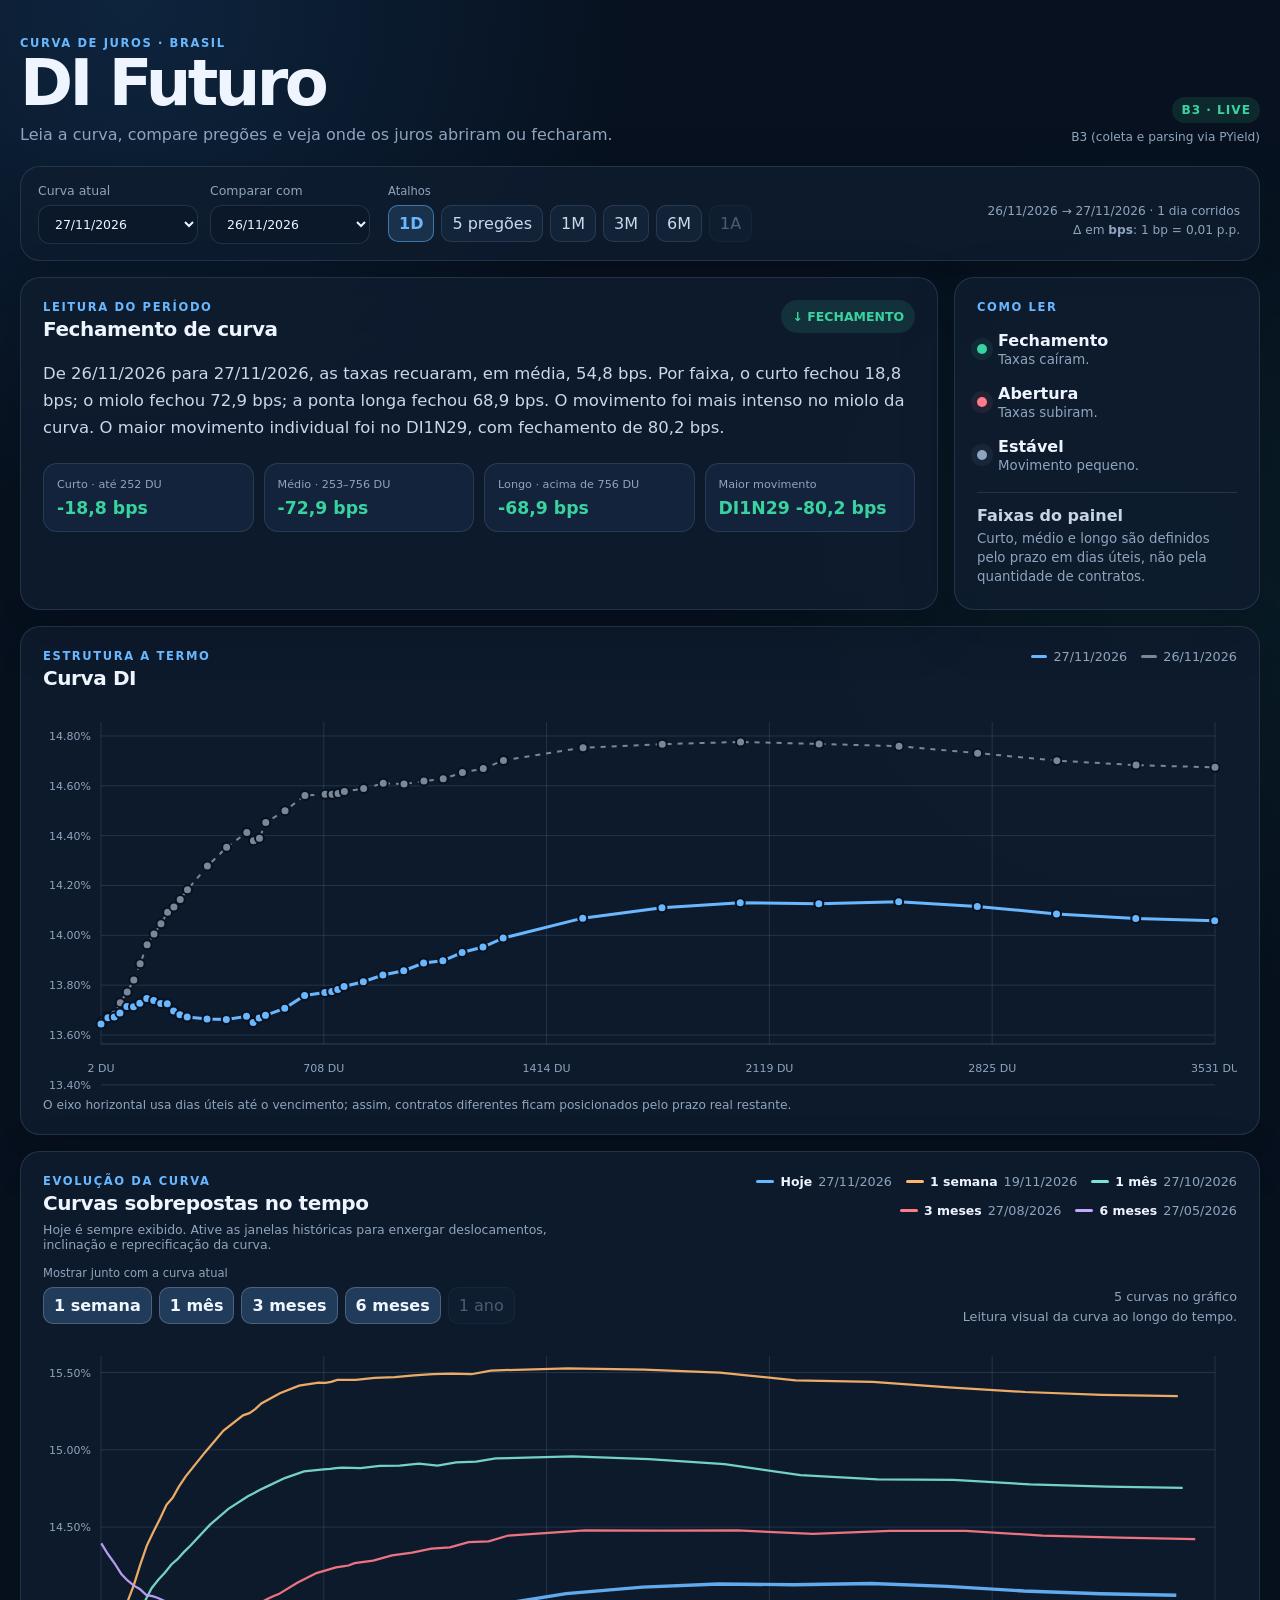
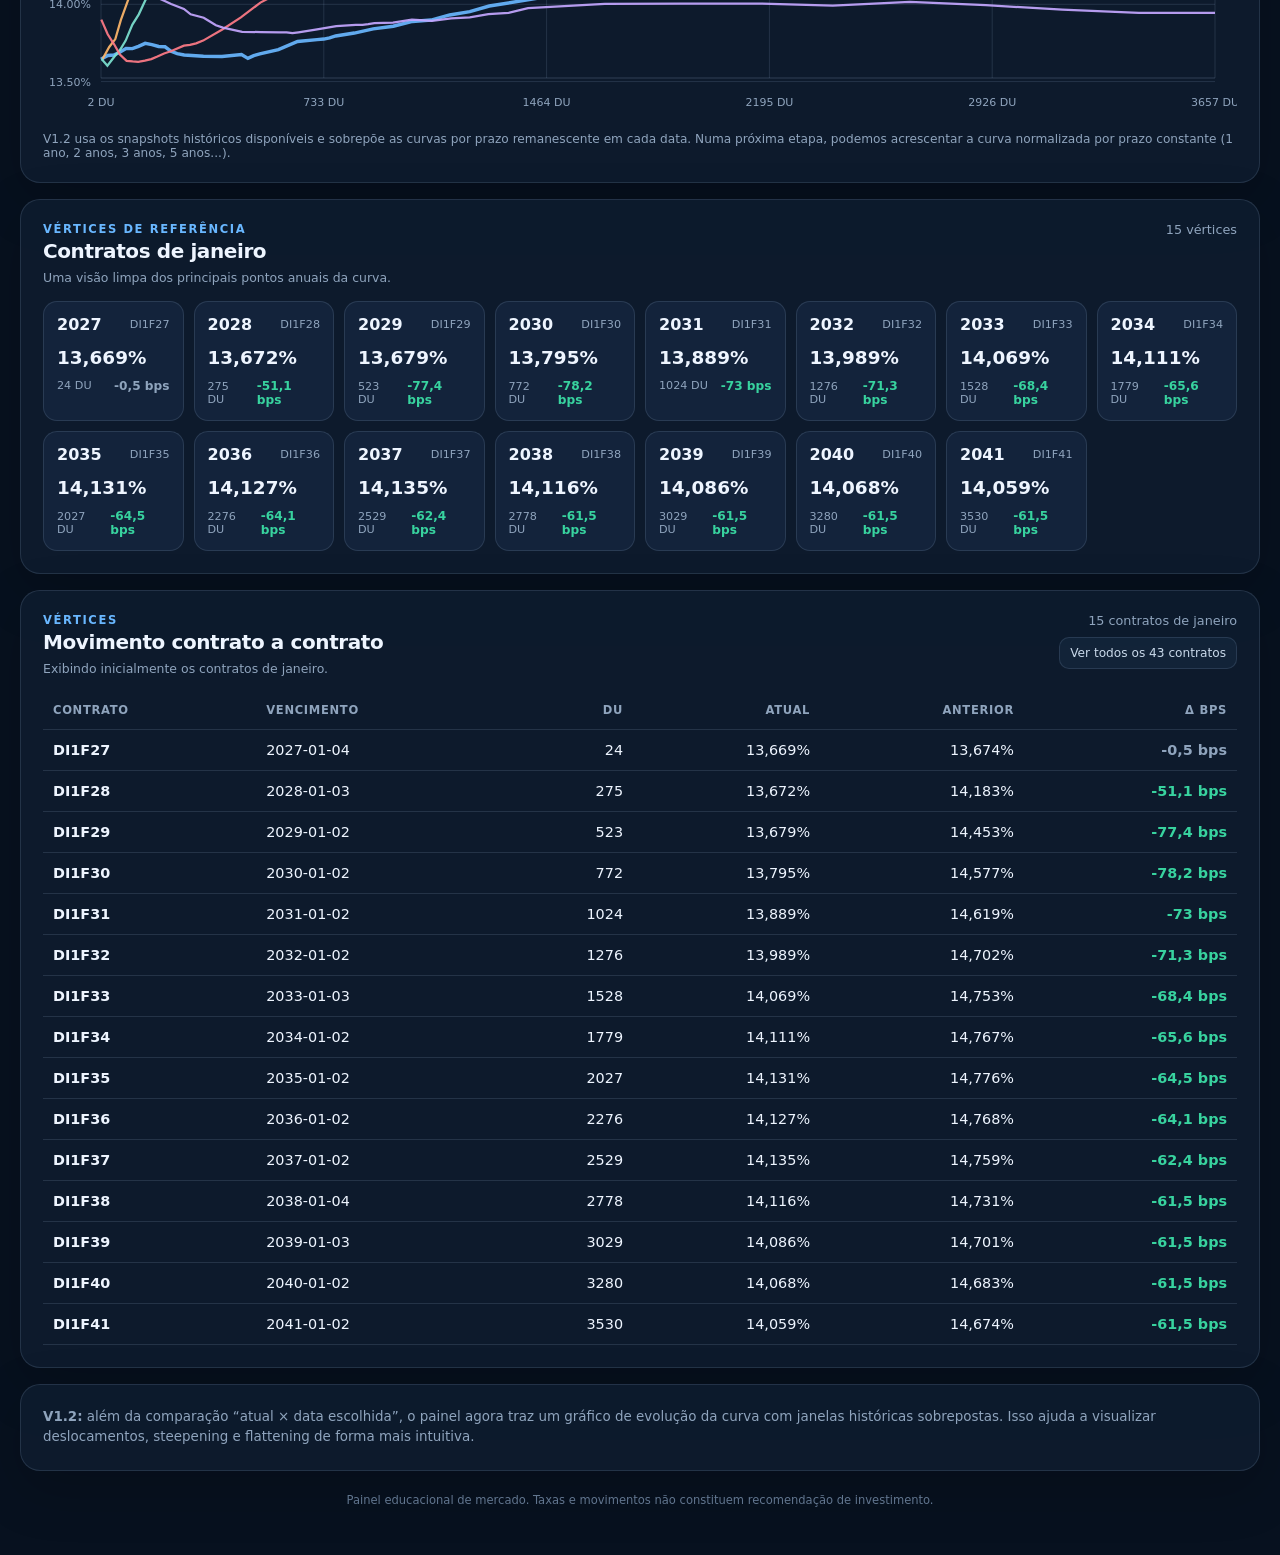
<file: index.html>
<!doctype html>
<html lang="pt-BR">
<head>
  <meta charset="utf-8">
  <meta name="viewport" content="width=device-width, initial-scale=1">
  <meta name="description" content="Painel didático de curva DI Futuro, movimentos em pontos-base e comparação entre pregões.">
  <title>Curva de Juros Brasil · DI Futuro</title>
  <link rel="stylesheet" href="css/style.css?v=1.2.0">
</head>
<body>
  <main class="shell">
    <header class="topbar">
      <div>
        <p class="eyebrow">CURVA DE JUROS · BRASIL</p>
        <h1>DI Futuro</h1>
        <p class="subtitle">Leia a curva, compare pregões e veja onde os juros abriram ou fecharam.</p>
      </div>
      <div class="sourceBox">
        <span id="modeBadge" class="badge">carregando</span>
        <span id="sourceText">—</span>
      </div>
    </header>

    <section class="controls panel">
      <div class="dateControls">
        <label>
          Curva atual
          <select id="currentDate"></select>
        </label>
        <label>
          Comparar com
          <select id="compareDate"></select>
        </label>
      </div>

      <div class="presetWrap">
        <span class="presetLabel">Atalhos</span>
        <div class="presetButtons" id="presetButtons">
          <button type="button" data-preset="1d">1D</button>
          <button type="button" data-preset="5d">5 pregões</button>
          <button type="button" data-preset="1m">1M</button>
          <button type="button" data-preset="3m">3M</button>
          <button type="button" data-preset="6m">6M</button>
          <button type="button" data-preset="1y">1A</button>
        </div>
      </div>

      <div class="controlHint">
        <span id="periodLabel">—</span>
        <span>Δ em <strong>bps</strong>: 1 bp = 0,01 p.p.</span>
      </div>
    </section>

    <section class="heroGrid">
      <article class="panel reading">
        <div class="panelHead">
          <div>
            <p class="eyebrow">LEITURA DO PERÍODO</p>
            <h2 id="movementTitle">—</h2>
          </div>
          <div id="movementPill" class="movementPill neutral">—</div>
        </div>
        <p id="movementText" class="readingText">Carregando as curvas…</p>
        <div class="metrics">
          <div>
            <span>Curto · até 252 DU</span>
            <strong id="shortMove">—</strong>
          </div>
          <div>
            <span>Médio · 253–756 DU</span>
            <strong id="midMove">—</strong>
          </div>
          <div>
            <span>Longo · acima de 756 DU</span>
            <strong id="longMove">—</strong>
          </div>
          <div>
            <span>Maior movimento</span>
            <strong id="largestMove">—</strong>
          </div>
        </div>
      </article>

      <article class="panel glossary">
        <p class="eyebrow">COMO LER</p>
        <div class="glossaryRow"><span class="dot down"></span><div><strong>Fechamento</strong><small>Taxas caíram.</small></div></div>
        <div class="glossaryRow"><span class="dot up"></span><div><strong>Abertura</strong><small>Taxas subiram.</small></div></div>
        <div class="glossaryRow"><span class="dot flat"></span><div><strong>Estável</strong><small>Movimento pequeno.</small></div></div>
        <div class="bucketHelp">
          <strong>Faixas do painel</strong>
          <small>Curto, médio e longo são definidos pelo prazo em dias úteis, não pela quantidade de contratos.</small>
        </div>
      </article>
    </section>

    <section class="panel chartPanel">
      <div class="panelHead">
        <div>
          <p class="eyebrow">ESTRUTURA A TERMO</p>
          <h2>Curva DI</h2>
        </div>
        <div id="legend" class="legend"></div>
      </div>
      <div id="chart" class="chart" aria-label="Gráfico da curva DI"></div>
      <p class="chartNote">O eixo horizontal usa dias úteis até o vencimento; assim, contratos diferentes ficam posicionados pelo prazo real restante.</p>
    </section>

    <section class="panel evolutionPanel">
      <div class="panelHead">
        <div>
          <p class="eyebrow">EVOLUÇÃO DA CURVA</p>
          <h2>Curvas sobrepostas no tempo</h2>
          <p class="sectionSubtitle">Hoje é sempre exibido. Ative as janelas históricas para enxergar deslocamentos, inclinação e reprecificação da curva.</p>
        </div>
        <div id="evolutionLegend" class="legend"></div>
      </div>

      <div class="evoControls">
        <div class="presetWrap">
          <span class="presetLabel">Mostrar junto com a curva atual</span>
          <div class="presetButtons evoButtons" id="evolutionButtons">
            <button type="button" data-evo="5d">1 semana</button>
            <button type="button" data-evo="1m">1 mês</button>
            <button type="button" data-evo="3m">3 meses</button>
            <button type="button" data-evo="6m">6 meses</button>
            <button type="button" data-evo="1y">1 ano</button>
          </div>
        </div>
        <div class="evoHint">
          <div id="evolutionCount" class="muted">—</div>
          <div class="muted">Leitura visual da curva ao longo do tempo.</div>
        </div>
      </div>

      <div id="evolutionChart" class="chart evolutionChart" aria-label="Gráfico de evolução histórica da curva DI"></div>
      <p class="chartNote">V1.2 usa os snapshots históricos disponíveis e sobrepõe as curvas por prazo remanescente em cada data. Numa próxima etapa, podemos acrescentar a curva normalizada por prazo constante (1 ano, 2 anos, 3 anos, 5 anos...).</p>
    </section>

    <section class="panel januaryPanel">
      <div class="panelHead">
        <div>
          <p class="eyebrow">VÉRTICES DE REFERÊNCIA</p>
          <h2>Contratos de janeiro</h2>
          <p class="sectionSubtitle">Uma visão limpa dos principais pontos anuais da curva.</p>
        </div>
        <div id="januaryCount" class="muted">—</div>
      </div>
      <div id="januaryGrid" class="januaryGrid"></div>
    </section>

    <section class="panel">
      <div class="panelHead">
        <div>
          <p class="eyebrow">VÉRTICES</p>
          <h2>Movimento contrato a contrato</h2>
          <p class="sectionSubtitle" id="tableModeText">Exibindo inicialmente os contratos de janeiro.</p>
        </div>
        <div class="tableActions">
          <div id="commonCount" class="muted">—</div>
          <button type="button" id="toggleTable" class="secondaryButton">Ver todos os contratos</button>
        </div>
      </div>
      <div class="tableWrap">
        <table>
          <thead>
            <tr>
              <th>Contrato</th>
              <th>Vencimento</th>
              <th>DU</th>
              <th>Atual</th>
              <th>Anterior</th>
              <th>Δ bps</th>
            </tr>
          </thead>
          <tbody id="curveTable"></tbody>
        </table>
      </div>
    </section>

    <section class="panel notePanel">
      <p><strong>V1.2:</strong> além da comparação “atual × data escolhida”, o painel agora traz um gráfico de evolução da curva com janelas históricas sobrepostas. Isso ajuda a visualizar deslocamentos, steepening e flattening de forma mais intuitiva.</p>
    </section>

    <footer>
      Painel educacional de mercado. Taxas e movimentos não constituem recomendação de investimento.
    </footer>
  </main>
  <script src="js/app.js?v=1.2.0" defer></script>
</body>
</html>
</file>
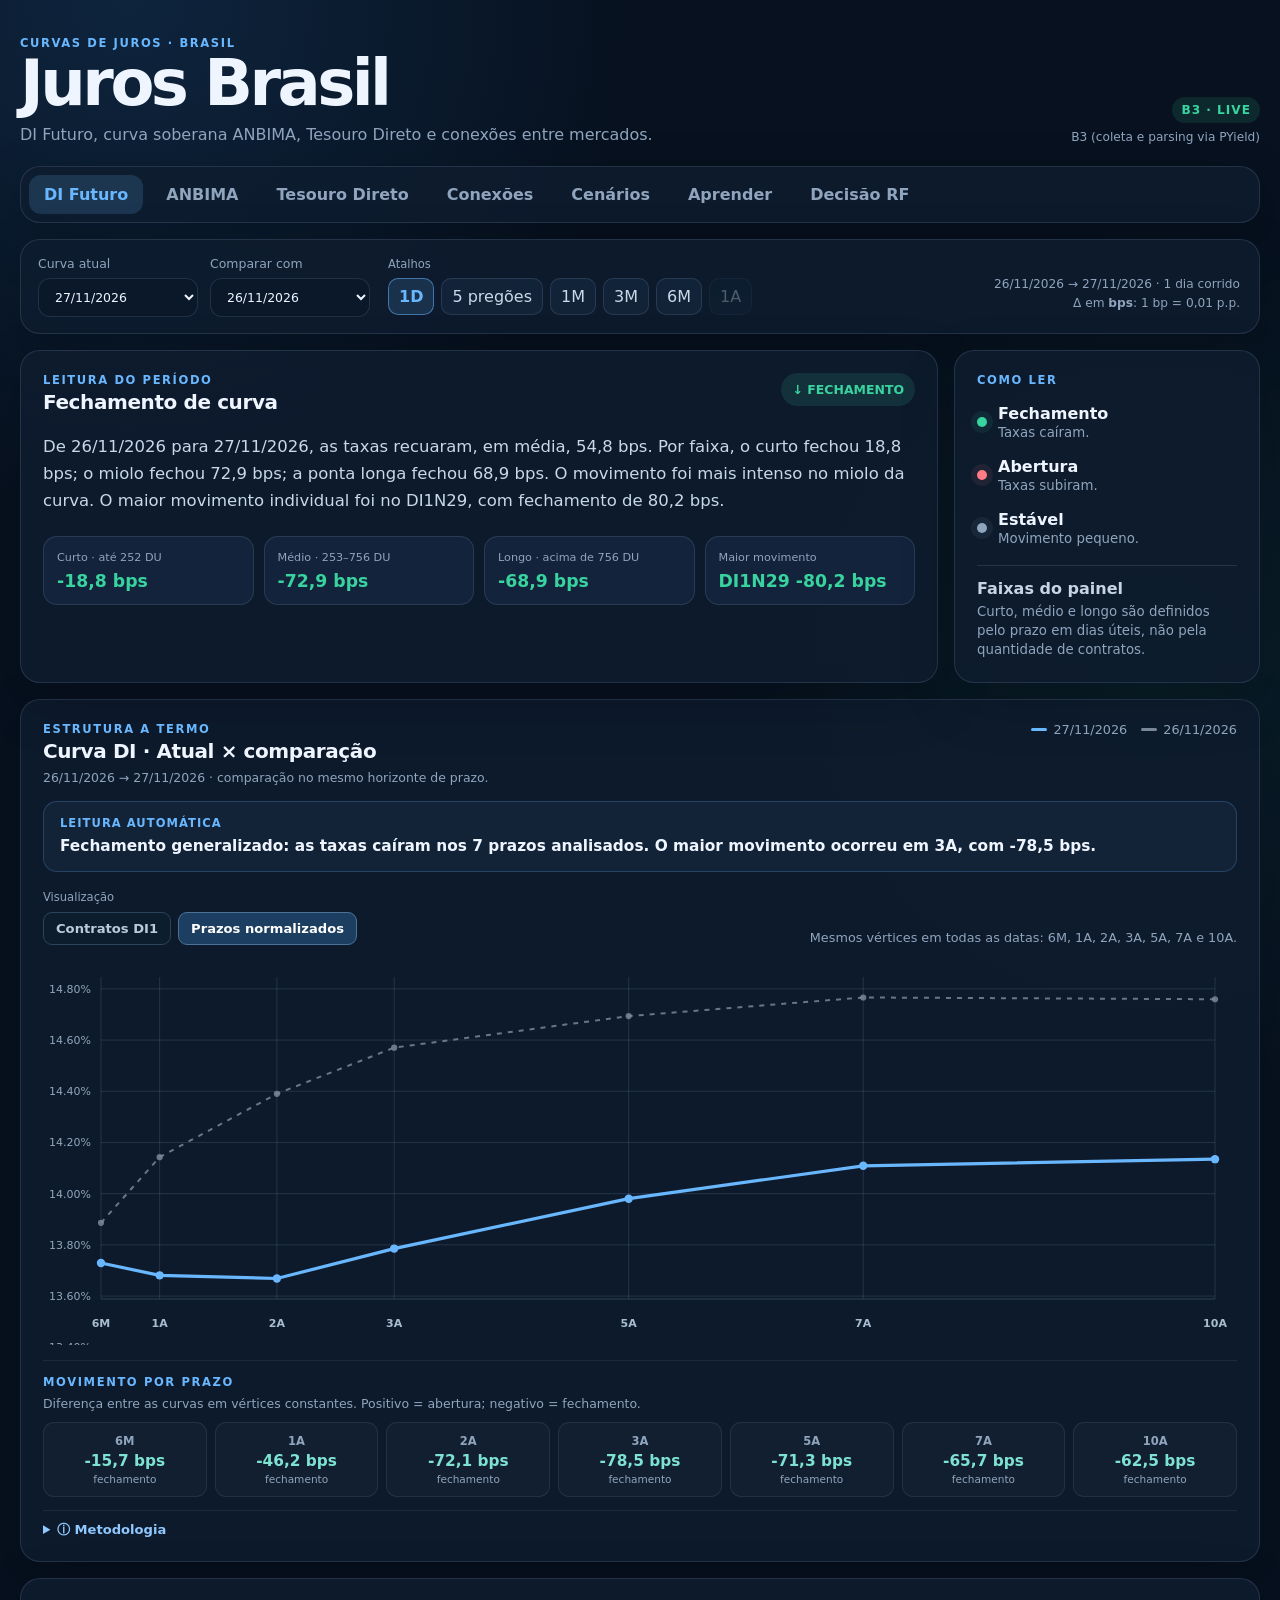
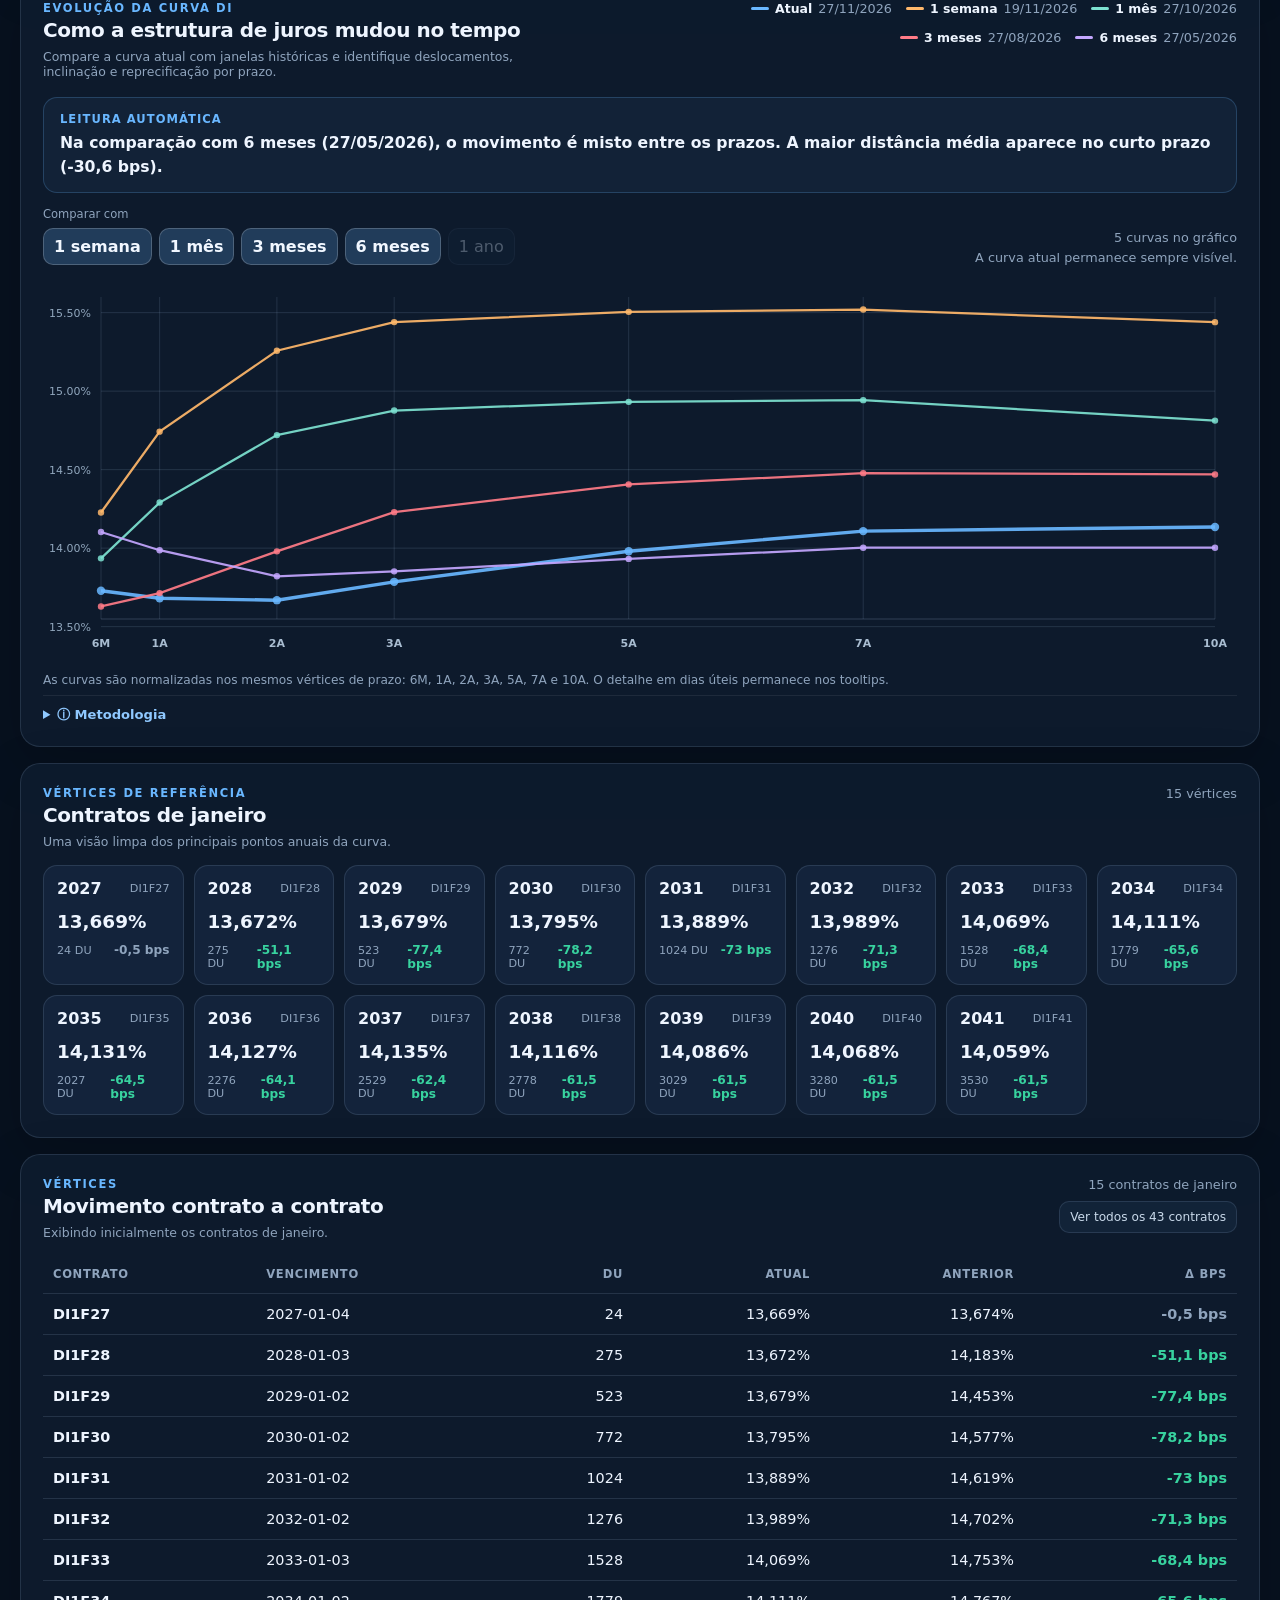
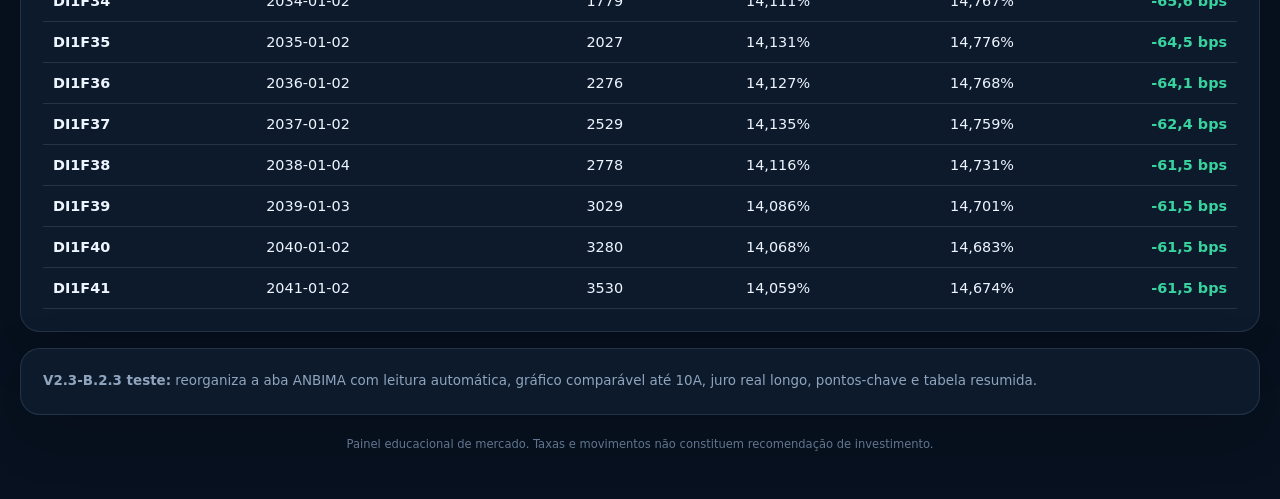
<file: v2.html>
<!doctype html>
<html lang="pt-BR">
<head>
  <meta charset="utf-8">
  <meta name="viewport" content="width=device-width, initial-scale=1">
  <meta name="description" content="Painel didático de curva DI Futuro, movimentos em pontos-base e comparação entre pregões.">
  <title>Juros Brasil · V2.3-B.2.3 Teste</title>
  <link rel="stylesheet" href="css/style.css?v=1.2.0">
  <link rel="stylesheet" href="css/v2.css?v=2.3.0">
  <link rel="stylesheet" href="css/evolution-v2.css?v=2.3.5">
  <link rel="stylesheet" href="css/term-structure-v2.css?v=2.3.7">
  <link rel="stylesheet" href="css/anbima-v2.css?v=2.3.9">
</head>
<body>
  <main class="shell">
    <header class="topbar">
      <div>
        <p class="eyebrow">CURVAS DE JUROS · BRASIL</p>
        <h1>Juros Brasil</h1>
        <p class="subtitle">DI Futuro, curva soberana ANBIMA, Tesouro Direto e conexões entre mercados.</p>
      </div>
      <div class="sourceBox">
        <span id="modeBadge" class="badge">carregando</span>
        <span id="sourceText">—</span>
      </div>
    </header>

    <nav class="mainTabs panel" aria-label="Áreas do painel">
      <button type="button" class="tabButton active" data-tab="di">DI Futuro</button>
      <button type="button" class="tabButton" data-tab="anbima">ANBIMA</button>
      <button type="button" class="tabButton" data-tab="tesouro">Tesouro Direto</button>
      <button type="button" class="tabButton" data-tab="conexoes">Conexões</button>
      <button type="button" class="tabButton scenarioTabButton" data-tab="cenarios">Cenários</button>
      <button type="button" class="tabButton" data-tab="aprender">Aprender</button>
      <button type="button" class="tabButton decisionTabButton" data-tab="decisao">Decisão RF</button>
    </nav>

    <div id="tab-di" class="tabPane active">
    <section class="controls panel">
      <div class="dateControls">
        <label>
          Curva atual
          <select id="currentDate"></select>
        </label>
        <label>
          Comparar com
          <select id="compareDate"></select>
        </label>
      </div>

      <div class="presetWrap">
        <span class="presetLabel">Atalhos</span>
        <div class="presetButtons" id="presetButtons">
          <button type="button" data-preset="1d">1D</button>
          <button type="button" data-preset="5d">5 pregões</button>
          <button type="button" data-preset="1m">1M</button>
          <button type="button" data-preset="3m">3M</button>
          <button type="button" data-preset="6m">6M</button>
          <button type="button" data-preset="1y">1A</button>
        </div>
      </div>

      <div class="controlHint">
        <span id="periodLabel">—</span>
        <span>Δ em <strong>bps</strong>: 1 bp = 0,01 p.p.</span>
      </div>
    </section>

    <section class="heroGrid">
      <article class="panel reading">
        <div class="panelHead">
          <div>
            <p class="eyebrow">LEITURA DO PERÍODO</p>
            <h2 id="movementTitle">—</h2>
          </div>
          <div id="movementPill" class="movementPill neutral">—</div>
        </div>
        <p id="movementText" class="readingText">Carregando as curvas…</p>
        <div class="metrics">
          <div>
            <span>Curto · até 252 DU</span>
            <strong id="shortMove">—</strong>
          </div>
          <div>
            <span>Médio · 253–756 DU</span>
            <strong id="midMove">—</strong>
          </div>
          <div>
            <span>Longo · acima de 756 DU</span>
            <strong id="longMove">—</strong>
          </div>
          <div>
            <span>Maior movimento</span>
            <strong id="largestMove">—</strong>
          </div>
        </div>
      </article>

      <article class="panel glossary">
        <p class="eyebrow">COMO LER</p>
        <div class="glossaryRow"><span class="dot down"></span><div><strong>Fechamento</strong><small>Taxas caíram.</small></div></div>
        <div class="glossaryRow"><span class="dot up"></span><div><strong>Abertura</strong><small>Taxas subiram.</small></div></div>
        <div class="glossaryRow"><span class="dot flat"></span><div><strong>Estável</strong><small>Movimento pequeno.</small></div></div>
        <div class="bucketHelp">
          <strong>Faixas do painel</strong>
          <small>Curto, médio e longo são definidos pelo prazo em dias úteis, não pela quantidade de contratos.</small>
        </div>
      </article>
    </section>

    <section class="panel chartPanel termStructurePanel">
      <div class="panelHead termStructureHead">
        <div>
          <p class="eyebrow">ESTRUTURA A TERMO</p>
          <h2>Curva DI · Atual × comparação</h2>
          <p id="termSubtitle" class="sectionSubtitle">Como as taxas mudaram entre os dois pregões selecionados.</p>
        </div>
        <div id="legend" class="legend"></div>
      </div>

      <div class="termInsight" role="status" aria-live="polite">
        <span>LEITURA AUTOMÁTICA</span>
        <strong id="termReading">Carregando a comparação da curva…</strong>
      </div>

      <div class="termToolbar">
        <div>
          <span class="presetLabel">Visualização</span>
          <div class="termViewToggle" role="group" aria-label="Visualização da curva DI">
            <button type="button" data-term-mode="contracts">Contratos DI1</button>
            <button type="button" class="active" data-term-mode="normalized">Prazos normalizados</button>
          </div>
        </div>
        <div id="termModeHint" class="muted">Mesmos vértices em todas as datas: 6M, 1A, 2A, 3A, 5A, 7A e 10A.</div>
      </div>

      <div id="chart" class="chart termStructureChart" aria-label="Gráfico da curva DI atual e de comparação"></div>

      <div class="termMoveBlock">
        <div>
          <p class="eyebrow">MOVIMENTO POR PRAZO</p>
          <p class="sectionSubtitle">Diferença entre as curvas em vértices constantes. Positivo = abertura; negativo = fechamento.</p>
        </div>
        <div id="termBpsGrid" class="termBpsGrid"></div>
      </div>

      <details class="methodologyDetails termMethodology">
        <summary>ⓘ Metodologia</summary>
        <p><strong>Contratos DI1</strong> preserva todos os vencimentos negociados e os posiciona pelo prazo remanescente real. <strong>Prazos normalizados</strong> compara 6M, 1A, 2A, 3A, 5A, 7A e 10A usando interpolação flat-forward no log do fator de desconto, em base 252 dias úteis. A interpolação ocorre somente entre contratos observados; não há extrapolação.</p>
      </details>
    </section>

    <section class="panel evolutionPanel evolutionPanelV2">
      <div class="panelHead evolutionHead">
        <div>
          <p class="eyebrow">EVOLUÇÃO DA CURVA DI</p>
          <h2>Como a estrutura de juros mudou no tempo</h2>
          <p class="sectionSubtitle">Compare a curva atual com janelas históricas e identifique deslocamentos, inclinação e reprecificação por prazo.</p>
        </div>
        <div id="evolutionLegend" class="legend evolutionLegendV2"></div>
      </div>

      <div class="evolutionInsight" role="status" aria-live="polite">
        <span>LEITURA AUTOMÁTICA</span>
        <strong id="evolutionReading">Carregando a comparação histórica…</strong>
      </div>

      <div class="evoControls evolutionControlsV2">
        <div class="presetWrap">
          <span class="presetLabel">Comparar com</span>
          <div class="presetButtons evoButtons" id="evolutionButtons">
            <button type="button" data-evo="5d">1 semana</button>
            <button type="button" data-evo="1m">1 mês</button>
            <button type="button" data-evo="3m">3 meses</button>
            <button type="button" data-evo="6m">6 meses</button>
            <button type="button" data-evo="1y">1 ano</button>
          </div>
        </div>
        <div class="evoHint">
          <div id="evolutionCount" class="muted">—</div>
          <div class="muted">A curva atual permanece sempre visível.</div>
        </div>
      </div>

      <div id="evolutionChart" class="chart evolutionChart evolutionChartV2" aria-label="Gráfico de evolução histórica da curva DI"></div>
      <p class="chartNote">As curvas são normalizadas nos mesmos vértices de prazo: 6M, 1A, 2A, 3A, 5A, 7A e 10A. O detalhe em dias úteis permanece nos tooltips.</p>

      <details class="methodologyDetails">
        <summary>ⓘ Metodologia</summary>
        <p>As curvas partem dos snapshots de contratos DI1 de cada pregão e são interpoladas apenas dentro da área observada para os vértices padronizados 6M, 1A, 2A, 3A, 5A, 7A e 10A. Assim, datas diferentes são comparadas nos mesmos prazos constantes. Não há extrapolação além da área disponível; a leitura é descritiva e não representa previsão.</p>
      </details>
    </section>

    <section class="panel januaryPanel">
      <div class="panelHead">
        <div>
          <p class="eyebrow">VÉRTICES DE REFERÊNCIA</p>
          <h2>Contratos de janeiro</h2>
          <p class="sectionSubtitle">Uma visão limpa dos principais pontos anuais da curva.</p>
        </div>
        <div id="januaryCount" class="muted">—</div>
      </div>
      <div id="januaryGrid" class="januaryGrid"></div>
    </section>

    <section class="panel">
      <div class="panelHead">
        <div>
          <p class="eyebrow">VÉRTICES</p>
          <h2>Movimento contrato a contrato</h2>
          <p class="sectionSubtitle" id="tableModeText">Exibindo inicialmente os contratos de janeiro.</p>
        </div>
        <div class="tableActions">
          <div id="commonCount" class="muted">—</div>
          <button type="button" id="toggleTable" class="secondaryButton">Ver todos os contratos</button>
        </div>
      </div>
      <div class="tableWrap">
        <table>
          <thead>
            <tr>
              <th>Contrato</th>
              <th>Vencimento</th>
              <th>DU</th>
              <th>Atual</th>
              <th>Anterior</th>
              <th>Δ bps</th>
            </tr>
          </thead>
          <tbody id="curveTable"></tbody>
        </table>
      </div>
    </section>

    </div>

    <div id="tab-anbima" class="tabPane">
      <section class="sectionIntro panel anbimaIntro">
        <div>
          <p class="eyebrow">CURVA SOBERANA · ANBIMA</p>
          <h2>ETTJ Prefixada, juro real e inflação implícita</h2>
          <p class="sectionSubtitle">Leia a curva nominal, a curva real e a inflação implícita no mesmo horizonte.</p>
        </div>
        <label class="inlineSelect">Data<select id="anbimaDate"></select></label>
      </section>

      <section class="panel anbimaReadingPanel">
        <div class="panelHead">
          <div>
            <p class="eyebrow">LEITURA DA CURVA</p>
            <h2>O que a estrutura está mostrando?</h2>
          </div>
          <div id="anbimaStatus" class="muted">—</div>
        </div>
        <p id="anbimaReading" class="readingText">Carregando a curva ANBIMA…</p>
      </section>

      <section class="panel marketStatus anbimaSnapshot">
        <div class="panelHead">
          <div>
            <p class="eyebrow">VÉRTICES PRINCIPAIS</p>
            <h2>Retrato da curva ANBIMA</h2>
            <p class="sectionSubtitle">Prazo primeiro; dias úteis ficam como referência técnica.</p>
          </div>
        </div>
        <div id="anbimaCards" class="marketCards anbimaCardsV2"></div>
      </section>

      <section class="panel chartPanel anbimaChartPanel">
        <div class="panelHead anbimaChartHead">
          <div>
            <p class="eyebrow">ESTRUTURA A TERMO</p>
            <h2 id="anbimaChartTitle">Comparável até 10A</h2>
            <p id="anbimaChartSubtitle" class="sectionSubtitle">Pré, juro real e inflação implícita no trecho em que as três séries coexistem.</p>
          </div>
          <div id="anbimaLegend" class="legend"></div>
        </div>

        <div class="anbimaToolbar">
          <div>
            <span class="presetLabel">Visualização</span>
            <div class="anbimaModeToggle" role="group" aria-label="Visualização da curva ANBIMA">
              <button type="button" class="active" data-anbima-mode="compare">Comparável até 10A</button>
              <button type="button" data-anbima-mode="real-long">Juro real longo</button>
            </div>
          </div>
          <div id="anbimaModeHint" class="muted">As três séries são comparadas somente até 10 anos.</div>
        </div>

        <div id="anbimaChart" class="chart anbimaChartV2"></div>
      </section>

      <section class="panel anbimaKeyPanel">
        <div class="panelHead">
          <div>
            <p class="eyebrow">PONTOS-CHAVE</p>
            <h2>Onde estão os principais níveis?</h2>
          </div>
        </div>
        <div id="anbimaKeyPoints" class="anbimaKeyPoints"></div>
      </section>

      <section class="panel anbimaTablePanel">
        <div class="panelHead">
          <div>
            <p class="eyebrow">ESTRUTURA A TERMO</p>
            <h2>Vértices da curva</h2>
            <p id="anbimaTableNote" class="sectionSubtitle">Exibindo os sete horizontes principais.</p>
          </div>
          <div class="tableActions">
            <div id="anbimaTableCount" class="muted">—</div>
            <button type="button" id="anbimaTableToggle" class="secondaryButton">Ver estrutura completa</button>
          </div>
        </div>
        <div class="tableWrap">
          <table>
            <thead>
              <tr><th>Prazo</th><th>DU</th><th>ETTJ Pré</th><th>Juro real</th><th>Inflação implícita</th></tr>
            </thead>
            <tbody id="anbimaTable"></tbody>
          </table>
        </div>
      </section>

      <section class="panel parameterPanel anbimaMethodPanel">
        <details class="anbimaMethodDetails">
          <summary>ⓘ Metodologia e parâmetros Svensson</summary>
          <div class="anbimaMethodBody">
            <p id="anbimaPrecision" class="sectionSubtitle"></p>
            <p class="sectionSubtitle">Os parâmetros abaixo descrevem o ajuste da estrutura a termo. Para leitura de mercado, os vértices e as curvas acima são a referência principal.</p>
            <div class="tableWrap">
              <table>
                <thead><tr><th>Curva</th><th>Beta 1</th><th>Beta 2</th><th>Beta 3</th><th>Beta 4</th><th>Lambda 1</th><th>Lambda 2</th></tr></thead>
                <tbody id="anbimaParams"></tbody>
              </table>
            </div>
          </div>
        </details>
      </section>
    </div>

    <div id="tab-tesouro" class="tabPane">
      <section class="sectionIntro panel"><div><p class="eyebrow">TÍTULOS PÚBLICOS · TESOURO DIRETO</p><h2>Taxas e preços dos títulos ofertados</h2><p class="sectionSubtitle">Fonte oficial do Tesouro Nacional.</p></div><label class="inlineSelect">Data<select id="tesouroDate"></select></label></section>
      <section id="tesouroPending" class="panel pendingPanel"><p class="eyebrow">PRIMEIRO TESTE</p><h2>Aguardando a primeira coleta do Tesouro Direto</h2><p>Depois de subir os arquivos, rode <strong>Actions → Atualizar Tesouro Direto → Run workflow</strong>. A aba será preenchida automaticamente.</p></section>
      <div id="tesouroContent" class="hidden"><section class="panel marketStatus"><div class="panelHead"><div><p class="eyebrow">MERCADO</p><h2>Taxas do Tesouro Direto</h2></div><div id="tesouroStatus" class="muted">—</div></div><div id="tesouroCards" class="marketCards"></div></section><section class="panel"><div class="panelHead"><div><p class="eyebrow">TÍTULOS</p><h2>Taxas e preços</h2></div></div><div class="tableWrap"><table><thead><tr><th>Título</th><th>Vencimento</th><th>Taxa compra</th><th>Preço compra</th><th>Taxa venda</th><th>Preço venda</th></tr></thead><tbody id="tesouroTable"></tbody></table></div></section></div>
    </div>

    <div id="tab-conexoes" class="tabPane">
      <section class="sectionIntro panel"><div><p class="eyebrow">CONEXÕES DE MERCADO</p><h2>DI Futuro × ETTJ Prefixada ANBIMA</h2><p class="sectionSubtitle">O DI é interpolado nos mesmos vértices da ANBIMA.</p></div><label class="inlineSelect">Data em comum<select id="connectionDate"></select></label></section>
      <section class="panel reading"><div class="panelHead"><div><p class="eyebrow">LEITURA DO BASIS</p><h2 id="basisTitle">—</h2></div><div id="basisStatus" class="muted">—</div></div><p id="basisText" class="readingText">Carregando…</p></section>
      <section class="panel chartPanel"><div class="panelHead"><div><p class="eyebrow">CURVAS NORMALIZADAS</p><h2>DI interpolado × ANBIMA Pré</h2></div><div id="connectionLegend" class="legend"></div></div><div id="connectionChart" class="chart"></div></section>
      <section class="panel"><div class="panelHead"><div><p class="eyebrow">BASIS</p><h2>ANBIMA Pré − DI</h2><p class="sectionSubtitle">Diferença em pontos-base; não representa spread de crédito.</p></div></div><div id="basisBars" class="basisBars"></div><div class="tableWrap"><table><thead><tr><th>Vértice</th><th>Prazo</th><th>DI interpolado</th><th>ANBIMA Pré</th><th>Basis</th></tr></thead><tbody id="basisTable"></tbody></table></div></section>
    </div>



    <div id="tab-cenarios" class="tabPane">
      <section class="sectionIntro panel scenarioIntro">
        <div>
          <p class="eyebrow">PASSADO × MERCADO</p>
          <h2>Cenários de referência</h2>
          <p class="sectionSubtitle">Compare CDI realizado em janelas históricas com a taxa equivalente e a trajetória forward implícita na curva DI atual.</p>
        </div>
        <div class="scenarioSelectors">
          <label class="inlineSelect">Data da curva<select id="scenarioDate"></select></label>
          <label class="inlineSelect">Base histórica
            <select id="scenarioRegime">
              <option value="full">Histórico completo · desde 1986</option>
              <option value="real">Plano Real · desde jul/1994</option>
              <option value="targets" selected>Regime de metas · desde jul/1999</option>
              <option value="recent">Histórico recente · desde 2005</option>
            </select>
          </label>
          <label class="inlineSelect">Horizonte
            <select id="scenarioHorizon">
              <option value="126">6 meses · 126 DU</option>
              <option value="252">1 ano · 252 DU</option>
              <option value="504">2 anos · 504 DU</option>
              <option value="756">3 anos · 756 DU</option>
              <option value="1260" selected>5 anos · 1.260 DU</option>
              <option value="1764">7 anos · 1.764 DU</option>
              <option value="2520">10 anos · 2.520 DU</option>
            </select>
          </label>
        </div>
      </section>

      <section id="cdiPending" class="panel pendingPanel">
        <p class="eyebrow">CDI HISTÓRICO</p>
        <h2>Aguardando a primeira coleta do Banco Central</h2>
        <p>Depois de subir os arquivos, rode <strong>Actions → Atualizar CDI histórico → Run workflow</strong>. O workflow criará <code>data/cdi/index.json</code> e esta área será preenchida automaticamente.</p>
      </section>

      <div id="scenarioContent" class="hidden">
        <section class="panel scenarioSnapshot">
          <div class="panelHead">
            <div>
              <p class="eyebrow">CENÁRIOS DE REFERÊNCIA</p>
              <h2 id="scenarioTitle">—</h2>
              <p class="sectionSubtitle">Histórico é realizado; curva DI é preço de mercado hoje. A base histórica selecionada filtra apenas janelas inteiramente contidas no regime. Nenhum dos dois é previsão garantida.</p>
            </div>
            <div id="scenarioStatus" class="muted">—</div>
          </div>
          <div id="scenarioCards" class="scenarioCards"></div>
          <div id="scenarioReading" class="rfReading"></div>
        </section>

        <section class="panel scenarioForwardPanel">
          <div class="panelHead">
            <div>
              <p class="eyebrow">TRAJETÓRIA IMPLÍCITA</p>
              <h2>Como a curva chega à taxa equivalente?</h2>
              <p class="sectionSubtitle">Forward anual equivalente de cada trecho, extraído dos fatores de desconto da curva DI interpolada.</p>
            </div>
          </div>
          <div class="tableWrap">
            <table>
              <thead><tr><th>Trecho</th><th>DU do trecho</th><th>Forward implícito</th><th>Taxa zero no fim</th></tr></thead>
              <tbody id="scenarioForwardTable"></tbody>
            </table>
          </div>
          <p class="modelNote">A composição dos forwards reproduz a taxa equivalente do horizonte. Para produtos a % do CDI, a V2.3-A aplica o percentual em cada trecho da trajetória, em vez de repetir uma única taxa por todo o período.</p>
        </section>

        <section class="panel scenarioHistoryPanel">
          <div class="panelHead">
            <div>
              <p class="eyebrow">HISTÓRICO</p>
              <h2 id="scenarioHistoryTitle">CDI equivalente em janelas móveis</h2>
              <p class="sectionSubtitle">Cada ponto responde: “qual foi a taxa anual equivalente do CDI nos N dias úteis terminados nesta data?”.</p>
            </div>
          </div>
          <div id="scenarioHistoryChart" class="historyChartCompact scenarioHistoryChart"></div>
        </section>

        <section class="panel scenarioMatrixPanel">
          <div class="panelHead">
            <div>
              <p class="eyebrow">VISÃO COMPLETA</p>
              <h2>Todos os horizontes</h2>
              <p class="sectionSubtitle">Última janela realizada, distribuição histórica e referência da curva DI na data selecionada.</p>
            </div>
          </div>
          <div class="tableWrap">
            <table>
              <thead><tr><th>Horizonte</th><th>Última janela</th><th>P25</th><th>Mediana</th><th>P75</th><th>Mínima</th><th>Máxima</th><th>Curva DI</th><th>DI − mediana</th></tr></thead>
              <tbody id="scenarioMatrix"></tbody>
            </table>
          </div>
        </section>
      </div>

      <section class="panel scenarioNext">
        <div>
          <p class="eyebrow">PRÓXIMA CAMADA · V2.4</p>
          <h2>Boletim Focus</h2>
          <p>Na próxima etapa, Selic e IPCA do Focus entram como trajetória de consenso, respeitando o fato de que a Selic publicada no Focus é uma expectativa de fim de período e não um “CDI médio” pronto.</p>
        </div>
      </section>
    </div>

    <div id="tab-aprender" class="tabPane">
      <section class="sectionIntro panel learnIntro">
        <div>
          <p class="eyebrow">GUIA PRÁTICO</p>
          <h2>Da curva para a decisão</h2>
          <p class="sectionSubtitle">Uma leitura simples para conectar DI, ANBIMA, renda fixa, fundos e ativos de risco.</p>
        </div>
        <div class="learnBadge">educacional · sem recomendação automática</div>
      </section>

      <section class="panel">
        <div class="panelHead">
          <div>
            <p class="eyebrow">CURVA EM 60 SEGUNDOS</p>
            <h2>O que está mexendo?</h2>
          </div>
        </div>
        <div class="learningSteps">
          <article class="learnStep"><span>1</span><div><strong>DI futuro</strong><p>É uma referência negociada para juros DI em prazos futuros. Taxa para cima = abertura; taxa para baixo = fechamento.</p></div></article>
          <article class="learnStep"><span>2</span><div><strong>Onde mexeu?</strong><p>Curto, miolo e longo podem andar de formas diferentes. Isso ajuda a separar política monetária próxima de prêmio de prazo.</p></div></article>
          <article class="learnStep"><span>3</span><div><strong>Pré ou pós?</strong><p>O pós acompanha o CDI realizado; o prefixado trava uma taxa nominal; o IPCA+ trava uma taxa real sobre a inflação.</p></div></article>
          <article class="learnStep"><span>4</span><div><strong>Marcação a mercado</strong><p>Quanto maior a duration, maior tende a ser a sensibilidade do preço a mudanças na curva, mantendo as demais variáveis constantes.</p></div></article>
        </div>
      </section>

      <section class="panel impactPanel">
        <div class="panelHead">
          <div>
            <p class="eyebrow">MAPA DE IMPACTOS</p>
            <h2>Se a curva mexer, o que observar?</h2>
            <p class="sectionSubtitle">Relações direcionais típicas, não regras fixas.</p>
          </div>
        </div>
        <div class="impactGrid">
          <article class="impactCard">
            <div class="impactHead up"><span>↑</span><strong>Curva abre</strong></div>
            <ul>
              <li><b>Novos prefixados:</b> tendem a aparecer com taxas maiores.</li>
              <li><b>Prefixados já emitidos / fundos de duration:</b> preços podem sofrer.</li>
              <li><b>Bolsa e IFIX:</b> taxa de desconto maior pode pressionar valuation.</li>
              <li><b>Pós-CDI:</b> continua dependendo do CDI efetivamente realizado.</li>
            </ul>
          </article>
          <article class="impactCard">
            <div class="impactHead down"><span>↓</span><strong>Curva fecha</strong></div>
            <ul>
              <li><b>Novos prefixados:</b> tendem a vir com taxas menores.</li>
              <li><b>Prefixados já emitidos / fundos de duration:</b> podem se beneficiar da marcação.</li>
              <li><b>Bolsa e IFIX:</b> menor taxa de desconto pode ajudar valuation.</li>
              <li><b>Pós-CDI:</b> pode perder atratividade relativa se o CDI realizado cair.</li>
            </ul>
          </article>
          <article class="impactCard">
            <div class="impactHead real"><span>π</span><strong>Juro real / inflação</strong></div>
            <ul>
              <li><b>ETTJ IPCA:</b> ajuda a enxergar o juro real exigido pelo mercado.</li>
              <li><b>Inflação implícita:</b> liga curva nominal e curva real.</li>
              <li><b>LCI IPCA+:</b> compare a taxa real contratada com a curva real do mesmo prazo.</li>
              <li><b>Prazo longo:</b> pequenas mudanças de taxa podem gerar grande oscilação de preço.</li>
            </ul>
          </article>
        </div>
      </section>

      <section class="panel fundGuide">
        <div class="panelHead">
          <div>
            <p class="eyebrow">FUNDOS DE INVESTIMENTO</p>
            <h2>Como a curva chega até o fundo?</h2>
          </div>
        </div>
        <div class="fundMap">
          <div><strong>DI / Selic</strong><span>Fundos muito curtos / caixa</span><p>Menor sensibilidade à ponta longa; o resultado tende a acompanhar mais de perto a taxa realizada, descontadas taxas e demais posições.</p></div>
          <div><strong>Pré / duration</strong><span>Renda fixa ativa</span><p>Fechamento de curva pode gerar marcação positiva; abertura pode pressionar. O tamanho do efeito depende da duration e das posições.</p></div>
          <div><strong>IPCA+</strong><span>Inflação / IMA-B</span><p>Juro real é central. Fundos longos podem oscilar bastante mesmo com proteção inflacionária no horizonte.</p></div>
          <div><strong>Crédito</strong><span>Spread + curva</span><p>Além dos juros, entra o spread de crédito. Curva e percepção de risco podem se mover ao mesmo tempo ou em direções diferentes.</p></div>
        </div>
      </section>

      <section class="panel correlationPreview">
        <div>
          <p class="eyebrow">PRÓXIMA CAMADA</p>
          <h2>Juros futuros × Bolsa × IFIX</h2>
          <p>O próximo módulo pode calcular correlação móvel entre variações do DI 2A/5A/10A e retornos de Ibovespa/IFIX. A ideia é medir o que aconteceu em cada janela, em vez de assumir que “juros caem = bolsa sobe” sempre.</p>
        </div>
        <div class="correlationMock">
          <span>DI 5A × IBOV</span><strong>correlação móvel</strong><small>20 · 60 · 120 pregões</small>
        </div>
      </section>
    </div>

    <div id="tab-decisao" class="tabPane">
      <section class="sectionIntro panel decisionIntro">
        <div>
          <p class="eyebrow">DECISÃO DE RENDA FIXA</p>
          <h2>LCI Pós × Pré × IPCA+</h2>
          <p class="sectionSubtitle">Compare cenários, pontos de equilíbrio e referências de mercado. A ferramenta não substitui suitability, liquidez, risco de crédito ou condições da emissão.</p>
        </div>
        <label class="inlineSelect">Data de referência<select id="decisionDate"></select></label>
      </section>

      <section class="panel decisionFormPanel">
        <div class="panelHead">
          <div>
            <p class="eyebrow">ENTRADAS</p>
            <h2>Condições disponíveis para o cliente</h2>
          </div>
          <label class="inlineSelect">Cenário de projeção
            <select id="rfScenarioMode">
              <option value="market" selected>Mercado · DI + ANBIMA</option>
              <option value="custom">Personalizado</option>
            </select>
          </label>
        </div>

        <div class="decisionInputs">
          <label>Valor da aplicação
            <div class="inputPrefix"><span>R$</span><input id="rfAmount" type="number" min="1000" step="1000" value="100000"></div>
          </label>
          <label>Horizonte
            <select id="rfHorizon">
              <option value="126">6 meses · 126 DU</option>
              <option value="252" selected>1 ano · 252 DU</option>
              <option value="504">2 anos · 504 DU</option>
              <option value="756">3 anos · 756 DU</option>
              <option value="1260">5 anos · 1.260 DU</option>
              <option value="1764">7 anos · 1.764 DU</option>
              <option value="2520">10 anos · 2.520 DU</option>
            </select>
          </label>
          <label>LCI Pós
            <div class="inputSuffix"><input id="rfPctCdi" type="number" min="1" max="150" step="0.01" value="90"><span>% do CDI</span></div>
          </label>
          <label>LCI Pré
            <div class="inputSuffix"><input id="rfPre" type="number" min="0" max="50" step="0.01" value="13.08"><span>% a.a.</span></div>
          </label>
          <label>LCI IPCA+
            <div class="inputSuffix"><input id="rfIpcaSpread" type="number" min="0" max="30" step="0.01" value="7.00"><span>% a.a.</span></div>
          </label>
          <label>CDI equivalente · cenário
            <div class="inputSuffix"><input id="rfCdiScenario" type="number" min="0" max="50" step="0.01" value="13.90"><span>% a.a.</span></div>
          </label>
          <label>IPCA equivalente · cenário
            <div class="inputSuffix"><input id="rfIpcaScenario" type="number" min="-5" max="30" step="0.01" value="5.00"><span>% a.a.</span></div>
          </label>
        </div>
        <p class="decisionHint">Escolha explicitamente o cenário usado no cálculo. Em <strong>Mercado · DI + ANBIMA</strong>, CDI e IPCA são preenchidos pelas curvas e ficam bloqueados para edição. Em <strong>Personalizado</strong>, os dois campos são liberados para você informar suas próprias premissas. Curva não é previsão.</p>
        <div id="rfScenarioSource" class="rfReading"></div>
      </section>

      <section class="panel marketReferencePanel">
        <div class="panelHead">
          <div>
            <p class="eyebrow">REFERÊNCIAS DE MERCADO</p>
            <h2 id="rfReferenceTitle">Mesmo prazo · —</h2>
          </div>
          <div id="rfReferenceStatus" class="muted">—</div>
        </div>
        <div id="rfReferenceCards" class="rfReferenceCards"></div>
      </section>

      <section class="panel decisionHistoryPanel">
        <div class="panelHead">
          <div>
            <p class="eyebrow">CONTEXTO HISTÓRICO</p>
            <h2 id="rfHistoryTitle">CDI realizado × curva atual · —</h2>
            <p class="sectionSubtitle">Posicione a referência DI atual dentro da distribuição histórica do mesmo horizonte. O histórico é contexto, não previsão.</p>
          </div>
          <label class="inlineSelect">Base histórica
            <select id="decisionHistoryRegime">
              <option value="full">Histórico completo · desde 1986</option>
              <option value="real">Plano Real · desde jul/1994</option>
              <option value="targets" selected>Regime de metas · desde jul/1999</option>
              <option value="recent">Histórico recente · desde 2005</option>
            </select>
          </label>
        </div>
        <div id="rfHistoryCards" class="rfReferenceCards"></div>
        <div id="rfHistoryReading" class="rfReading"></div>
      </section>

      <section class="panel">
        <div class="panelHead">
          <div>
            <p class="eyebrow">RESULTADO DO CENÁRIO</p>
            <h2>Quanto cada estrutura entrega no modelo?</h2>
          </div>
        </div>
        <div id="rfProductCards" class="rfProductCards"></div>
        <div id="rfScenarioReading" class="rfReading"></div>
      </section>

      <section class="decisionSplit">
        <section class="panel">
          <div class="panelHead"><div><p class="eyebrow">PONTOS DE EQUILÍBRIO</p><h2>Quando uma estrutura empata com a outra?</h2></div></div>
          <div id="rfBreakevens" class="breakevenGrid"></div>
        </section>
        <section class="panel">
          <div class="panelHead"><div><p class="eyebrow">ANTES DE ORIENTAR</p><h2>Checklist do atendimento</h2></div></div>
          <div class="clientChecklist">
            <label><input type="checkbox"> Horizonte do recurso está claro?</label>
            <label><input type="checkbox"> A carência/liquidez é compatível?</label>
            <label><input type="checkbox"> Concentração por emissor/FGC foi avaliada?</label>
            <label><input type="checkbox"> Cliente entende pré, pós e IPCA+?</label>
            <label><input type="checkbox"> Cenário é compatível com o perfil e objetivo?</label>
          </div>
        </section>
      </section>

      <section class="panel decisionFootnote">
        <p><strong>Importante:</strong> LCI para pessoa física é tratada aqui como isenta de IR sobre os rendimentos. O comparador não considera resgate antecipado, mercado secundário, custos, risco de crédito, reinvestimento, mudanças tributárias futuras nem particularidades contratuais. Confira sempre as condições da emissão.</p>
      </section>
    </div>

    <section class="panel notePanel">
      <p><strong>V2.3-B.2.3 teste:</strong> reorganiza a aba ANBIMA com leitura automática, gráfico comparável até 10A, juro real longo, pontos-chave e tabela resumida.</p>
    </section>

    <footer>
      Painel educacional de mercado. Taxas e movimentos não constituem recomendação de investimento.
    </footer>
  </main>
  <script src="js/app.js?v=1.2.0" defer></script>
  <script src="js/evolution-v2.js?v=2.3.6" defer></script>
  <script src="js/term-structure-v2.js?v=2.3.8" defer></script>
  <script src="js/market.js?v=2.3.4" defer></script>
  <script src="js/anbima-v2.js?v=2.3.9" defer></script>
</body>
</html>
</file>
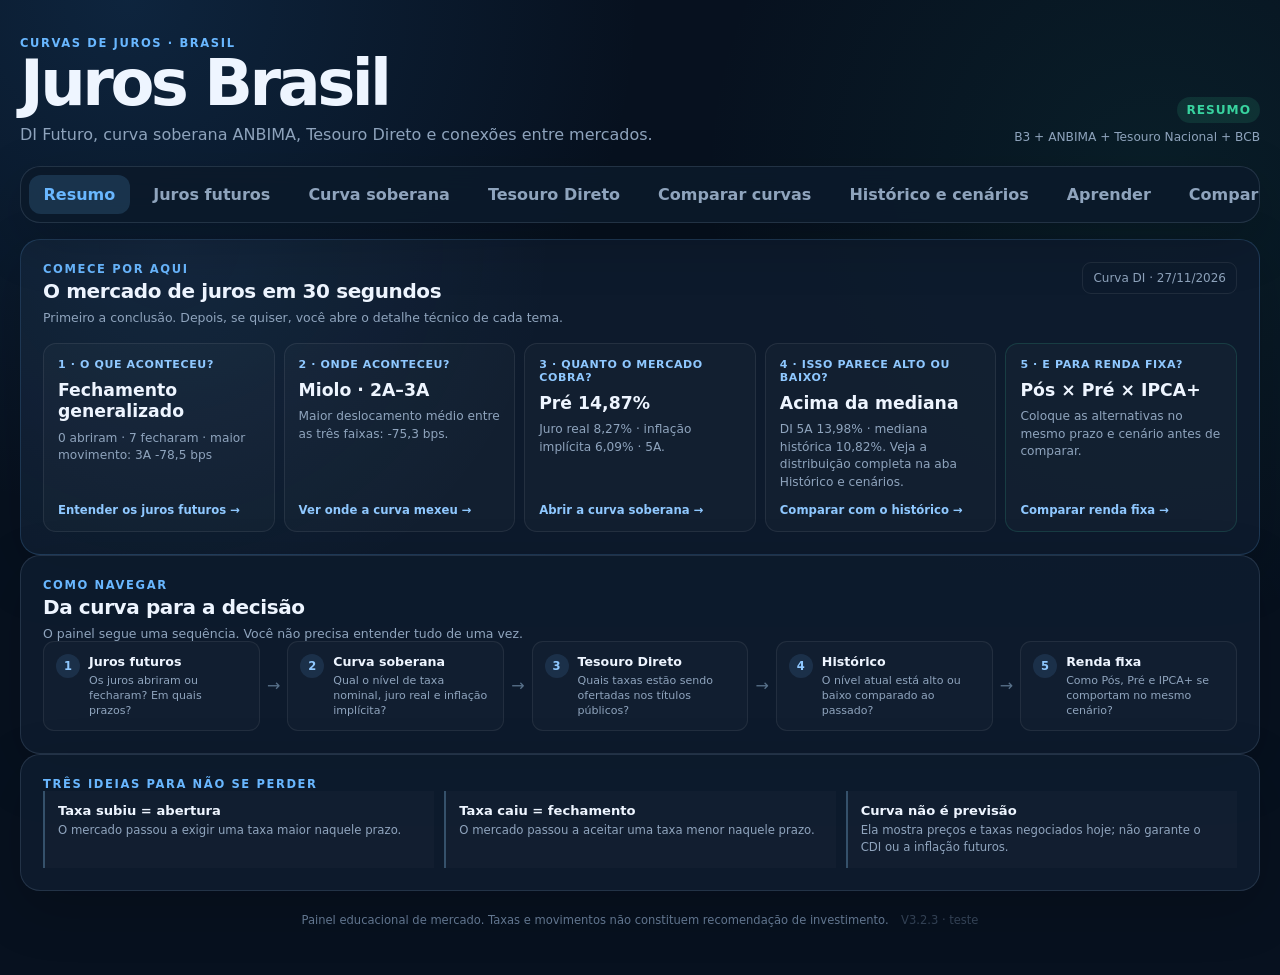
<file: v3.html>
<!doctype html>
<html lang="pt-BR">
<head>
  <meta charset="utf-8">
  <meta name="viewport" content="width=device-width, initial-scale=1">
  <meta name="description" content="Painel didático de curva DI Futuro, movimentos em pontos-base e comparação entre pregões.">
  <title>Juros Brasil · V3.2.3 Teste</title>
  <link rel="stylesheet" href="css/style.css?v=1.2.0">
  <link rel="stylesheet" href="css/v2.css?v=2.3.0">
  <link rel="stylesheet" href="css/evolution-v2.css?v=2.3.5">
  <link rel="stylesheet" href="css/term-structure-v2.css?v=2.3.7">
  <link rel="stylesheet" href="css/anbima-v2.css?v=2.3.9">
  <link rel="stylesheet" href="css/v3.css?v=3.2.3">
</head>
<body>
  <main class="shell">
    <header class="topbar">
      <div>
        <p class="eyebrow">CURVAS DE JUROS · BRASIL</p>
        <h1>Juros Brasil</h1>
        <p class="subtitle">DI Futuro, curva soberana ANBIMA, Tesouro Direto e conexões entre mercados.</p>
      </div>
      <div class="sourceBox">
        <span id="modeBadge" class="badge">carregando</span>
        <span id="sourceText">—</span>
      </div>
    </header>

    <nav class="mainTabs panel" aria-label="Áreas do painel">
      <button type="button" class="tabButton active" data-tab="resumo">Resumo</button>
      <button type="button" class="tabButton" data-tab="di">Juros futuros</button>
      <button type="button" class="tabButton" data-tab="anbima">Curva soberana</button>
      <button type="button" class="tabButton" data-tab="tesouro">Tesouro Direto</button>
      <button type="button" class="tabButton" data-tab="conexoes">Comparar curvas</button>
      <button type="button" class="tabButton scenarioTabButton" data-tab="cenarios">Histórico e cenários</button>
      <button type="button" class="tabButton" data-tab="aprender">Aprender</button>
      <button type="button" class="tabButton decisionTabButton" data-tab="decisao">Comparar renda fixa</button>

      <div class="v31ModeSwitch" aria-label="Nível de detalhe do painel">
        <span>Modo</span>
        <button type="button" class="active" data-v31-mode="essential">Essencial</button>
        <button type="button" data-v31-mode="technical">Técnico</button>
      </div>
    </nav>


    <div id="tab-resumo" class="tabPane active">
      <section class="panel v31SummaryHero">
        <div class="v31SummaryTop">
          <div>
            <p class="eyebrow">COMECE POR AQUI</p>
            <h2>O mercado de juros em 30 segundos</h2>
            <p class="sectionSubtitle">Primeiro a conclusão. Depois, se quiser, você abre o detalhe técnico de cada tema.</p>
          </div>
          <div id="v31SummaryDate" class="v31SummaryDate">Carregando dados…</div>
        </div>

        <div class="v31SummaryGrid">
          <article class="v31SummaryCard" data-v31-goto="di">
            <span>1 · O que aconteceu?</span>
            <strong id="v31MoveMain">Carregando…</strong>
            <small id="v31MoveMeta">Comparando o último pregão com o anterior.</small>
            <button type="button">Entender os juros futuros →</button>
          </article>

          <article class="v31SummaryCard" data-v31-goto="di">
            <span>2 · Onde aconteceu?</span>
            <strong id="v31WhereMain">Carregando…</strong>
            <small id="v31WhereMeta">Curto, miolo e longo usam os mesmos prazos constantes.</small>
            <button type="button">Ver onde a curva mexeu →</button>
          </article>

          <article class="v31SummaryCard" data-v31-goto="anbima">
            <span>3 · Quanto o mercado cobra?</span>
            <strong id="v31SovMain">Carregando…</strong>
            <small id="v31SovMeta">Pré, juro real e inflação implícita no mesmo prazo.</small>
            <button type="button">Abrir a curva soberana →</button>
          </article>

          <article class="v31SummaryCard" data-v31-goto="cenarios">
            <span>4 · Isso parece alto ou baixo?</span>
            <strong id="v31HistoryMain">Contexto histórico</strong>
            <small id="v31HistoryMeta">Compare o nível atual com P25, mediana e P75 do mesmo horizonte.</small>
            <button type="button">Comparar com o histórico →</button>
          </article>

          <article class="v31SummaryCard v31SummaryCardDecision" data-v31-goto="decisao">
            <span>5 · E para renda fixa?</span>
            <strong>Pós × Pré × IPCA+</strong>
            <small>Coloque as alternativas no mesmo prazo e cenário antes de comparar.</small>
            <button type="button">Comparar renda fixa →</button>
          </article>
        </div>
      </section>

      <section class="panel v31StoryPanel">
        <div class="panelHead">
          <div>
            <p class="eyebrow">COMO NAVEGAR</p>
            <h2>Da curva para a decisão</h2>
            <p class="sectionSubtitle">O painel segue uma sequência. Você não precisa entender tudo de uma vez.</p>
          </div>
        </div>

        <div class="v31StoryFlow">
          <button type="button" data-v31-goto="di">
            <b>1</b><span><strong>Juros futuros</strong><small>Os juros abriram ou fecharam? Em quais prazos?</small></span>
          </button>
          <i>→</i>
          <button type="button" data-v31-goto="anbima">
            <b>2</b><span><strong>Curva soberana</strong><small>Qual o nível de taxa nominal, juro real e inflação implícita?</small></span>
          </button>
          <i>→</i>
          <button type="button" data-v31-goto="tesouro">
            <b>3</b><span><strong>Tesouro Direto</strong><small>Quais taxas estão sendo ofertadas nos títulos públicos?</small></span>
          </button>
          <i>→</i>
          <button type="button" data-v31-goto="cenarios">
            <b>4</b><span><strong>Histórico</strong><small>O nível atual está alto ou baixo comparado ao passado?</small></span>
          </button>
          <i>→</i>
          <button type="button" data-v31-goto="decisao">
            <b>5</b><span><strong>Renda fixa</strong><small>Como Pós, Pré e IPCA+ se comportam no mesmo cenário?</small></span>
          </button>
        </div>
      </section>

      <section class="panel v31LegendPanel">
        <p class="eyebrow">TRÊS IDEIAS PARA NÃO SE PERDER</p>
        <div class="v31LegendGrid">
          <div><strong>Taxa subiu = abertura</strong><span>O mercado passou a exigir uma taxa maior naquele prazo.</span></div>
          <div><strong>Taxa caiu = fechamento</strong><span>O mercado passou a aceitar uma taxa menor naquele prazo.</span></div>
          <div><strong>Curva não é previsão</strong><span>Ela mostra preços e taxas negociados hoje; não garante o CDI ou a inflação futuros.</span></div>
        </div>
      </section>
    </div>

    <div id="tab-di" class="tabPane">
    <section class="panel v32ConceptHero">
      <div class="v32ConceptHead">
        <div>
          <p class="eyebrow">ENTENDA ANTES DO GRÁFICO</p>
          <h2>DI Futuro — juros negociados na B3</h2>
          <p class="sectionSubtitle">Os números desta aba vêm de contratos futuros de DI1. Eles mostram preços de mercado para diferentes prazos; não são uma promessa de rentabilidade nem uma previsão garantida da Selic.</p>
        </div>
        <span class="v32ConceptTag">DI1 · B3</span>
      </div>

      <div class="v32MarketFlow" aria-label="Como a curva DI é formada">
        <div><strong>Participantes</strong><small>Bancos, fundos, empresas, tesourarias e outros investidores</small></div>
        <i>→</i>
        <div><strong>Negociam DI1 na B3</strong><small>Proteção, arbitragem ou exposição a juros</small></div>
        <i>→</i>
        <div><strong>Cada vencimento forma uma taxa</strong><small>Ex.: jan/2028, jan/2029, jan/2030…</small></div>
        <i>→</i>
        <div><strong>Juntos formam a Curva DI</strong><small>Juros por diferentes horizontes</small></div>
      </div>

      <div class="v32ExplainGrid">
        <article>
          <span>O QUE É?</span>
          <strong>Um contrato futuro de taxa de juros</strong>
          <p>O DI1 tem como referência a Taxa DI acumulada entre a negociação e o vencimento. A cotação aparece como taxa anual em base de 252 dias úteis.</p>
        </article>
        <article>
          <span>O QUE ESTÁ SENDO NEGOCIADO?</span>
          <strong>Uma taxa fixa hoje × o DI que será realizado</strong>
          <p>Não é a compra de um CDB. É um derivativo: o resultado econômico depende da diferença entre a taxa contratada e a taxa DI que efetivamente ocorrer ao longo do período.</p>
        </article>
        <article>
          <span>POSSO SAIR ANTES?</span>
          <strong>A posição pode ser encerrada antes do vencimento</strong>
          <p>Em geral, o participante zera a exposição fazendo a operação oposta, desde que exista liquidez no contrato. O preço e a taxa podem mudar durante todo o pregão.</p>
        </article>
        <article>
          <span>POR QUE IMPORTA?</span>
          <strong>É uma referência central de juros no Brasil</strong>
          <p>O DI1 é usado para gestão de risco, hedge, arbitragem e estratégias de mercado. Por isso, seus vencimentos ajudam a formar referências usadas na precificação de diversas exposições a juros.</p>
        </article>
      </div>

      <div class="v32RateChain">
        <div><span>Taxa básica</span><strong>Selic</strong><small>definida pelo Banco Central</small></div>
        <i>→</i>
        <div><span>Mercado interbancário</span><strong>Taxa DI / CDI</strong><small>costuma acompanhar de perto a Selic</small></div>
        <i>→</i>
        <div><span>Mercado futuro</span><strong>DI Futuro</strong><small>taxas negociadas para diferentes vencimentos</small></div>
      </div>

      <div class="v323ColorKey" aria-label="Semântica de cores dos movimentos de taxa">
        <span><i class="v323OpenDot"></i><strong>Abertura</strong> · taxa subiu</span>
        <span><i class="v323CloseDot"></i><strong>Fechamento</strong> · taxa caiu</span>
        <span><i class="v323FlatDot"></i><strong>Estável</strong> · movimento pequeno</span>
        <small>As cores indicam direção da taxa, não ganho ou perda.</small>
      </div>

      <div class="v32InterpretBox">
        <div>
          <span>SE A TAXA SOBE</span>
          <strong>Chamamos de abertura</strong>
          <p>O mercado passou a negociar uma taxa maior naquele prazo.</p>
        </div>
        <div>
          <span>SE A TAXA CAI</span>
          <strong>Chamamos de fechamento</strong>
          <p>O mercado passou a negociar uma taxa menor naquele prazo.</p>
        </div>
        <div>
          <span>CUIDADO</span>
          <strong>DI Futuro não é “a Selic prevista”</strong>
          <p>É um preço de mercado, que incorpora expectativas e prêmios e pode mudar rapidamente.</p>
        </div>
      </div>

      <details class="v31Technical v32TechnicalBox">
        <summary>ⓘ Como o contrato DI1 funciona por dentro</summary>
        <div class="v32TechnicalGrid">
          <div><strong>PU anda ao contrário da taxa</strong><p>Quando a taxa negociada cai, o preço unitário (PU) sobe; quando a taxa sobe, o PU cai.</p></div>
          <div><strong>Ajustes diários</strong><p>Ganhos e perdas são atualizados ao longo da vida da posição de acordo com as regras do mercado futuro.</p></div>
          <div><strong>Margem de garantia</strong><p>Como é um derivativo, a negociação pode exigir garantias. O participante não simplesmente paga R$ 100 mil para “comprar a taxa”.</p></div>
          <div><strong>Valor no vencimento</strong><p>O contrato DI1 tem valor nocional de 100.000 pontos no vencimento, equivalente a R$ 100 mil.</p></div>
        </div>
      </details>

      <div class="v32SourceLine">
        <span>Fonte técnica:</span>
        <a href="https://www.b3.com.br/pt_br/produtos-e-servicos/negociacao/juros/futuro-de-taxa-media-de-depositos-interfinanceiros-de-um-dia.htm" target="_blank" rel="noopener">B3 · Futuro de DI1 ↗</a>
      </div>
    </section>

    <section class="controls panel">
      <div class="dateControls">
        <label>
          Curva atual
          <select id="currentDate"></select>
        </label>
        <label>
          Comparar com
          <select id="compareDate"></select>
        </label>
      </div>

      <div class="presetWrap">
        <span class="presetLabel">Atalhos</span>
        <div class="presetButtons" id="presetButtons">
          <button type="button" data-preset="1d">1D</button>
          <button type="button" data-preset="5d">5 pregões</button>
          <button type="button" data-preset="1m">1M</button>
          <button type="button" data-preset="3m">3M</button>
          <button type="button" data-preset="6m">6M</button>
          <button type="button" data-preset="1y">1A</button>
        </div>
      </div>

      <div class="controlHint">
        <span id="periodLabel">—</span>
        <span>Δ em <strong>bps</strong>: 1 bp = 0,01 p.p.</span>
      </div>
    </section>

    <section class="heroGrid">
      <article class="panel reading">
        <div class="panelHead">
          <div>
            <p class="eyebrow">LEITURA DO PERÍODO</p>
            <h2 id="movementTitle">—</h2>
          </div>
          <div id="movementPill" class="movementPill neutral">—</div>
        </div>
        <p id="movementText" class="readingText">Carregando as curvas…</p>
        <div class="metrics">
          <div>
            <span>Curto · 6M–1A</span>
            <strong id="shortMove">—</strong>
          </div>
          <div>
            <span>Médio · 2A–3A</span>
            <strong id="midMove">—</strong>
          </div>
          <div>
            <span>Longo · 5A–10A</span>
            <strong id="longMove">—</strong>
          </div>
          <div>
            <span>Maior movimento</span>
            <strong id="largestMove">—</strong>
          </div>
        </div>
      </article>

      <article class="panel glossary">
        <p class="eyebrow">COMO LER</p>
        <div class="glossaryRow"><span class="dot down"></span><div><strong>Fechamento</strong><small>Taxas caíram.</small></div></div>
        <div class="glossaryRow"><span class="dot up"></span><div><strong>Abertura</strong><small>Taxas subiram.</small></div></div>
        <div class="glossaryRow"><span class="dot flat"></span><div><strong>Estável</strong><small>Movimento pequeno.</small></div></div>
        <div class="bucketHelp">
          <strong>Faixas do painel</strong>
          <small>Curto, médio e longo são definidos pelo prazo em dias úteis, não pela quantidade de contratos.</small>
        </div>
      </article>
    </section>

    <section class="panel chartPanel termStructurePanel">
      <div class="panelHead termStructureHead">
        <div>
          <p class="eyebrow">ESTRUTURA A TERMO</p>
          <h2>Curva de juros DI · Atual × comparação</h2>
          <p id="termSubtitle" class="sectionSubtitle">Cada ponto representa um prazo. Compare as curvas para ver onde os juros abriram ou fecharam.</p>
        </div>
        <div id="legend" class="legend"></div>
      </div>

      <div class="termInsight" role="status" aria-live="polite">
        <span>LEITURA AUTOMÁTICA</span>
        <strong id="termReading">Carregando a comparação da curva…</strong>
      </div>

      <div class="termToolbar">
        <div>
          <span class="presetLabel">Visualização</span>
          <div class="termViewToggle" role="group" aria-label="Visualização da curva DI">
            <button type="button" data-term-mode="contracts">Contratos DI1</button>
            <button type="button" class="active" data-term-mode="normalized">Prazos normalizados</button>
          </div>
        </div>
        <div id="termModeHint" class="muted">Mesmos vértices em todas as datas: 6M, 1A, 2A, 3A, 5A, 7A e 10A.</div>
      </div>

      <div id="chart" class="chart termStructureChart" aria-label="Gráfico da curva DI atual e de comparação"></div>

      <div class="termMoveBlock">
        <div>
          <p class="eyebrow">MOVIMENTO POR PRAZO</p>
          <p class="sectionSubtitle">Diferença entre as curvas em vértices constantes. Positivo = abertura; negativo = fechamento.</p>
        </div>
        <div id="termBpsGrid" class="termBpsGrid"></div>
      </div>

      <details class="methodologyDetails termMethodology">
        <summary>ⓘ Metodologia</summary>
        <p><strong>Contratos DI1</strong> preserva todos os vencimentos negociados e os posiciona pelo prazo remanescente real. <strong>Prazos normalizados</strong> compara 6M, 1A, 2A, 3A, 5A, 7A e 10A usando interpolação flat-forward no log do fator de desconto, em base 252 dias úteis. A interpolação ocorre somente entre contratos observados; não há extrapolação.</p>
      </details>
    </section>

    <section class="panel evolutionPanel evolutionPanelV2">
      <div class="panelHead evolutionHead">
        <div>
          <p class="eyebrow">EVOLUÇÃO DA CURVA DI</p>
          <h2>Como a estrutura de juros mudou no tempo</h2>
          <p class="sectionSubtitle">Compare a curva atual com janelas históricas e identifique deslocamentos, inclinação e reprecificação por prazo.</p>
        </div>
        <div id="evolutionLegend" class="legend evolutionLegendV2"></div>
      </div>

      <div class="evolutionInsight" role="status" aria-live="polite">
        <span>LEITURA AUTOMÁTICA</span>
        <strong id="evolutionReading">Carregando a comparação histórica…</strong>
      </div>

      <div class="evoControls evolutionControlsV2">
        <div class="presetWrap">
          <span class="presetLabel">Comparar com</span>
          <div class="presetButtons evoButtons" id="evolutionButtons">
            <button type="button" data-evo="5d">1 semana</button>
            <button type="button" data-evo="1m">1 mês</button>
            <button type="button" data-evo="3m">3 meses</button>
            <button type="button" data-evo="6m">6 meses</button>
            <button type="button" data-evo="1y">1 ano</button>
          </div>
        </div>
        <div class="evoHint">
          <div id="evolutionCount" class="muted">—</div>
          <div class="muted">A curva atual permanece sempre visível.</div>
        </div>
      </div>

      <div id="evolutionChart" class="chart evolutionChart evolutionChartV2" aria-label="Gráfico de evolução histórica da curva DI"></div>
      <p class="chartNote">As curvas são normalizadas nos mesmos vértices de prazo: 6M, 1A, 2A, 3A, 5A, 7A e 10A. O detalhe em dias úteis permanece nos tooltips.</p>

      <details class="methodologyDetails">
        <summary>ⓘ Metodologia</summary>
        <p>As curvas partem dos snapshots de contratos DI1 de cada pregão e são interpoladas apenas dentro da área observada para os vértices padronizados 6M, 1A, 2A, 3A, 5A, 7A e 10A. Assim, datas diferentes são comparadas nos mesmos prazos constantes. Não há extrapolação além da área disponível; a leitura é descritiva e não representa previsão.</p>
      </details>
    </section>

    <section class="panel januaryPanel">
      <div class="panelHead">
        <div>
          <p class="eyebrow">VÉRTICES DE REFERÊNCIA</p>
          <h2>Contratos de janeiro</h2>
          <p class="sectionSubtitle">Cada código identifica um contrato DI1 e seu mês/ano de vencimento. Ex.: DI1F29 = DI1 com vencimento em janeiro de 2029.</p>
        </div>
        <div id="januaryCount" class="muted">—</div>
      </div>
      <div id="januaryGrid" class="januaryGrid"></div>
    </section>

    <section class="panel">
      <div class="panelHead">
        <div>
          <p class="eyebrow">VÉRTICES</p>
          <h2>Movimento contrato a contrato</h2>
          <p class="sectionSubtitle" id="tableModeText">Exibindo inicialmente os contratos de janeiro.</p>
        </div>
        <div class="tableActions">
          <div id="commonCount" class="muted">—</div>
          <button type="button" id="toggleTable" class="secondaryButton">Ver todos os contratos</button>
        </div>
      </div>
      <div class="tableWrap">
        <table>
          <thead>
            <tr>
              <th>Contrato</th>
              <th>Vencimento</th>
              <th>DU</th>
              <th>Atual</th>
              <th>Anterior</th>
              <th>Δ bps</th>
            </tr>
          </thead>
          <tbody id="curveTable"></tbody>
        </table>
      </div>
    </section>

    </div>

    <div id="tab-anbima" class="tabPane">
      <section class="sectionIntro panel anbimaIntro">
        <div>
          <p class="eyebrow">CURVA SOBERANA · ANBIMA</p>
          <h2>Curva de juros ANBIMA</h2>
          <p class="sectionSubtitle"><strong>ETTJ — Estrutura a Termo da Taxa de Juros.</strong> Mostra taxas de referência para diferentes prazos.</p>
        </div>
        <label class="inlineSelect">Data<select id="anbimaDate"></select></label>
      </section>

      <section class="panel v32EttjPanel">
        <div class="v32ConceptHead">
          <div>
            <p class="eyebrow">O QUE SIGNIFICA ETTJ?</p>
            <h2>Estrutura a Termo da Taxa de Juros</h2>
            <p class="sectionSubtitle">É uma curva de referência: relaciona <strong>prazo</strong> e <strong>taxa de juros</strong>. Não é um título específico que o investidor compra.</p>
          </div>
          <span class="v32ConceptTag">ANBIMA</span>
        </div>

        <div class="v32EttjGrid">
          <article>
            <span>JUROS NOMINAIS</span>
            <strong>ETTJ Prefixada</strong>
            <p>Mostra a taxa nominal de referência para cada prazo, sem descontar a inflação.</p>
          </article>
          <article>
            <span>JURO ACIMA DA INFLAÇÃO</span>
            <strong>ETTJ de juro real</strong>
            <p>É a curva associada aos títulos indexados ao IPCA e ajuda a enxergar o juro real exigido pelo mercado.</p>
          </article>
          <article>
            <span>RELAÇÃO ENTRE AS DUAS</span>
            <strong>Inflação implícita</strong>
            <p>É extraída da relação entre a curva nominal e a curva real. É uma referência de mercado, não uma projeção garantida da inflação futura.</p>
          </article>
        </div>

        <div class="v32SimpleFormula">
          <span>Exemplo de leitura</span>
          <div><strong>Prazo</strong> → <strong>taxa nominal</strong> + <strong>juro real</strong> → <strong>inflação implícita</strong></div>
          <small>Os pontos observados e o modelo de curva permitem estimar referências para diversos prazos.</small>
        </div>

        <div class="v32SourceLine">
          <span>Fonte técnica:</span>
          <a href="https://www.anbima.com.br/informacoes/est-termo/" target="_blank" rel="noopener">ANBIMA · Estrutura a Termo ↗</a>
        </div>
      </section>

      <section class="panel anbimaReadingPanel">
        <div class="panelHead">
          <div>
            <p class="eyebrow">LEITURA DA CURVA</p>
            <h2>O que a estrutura está mostrando?</h2>
          </div>
          <div id="anbimaStatus" class="muted">—</div>
        </div>
        <p id="anbimaReading" class="readingText">Carregando a curva ANBIMA…</p>
      </section>

      <section class="panel marketStatus anbimaSnapshot">
        <div class="panelHead">
          <div>
            <p class="eyebrow">VÉRTICES PRINCIPAIS</p>
            <h2>Retrato da curva ANBIMA</h2>
            <p class="sectionSubtitle">Prazo primeiro; dias úteis ficam como referência técnica. Inflação implícita é preço relativo entre as curvas, não uma projeção garantida.</p>
          </div>
        </div>
        <div id="anbimaCards" class="marketCards anbimaCardsV2"></div>
      </section>

      <section class="panel chartPanel anbimaChartPanel">
        <div class="panelHead anbimaChartHead">
          <div>
            <p class="eyebrow">ESTRUTURA A TERMO</p>
            <h2 id="anbimaChartTitle">Comparável até 10A</h2>
            <p id="anbimaChartSubtitle" class="sectionSubtitle">Pré, juro real e inflação implícita no trecho em que as três séries coexistem.</p>
          </div>
          <div id="anbimaLegend" class="legend"></div>
        </div>

        <div class="anbimaToolbar">
          <div>
            <span class="presetLabel">Visualização</span>
            <div class="anbimaModeToggle" role="group" aria-label="Visualização da curva ANBIMA">
              <button type="button" class="active" data-anbima-mode="compare">Comparável até 10A</button>
              <button type="button" data-anbima-mode="real-long">Juro real longo</button>
            </div>
          </div>
          <div id="anbimaModeHint" class="muted">As três séries são comparadas somente até 10 anos.</div>
        </div>

        <div id="anbimaChart" class="chart anbimaChartV2"></div>
      </section>

      <section class="panel anbimaKeyPanel">
        <div class="panelHead">
          <div>
            <p class="eyebrow">PONTOS-CHAVE</p>
            <h2>Onde estão os principais níveis?</h2>
          </div>
        </div>
        <div id="anbimaKeyPoints" class="anbimaKeyPoints"></div>
      </section>

      <section class="panel anbimaTablePanel">
        <div class="panelHead">
          <div>
            <p class="eyebrow">ESTRUTURA A TERMO</p>
            <h2>Vértices da curva</h2>
            <p id="anbimaTableNote" class="sectionSubtitle">Exibindo os sete horizontes principais.</p>
          </div>
          <div class="tableActions">
            <div id="anbimaTableCount" class="muted">—</div>
            <button type="button" id="anbimaTableToggle" class="secondaryButton">Ver estrutura completa</button>
          </div>
        </div>
        <div class="tableWrap">
          <table>
            <thead>
              <tr><th>Prazo</th><th>DU</th><th>ETTJ Pré</th><th>Juro real</th><th>Inflação implícita</th></tr>
            </thead>
            <tbody id="anbimaTable"></tbody>
          </table>
        </div>
      </section>

      <section class="panel parameterPanel anbimaMethodPanel">
        <details class="anbimaMethodDetails">
          <summary>ⓘ Metodologia e parâmetros Svensson</summary>
          <div class="anbimaMethodBody">
            <p id="anbimaPrecision" class="sectionSubtitle"></p>
            <p class="sectionSubtitle">Os parâmetros abaixo descrevem o ajuste da estrutura a termo. Para leitura de mercado, os vértices e as curvas acima são a referência principal.</p>
            <div class="tableWrap">
              <table>
                <thead><tr><th>Curva</th><th>Beta 1</th><th>Beta 2</th><th>Beta 3</th><th>Beta 4</th><th>Lambda 1</th><th>Lambda 2</th></tr></thead>
                <tbody id="anbimaParams"></tbody>
              </table>
            </div>
          </div>
        </details>
      </section>
    </div>

    <div id="tab-tesouro" class="tabPane">
      <section class="sectionIntro panel"><div><p class="eyebrow">TÍTULOS PÚBLICOS · TESOURO DIRETO</p><h2>Taxas e preços dos títulos ofertados</h2><p class="sectionSubtitle">Fonte oficial do Tesouro Nacional.</p></div><label class="inlineSelect">Data<select id="tesouroDate"></select></label></section>
      <section id="tesouroPending" class="panel pendingPanel"><p class="eyebrow">PRIMEIRO TESTE</p><h2>Aguardando a primeira coleta do Tesouro Direto</h2><p>Depois de subir os arquivos, rode <strong>Actions → Atualizar Tesouro Direto → Run workflow</strong>. A aba será preenchida automaticamente.</p></section>
      <div id="tesouroContent" class="hidden"><section class="panel marketStatus"><div class="panelHead"><div><p class="eyebrow">MERCADO</p><h2>Taxas do Tesouro Direto</h2></div><div id="tesouroStatus" class="muted">—</div></div><div id="tesouroCards" class="marketCards"></div></section><section class="panel"><div class="panelHead"><div><p class="eyebrow">TÍTULOS</p><h2>Taxas e preços</h2></div></div><div class="tableWrap"><table><thead><tr><th>Título</th><th>Vencimento</th><th>Taxa compra</th><th>Preço compra</th><th>Taxa venda</th><th>Preço venda</th></tr></thead><tbody id="tesouroTable"></tbody></table></div></section></div>
    </div>

    <div id="tab-conexoes" class="tabPane">
      <section class="sectionIntro panel"><div><p class="eyebrow">CONEXÕES DE MERCADO</p><h2>Juros futuros × Curva soberana ANBIMA</h2><p class="sectionSubtitle">Tecnicamente: DI Futuro × ETTJ Prefixada. As duas curvas são comparadas nos mesmos prazos.</p></div><label class="inlineSelect">Data em comum<select id="connectionDate"></select></label></section>
      <section class="panel reading"><div class="panelHead"><div><p class="eyebrow">LEITURA DO BASIS</p><h2 id="basisTitle">—</h2></div><div id="basisStatus" class="muted">—</div></div><p id="basisText" class="readingText">Carregando…</p></section>
      <section class="panel chartPanel"><div class="panelHead"><div><p class="eyebrow">CURVAS NORMALIZADAS</p><h2>DI interpolado × ANBIMA Pré</h2></div><div id="connectionLegend" class="legend"></div></div><div id="connectionChart" class="chart"></div></section>
      <section class="panel"><div class="panelHead"><div><p class="eyebrow">DIFERENÇA ENTRE CURVAS · BASIS</p><h2>ANBIMA Pré − DI</h2><p class="sectionSubtitle">Diferença em pontos-base; não representa spread de crédito.</p></div></div><div id="basisBars" class="basisBars"></div><div class="tableWrap"><table><thead><tr><th>Vértice</th><th>Prazo</th><th>DI interpolado</th><th>ANBIMA Pré</th><th>Basis</th></tr></thead><tbody id="basisTable"></tbody></table></div></section>
    </div>



    <div id="tab-cenarios" class="tabPane">
      <section class="sectionIntro panel scenarioIntro">
        <div>
          <p class="eyebrow">PASSADO × MERCADO</p>
          <h2>Cenários de referência</h2>
          <p class="sectionSubtitle">Compare CDI realizado em janelas históricas com a taxa equivalente e a trajetória forward implícita na curva DI atual.</p>
        </div>
        <div class="scenarioSelectors">
          <label class="inlineSelect">Data da curva<select id="scenarioDate"></select></label>
          <label class="inlineSelect">Base histórica
            <select id="scenarioRegime">
              <option value="full">Histórico completo · desde 1986</option>
              <option value="real">Plano Real · desde jul/1994</option>
              <option value="targets" selected>Regime de metas · desde jul/1999</option>
              <option value="recent">Histórico recente · desde 2005</option>
            </select>
          </label>
          <label class="inlineSelect">Horizonte
            <select id="scenarioHorizon">
              <option value="126">6 meses · 126 DU</option>
              <option value="252">1 ano · 252 DU</option>
              <option value="504">2 anos · 504 DU</option>
              <option value="756">3 anos · 756 DU</option>
              <option value="1260" selected>5 anos · 1.260 DU</option>
              <option value="1764">7 anos · 1.764 DU</option>
              <option value="2520">10 anos · 2.520 DU</option>
            </select>
          </label>
        </div>
      </section>

      <section id="cdiPending" class="panel pendingPanel">
        <p class="eyebrow">CDI HISTÓRICO</p>
        <h2>Aguardando a primeira coleta do Banco Central</h2>
        <p>Depois de subir os arquivos, rode <strong>Actions → Atualizar CDI histórico → Run workflow</strong>. O workflow criará <code>data/cdi/index.json</code> e esta área será preenchida automaticamente.</p>
      </section>

      <div id="scenarioContent" class="hidden">
        <section class="panel scenarioSnapshot">
          <div class="panelHead">
            <div>
              <p class="eyebrow">CENÁRIOS DE REFERÊNCIA</p>
              <h2 id="scenarioTitle">—</h2>
              <p class="sectionSubtitle">Histórico é realizado; curva DI é preço de mercado hoje. A base histórica selecionada filtra apenas janelas inteiramente contidas no regime. Nenhum dos dois é previsão garantida.</p>
            </div>
            <div id="scenarioStatus" class="muted">—</div>
          </div>
          <div id="scenarioCards" class="scenarioCards"></div>
          <div id="scenarioReading" class="rfReading"></div>
        </section>

        <section class="panel scenarioForwardPanel">
          <div class="panelHead">
            <div>
              <p class="eyebrow">TRAJETÓRIA IMPLÍCITA</p>
              <h2>Como a curva chega à taxa equivalente?</h2>
              <p class="sectionSubtitle">Forward anual equivalente de cada trecho, extraído dos fatores de desconto da curva DI interpolada.</p>
            </div>
          </div>
          <div class="tableWrap">
            <table>
              <thead><tr><th>Trecho</th><th>DU do trecho</th><th>Forward implícito</th><th>Taxa zero no fim</th></tr></thead>
              <tbody id="scenarioForwardTable"></tbody>
            </table>
          </div>
          <p class="modelNote">A composição dos forwards reproduz a taxa equivalente do horizonte. Para produtos a % do CDI, a V2.3-A aplica o percentual em cada trecho da trajetória, em vez de repetir uma única taxa por todo o período.</p>
        </section>

        <section class="panel scenarioHistoryPanel">
          <div class="panelHead">
            <div>
              <p class="eyebrow">HISTÓRICO</p>
              <h2 id="scenarioHistoryTitle">CDI equivalente em janelas móveis</h2>
              <p class="sectionSubtitle">Cada ponto responde: “qual foi a taxa anual equivalente do CDI nos N dias úteis terminados nesta data?”.</p>
            </div>
          </div>
          <div id="scenarioHistoryChart" class="historyChartCompact scenarioHistoryChart"></div>
        </section>

        <section class="panel scenarioMatrixPanel">
          <div class="panelHead">
            <div>
              <p class="eyebrow">VISÃO COMPLETA</p>
              <h2>Todos os horizontes</h2>
              <p class="sectionSubtitle">Última janela realizada, distribuição histórica e referência da curva DI na data selecionada.</p>
            </div>
          </div>
          <div class="tableWrap">
            <table>
              <thead><tr><th>Horizonte</th><th>Última janela</th><th>P25</th><th>Mediana</th><th>P75</th><th>Mínima</th><th>Máxima</th><th>Curva DI</th><th>DI − mediana</th></tr></thead>
              <tbody id="scenarioMatrix"></tbody>
            </table>
          </div>
        </section>
      </div>

      <section class="panel scenarioNext">
        <div>
          <p class="eyebrow">PRÓXIMA CAMADA · V2.4</p>
          <h2>Boletim Focus</h2>
          <p>Na próxima etapa, Selic e IPCA do Focus entram como trajetória de consenso, respeitando o fato de que a Selic publicada no Focus é uma expectativa de fim de período e não um “CDI médio” pronto.</p>
        </div>
      </section>
    </div>

    <div id="tab-aprender" class="tabPane">
      <section class="sectionIntro panel learnIntro">
        <div>
          <p class="eyebrow">GUIA PRÁTICO</p>
          <h2>Da curva para a decisão</h2>
          <p class="sectionSubtitle">Uma leitura simples para conectar DI, ANBIMA, renda fixa, fundos e ativos de risco.</p>
        </div>
        <div class="learnBadge">educacional · sem recomendação automática</div>
      </section>

      <section class="panel">
        <div class="panelHead">
          <div>
            <p class="eyebrow">CURVA EM 60 SEGUNDOS</p>
            <h2>O que está mexendo?</h2>
          </div>
        </div>
        <div class="learningSteps">
          <article class="learnStep"><span>1</span><div><strong>DI Futuro</strong><p>É um contrato de juros negociado na B3. Seus diferentes vencimentos ajudam a formar a Curva DI. Taxa para cima = abertura; taxa para baixo = fechamento.</p></div></article>
          <article class="learnStep"><span>2</span><div><strong>Onde mexeu?</strong><p>Curto, miolo e longo podem andar de formas diferentes. Isso ajuda a separar política monetária próxima de prêmio de prazo.</p></div></article>
          <article class="learnStep"><span>3</span><div><strong>Pré ou pós?</strong><p>O pós acompanha o CDI realizado; o prefixado trava uma taxa nominal; o IPCA+ trava uma taxa real sobre a inflação.</p></div></article>
          <article class="learnStep"><span>4</span><div><strong>Marcação a mercado</strong><p>Quanto maior a duration, maior tende a ser a sensibilidade do preço a mudanças na curva, mantendo as demais variáveis constantes.</p></div></article>
        </div>
      </section>

      <section class="panel v32GlossaryPanel">
        <div class="panelHead">
          <div>
            <p class="eyebrow">GLOSSÁRIO ESSENCIAL</p>
            <h2>Os termos que aparecem no painel</h2>
            <p class="sectionSubtitle">Nome simples primeiro; termo técnico entre parênteses quando necessário.</p>
          </div>
        </div>

        <div class="v32GlossaryGrid">
          <article><strong>DI Futuro</strong><span>DI1</span><p>Contrato futuro de taxa de juros negociado na B3. Seus vencimentos ajudam a formar a Curva DI.</p></article>
          <article><strong>Curva de juros ANBIMA</strong><span>ETTJ</span><p>Estrutura a Termo da Taxa de Juros: taxa de referência para diferentes prazos.</p></article>
          <article><strong>CDI / Taxa DI</strong><span>mercado interbancário</span><p>Taxa de curtíssimo prazo que costuma acompanhar de perto a Selic e serve de referência para muitos investimentos.</p></article>
          <article><strong>Selic</strong><span>taxa básica</span><p>Taxa básica de juros da economia, definida pelo Banco Central por meio do Copom.</p></article>
          <article><strong>Ponto-base</strong><span>bp / bps</span><p>Unidade para pequenas variações de taxa. 1 bp = 0,01 ponto percentual; 100 bps = 1 p.p.</p></article>
          <article><strong>Dias úteis</strong><span>DU</span><p>Medida de prazo usada no mercado de juros. O painel normaliza diversos horizontes em dias úteis.</p></article>
          <article><strong>Juro real</strong><span>acima da inflação</span><p>Remuneração em termos reais. Na curva ANBIMA, aparece associada à estrutura de títulos indexados ao IPCA.</p></article>
          <article><strong>Inflação implícita</strong><span>nominal × real</span><p>Inflação extraída da relação entre as curvas nominal e real. É preço relativo de mercado, não previsão garantida.</p></article>
          <article><strong>Diferença entre curvas</strong><span>basis</span><p>Diferença em pontos-base entre duas referências comparáveis. Não deve ser interpretada automaticamente como spread de crédito.</p></article>
          <article><strong>Marcação a mercado</strong><span>preço muda com a taxa</span><p>Reavaliação do preço de um ativo conforme as taxas de mercado mudam. Em geral, taxa sobe e preço de um título prefixado cai, e vice-versa.</p></article>
        </div>
      </section>

      <section class="panel impactPanel">
        <div class="panelHead">
          <div>
            <p class="eyebrow">MAPA DE IMPACTOS</p>
            <h2>Se a curva mexer, o que observar?</h2>
            <p class="sectionSubtitle">Relações direcionais típicas, não regras fixas.</p>
          </div>
        </div>
        <div class="impactGrid">
          <article class="impactCard">
            <div class="impactHead up"><span>↑</span><strong>Curva abre</strong></div>
            <ul>
              <li><b>Novos prefixados:</b> tendem a aparecer com taxas maiores.</li>
              <li><b>Prefixados já emitidos / fundos de duration:</b> preços podem sofrer.</li>
              <li><b>Bolsa e IFIX:</b> taxa de desconto maior pode pressionar valuation.</li>
              <li><b>Pós-CDI:</b> continua dependendo do CDI efetivamente realizado.</li>
            </ul>
          </article>
          <article class="impactCard">
            <div class="impactHead down"><span>↓</span><strong>Curva fecha</strong></div>
            <ul>
              <li><b>Novos prefixados:</b> tendem a vir com taxas menores.</li>
              <li><b>Prefixados já emitidos / fundos de duration:</b> podem se beneficiar da marcação.</li>
              <li><b>Bolsa e IFIX:</b> menor taxa de desconto pode ajudar valuation.</li>
              <li><b>Pós-CDI:</b> pode perder atratividade relativa se o CDI realizado cair.</li>
            </ul>
          </article>
          <article class="impactCard">
            <div class="impactHead real"><span>π</span><strong>Juro real / inflação</strong></div>
            <ul>
              <li><b>Curva de juro real (ETTJ IPCA):</b> ajuda a enxergar o juro real exigido pelo mercado.</li>
              <li><b>Inflação implícita:</b> liga curva nominal e curva real.</li>
              <li><b>LCI IPCA+:</b> compare a taxa real contratada com a curva real do mesmo prazo.</li>
              <li><b>Prazo longo:</b> pequenas mudanças de taxa podem gerar grande oscilação de preço.</li>
            </ul>
          </article>
        </div>
      </section>

      <section class="panel fundGuide">
        <div class="panelHead">
          <div>
            <p class="eyebrow">FUNDOS DE INVESTIMENTO</p>
            <h2>Como a curva chega até o fundo?</h2>
          </div>
        </div>
        <div class="fundMap">
          <div><strong>DI / Selic</strong><span>Fundos muito curtos / caixa</span><p>Menor sensibilidade à ponta longa; o resultado tende a acompanhar mais de perto a taxa realizada, descontadas taxas e demais posições.</p></div>
          <div><strong>Pré / duration</strong><span>Renda fixa ativa</span><p>Fechamento de curva pode gerar marcação positiva; abertura pode pressionar. O tamanho do efeito depende da duration e das posições.</p></div>
          <div><strong>IPCA+</strong><span>Inflação / IMA-B</span><p>Juro real é central. Fundos longos podem oscilar bastante mesmo com proteção inflacionária no horizonte.</p></div>
          <div><strong>Crédito</strong><span>Spread + curva</span><p>Além dos juros, entra o spread de crédito. Curva e percepção de risco podem se mover ao mesmo tempo ou em direções diferentes.</p></div>
        </div>
      </section>

      <section class="panel correlationPreview">
        <div>
          <p class="eyebrow">PRÓXIMA CAMADA</p>
          <h2>Juros futuros × Bolsa × IFIX</h2>
          <p>O próximo módulo pode calcular correlação móvel entre variações do DI 2A/5A/10A e retornos de Ibovespa/IFIX. A ideia é medir o que aconteceu em cada janela, em vez de assumir que “juros caem = bolsa sobe” sempre.</p>
        </div>
        <div class="correlationMock">
          <span>DI 5A × IBOV</span><strong>correlação móvel</strong><small>20 · 60 · 120 pregões</small>
        </div>
      </section>
    </div>

    <div id="tab-decisao" class="tabPane">
      <section class="sectionIntro panel decisionIntro">
        <div>
          <p class="eyebrow">DECISÃO DE RENDA FIXA</p>
          <h2>LCI Pós × Pré × IPCA+</h2>
          <p class="sectionSubtitle">Compare cenários, pontos de equilíbrio e referências de mercado. A ferramenta não substitui suitability, liquidez, risco de crédito ou condições da emissão.</p>
        </div>
        <label class="inlineSelect">Data de referência<select id="decisionDate"></select></label>
      </section>

      <section class="panel decisionFormPanel">
        <div class="panelHead">
          <div>
            <p class="eyebrow">ENTRADAS</p>
            <h2>Condições disponíveis para o cliente</h2>
          </div>
          <label class="inlineSelect">Cenário de projeção
            <select id="rfScenarioMode">
              <option value="market" selected>Mercado · DI + ANBIMA</option>
              <option value="custom">Personalizado</option>
            </select>
          </label>
        </div>

        <div class="decisionInputs">
          <label>Valor da aplicação
            <div class="inputPrefix"><span>R$</span><input id="rfAmount" type="number" min="1000" step="1000" value="100000"></div>
          </label>
          <label>Horizonte
            <select id="rfHorizon">
              <option value="126">6 meses · 126 DU</option>
              <option value="252" selected>1 ano · 252 DU</option>
              <option value="504">2 anos · 504 DU</option>
              <option value="756">3 anos · 756 DU</option>
              <option value="1260">5 anos · 1.260 DU</option>
              <option value="1764">7 anos · 1.764 DU</option>
              <option value="2520">10 anos · 2.520 DU</option>
            </select>
          </label>
          <label>LCI Pós
            <div class="inputSuffix"><input id="rfPctCdi" type="number" min="1" max="150" step="0.01" value="90"><span>% do CDI</span></div>
          </label>
          <label>LCI Pré
            <div class="inputSuffix"><input id="rfPre" type="number" min="0" max="50" step="0.01" value="13.08"><span>% a.a.</span></div>
          </label>
          <label>LCI IPCA+
            <div class="inputSuffix"><input id="rfIpcaSpread" type="number" min="0" max="30" step="0.01" value="7.00"><span>% a.a.</span></div>
          </label>
          <label>CDI equivalente · cenário
            <div class="inputSuffix"><input id="rfCdiScenario" type="number" min="0" max="50" step="0.01" value="13.90"><span>% a.a.</span></div>
          </label>
          <label>IPCA equivalente · cenário
            <div class="inputSuffix"><input id="rfIpcaScenario" type="number" min="-5" max="30" step="0.01" value="5.00"><span>% a.a.</span></div>
          </label>
        </div>
        <p class="decisionHint">Escolha explicitamente o cenário usado no cálculo. Em <strong>Mercado · DI + ANBIMA</strong>, CDI e IPCA são preenchidos pelas curvas e ficam bloqueados para edição. Em <strong>Personalizado</strong>, os dois campos são liberados para você informar suas próprias premissas. Curva não é previsão.</p>
        <div id="rfScenarioSource" class="rfReading"></div>
      </section>

      <section class="panel marketReferencePanel">
        <div class="panelHead">
          <div>
            <p class="eyebrow">REFERÊNCIAS DE MERCADO</p>
            <h2 id="rfReferenceTitle">Mesmo prazo · —</h2>
          </div>
          <div id="rfReferenceStatus" class="muted">—</div>
        </div>
        <div id="rfReferenceCards" class="rfReferenceCards"></div>
      </section>

      <section class="panel decisionHistoryPanel">
        <div class="panelHead">
          <div>
            <p class="eyebrow">CONTEXTO HISTÓRICO</p>
            <h2 id="rfHistoryTitle">CDI realizado × curva atual · —</h2>
            <p class="sectionSubtitle">Posicione a referência DI atual dentro da distribuição histórica do mesmo horizonte. O histórico é contexto, não previsão.</p>
          </div>
          <label class="inlineSelect">Base histórica
            <select id="decisionHistoryRegime">
              <option value="full">Histórico completo · desde 1986</option>
              <option value="real">Plano Real · desde jul/1994</option>
              <option value="targets" selected>Regime de metas · desde jul/1999</option>
              <option value="recent">Histórico recente · desde 2005</option>
            </select>
          </label>
        </div>
        <div id="rfHistoryCards" class="rfReferenceCards"></div>
        <div id="rfHistoryReading" class="rfReading"></div>
      </section>

      <section class="panel">
        <div class="panelHead">
          <div>
            <p class="eyebrow">RESULTADO DO CENÁRIO</p>
            <h2>Quanto cada estrutura entrega no modelo?</h2>
          </div>
        </div>
        <div id="rfProductCards" class="rfProductCards"></div>
        <div id="rfScenarioReading" class="rfReading"></div>
      </section>

      <section class="decisionSplit">
        <section class="panel">
          <div class="panelHead"><div><p class="eyebrow">PONTOS DE EQUILÍBRIO</p><h2>Quando uma estrutura empata com a outra?</h2></div></div>
          <div id="rfBreakevens" class="breakevenGrid"></div>
        </section>
        <section class="panel">
          <div class="panelHead"><div><p class="eyebrow">ANTES DE ORIENTAR</p><h2>Checklist do atendimento</h2></div></div>
          <div class="clientChecklist">
            <label><input type="checkbox"> Horizonte do recurso está claro?</label>
            <label><input type="checkbox"> A carência/liquidez é compatível?</label>
            <label><input type="checkbox"> Concentração por emissor/FGC foi avaliada?</label>
            <label><input type="checkbox"> Cliente entende pré, pós e IPCA+?</label>
            <label><input type="checkbox"> Cenário é compatível com o perfil e objetivo?</label>
          </div>
        </section>
      </section>

      <section class="panel decisionFootnote">
        <p><strong>Importante:</strong> LCI para pessoa física é tratada aqui como isenta de IR sobre os rendimentos. O comparador não considera resgate antecipado, mercado secundário, custos, risco de crédito, reinvestimento, mudanças tributárias futuras nem particularidades contratuais. Confira sempre as condições da emissão.</p>
      </section>
    </div>

    <footer>
      Painel educacional de mercado. Taxas e movimentos não constituem recomendação de investimento. <span class="v3Build">V3.2.3 · teste</span>
    </footer>
  </main>
  <script src="js/app.js?v=1.2.0" defer></script>
  <script src="js/evolution-v2.js?v=2.3.6" defer></script>
  <script src="js/term-structure-v2.js?v=2.3.8" defer></script>
  <script src="js/market.js?v=2.3.4" defer></script>
  <script src="js/anbima-v2.js?v=2.3.9" defer></script>
  <script src="js/v3.js?v=3.2.1" defer></script>
</body>
</html>
</file>
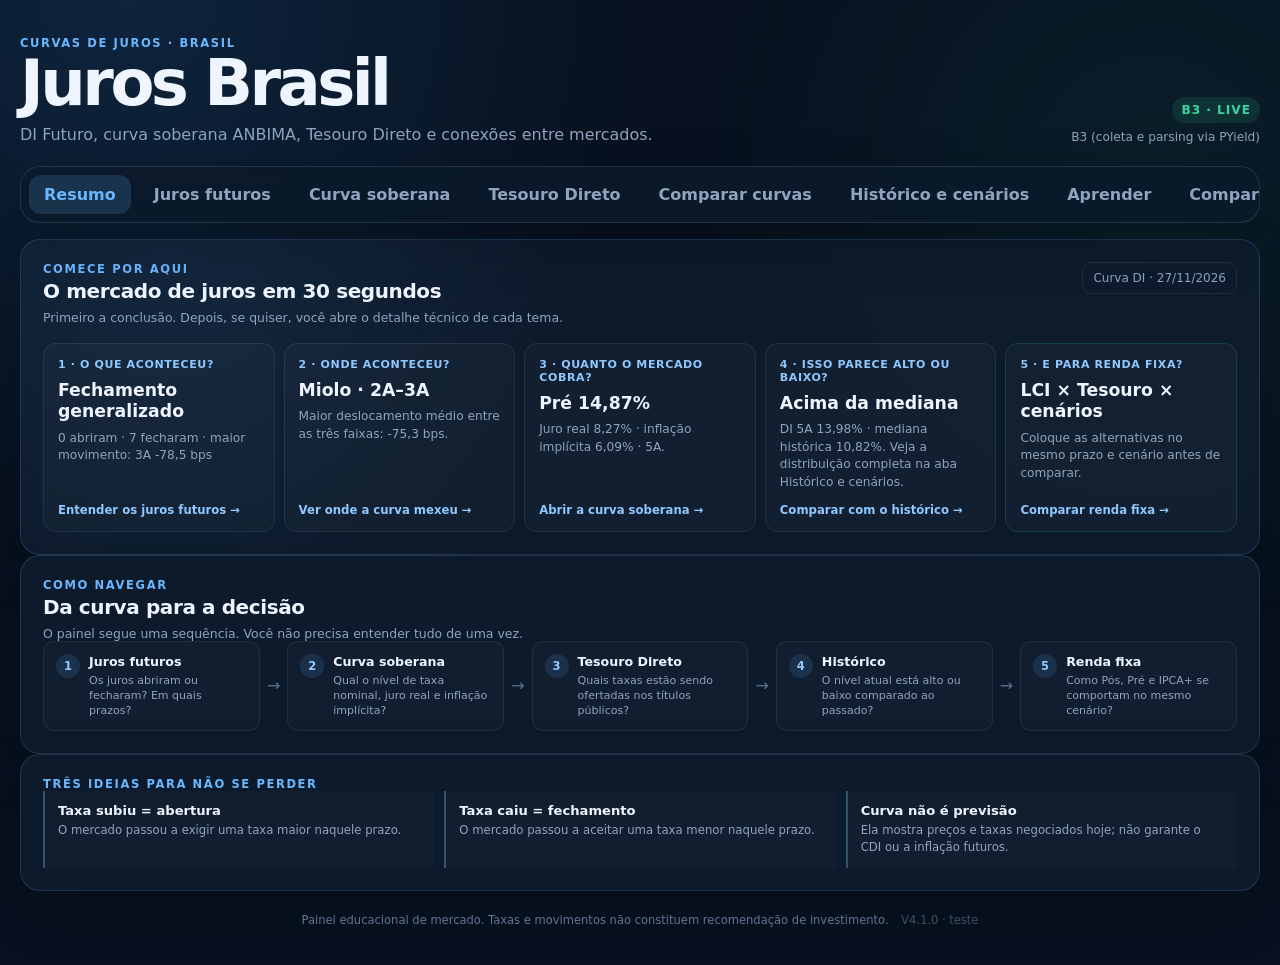
<file: v4.html>
<!doctype html>
<html lang="pt-BR">
<head>
  <meta charset="utf-8">
  <meta name="viewport" content="width=device-width, initial-scale=1">
  <meta name="description" content="Juros Brasil V4 · teste experimental sobre a V3.">
  <title>Juros Brasil · V4.1 Teste</title>
  <style>
    html,body{margin:0;min-height:100%;background:#07121d;color:#eaf2fb;font-family:system-ui,-apple-system,BlinkMacSystemFont,"Segoe UI",sans-serif}
    .v4Loader{min-height:100vh;display:grid;place-items:center;padding:24px;text-align:center}
    .v4Loader strong{display:block;font-size:1.1rem}.v4Loader span{display:block;margin-top:8px;color:#9fb2c6;font-size:.86rem}
  </style>
</head>
<body>
  <div class="v4Loader"><div><strong>Carregando Juros Brasil · V4</strong><span>Base V3 + comparador líquido + conversor de taxa equivalente</span></div></div>
  <script>
    (async()=>{
      try{
        const r=await fetch('./v3.html',{cache:'no-store'});
        if(!r.ok)throw new Error(`v3.html: HTTP ${r.status}`);
        let html=await r.text();
        const css = "/* Juros Brasil · V4.0 — comparador líquido LCI IPCA+ × Tesouro IPCA+ */\n:root{\n  --v4-blue:#69b7ff;\n  --v4-green:#38d39f;\n  --v4-gold:#ffc96b;\n  --v4-border:rgba(255,255,255,.09);\n  --v4-soft:rgba(255,255,255,.035);\n}\n\n.v4Build{margin-left:.55rem;opacity:.62;font-size:.72rem;white-space:nowrap}\n.v4HeroBadge{display:inline-flex;align-items:center;gap:6px;padding:6px 9px;border:1px solid rgba(56,211,159,.28);border-radius:999px;background:rgba(56,211,159,.07);color:#88e7c7;font-size:.7rem;font-weight:850;letter-spacing:.05em;text-transform:uppercase}\n.v4TreasuryCompare{border-color:rgba(56,211,159,.24);background:radial-gradient(circle at 8% 0%,rgba(56,211,159,.075),transparent 30%),var(--panel,#0c1d2d)}\n.v4TreasuryCompare .panelHead{align-items:flex-start}\n.v4TreasuryCompare h2{margin-bottom:5px}\n.v4TreasuryCompare .sectionSubtitle{max-width:900px}\n\n.v4InputGrid{display:grid;grid-template-columns:repeat(4,minmax(0,1fr));gap:12px;margin-top:18px}\n.v4InputGrid label{display:flex;flex-direction:column;gap:7px;color:var(--muted,#9fb2c6);font-size:.75rem;font-weight:750}\n.v4InputGrid input,.v4InputGrid select{width:100%;min-height:42px;box-sizing:border-box;border:1px solid #29445d;border-radius:9px;background:#091827;color:#f2f6fb;padding:9px 10px;font:inherit;font-size:.84rem;outline:none}\n.v4InputGrid input:focus,.v4InputGrid select:focus{border-color:#5387b2;box-shadow:0 0 0 3px rgba(105,183,255,.07)}\n.v4InputGrid input[readonly]{opacity:.76;background:#0b1621;cursor:not-allowed}\n.v4InputPrefix,.v4InputSuffix{display:flex;align-items:center;border:1px solid #29445d;border-radius:9px;background:#091827;overflow:hidden}\n.v4InputPrefix:focus-within,.v4InputSuffix:focus-within{border-color:#5387b2;box-shadow:0 0 0 3px rgba(105,183,255,.07)}\n.v4InputPrefix span,.v4InputSuffix span{flex:0 0 auto;padding:0 10px;color:#8ea6bc;font-size:.72rem;white-space:nowrap}\n.v4InputPrefix input,.v4InputSuffix input{border:0;border-radius:0;background:transparent;box-shadow:none!important}\n\n.v4MarketStrip{display:grid;grid-template-columns:repeat(6,minmax(0,1fr));gap:9px;margin-top:16px}\n.v4MarketStrip article{padding:12px;border:1px solid var(--v4-border);border-radius:11px;background:var(--v4-soft);min-width:0}\n.v4MarketStrip span{display:block;color:#8ea6bc;font-size:.69rem;font-weight:800;text-transform:uppercase;letter-spacing:.045em}\n.v4MarketStrip strong{display:block;margin-top:6px;color:#f4f8fc;font-size:1rem;line-height:1.25;overflow-wrap:anywhere}\n.v4MarketStrip small{display:block;margin-top:5px;color:#7f95aa;font-size:.69rem;line-height:1.35}\n\n.v4ResultGrid{display:grid;grid-template-columns:1fr 1fr .82fr;gap:12px;margin-top:16px}\n.v4ResultCard{position:relative;padding:16px;border:1px solid var(--v4-border);border-radius:14px;background:rgba(255,255,255,.025);min-width:0}\n.v4ResultCard.v4Leader{border-color:rgba(56,211,159,.4);background:linear-gradient(180deg,rgba(56,211,159,.07),rgba(56,211,159,.018))}\n.v4ResultHead{display:flex;align-items:flex-start;justify-content:space-between;gap:10px}\n.v4ResultHead span{color:#8fc8ff;font-size:.72rem;font-weight:850;text-transform:uppercase;letter-spacing:.05em}\n.v4ResultHead em{font-style:normal;color:#88e7c7;font-size:.65rem;font-weight:850;text-transform:uppercase;white-space:nowrap}\n.v4Rate{display:block;margin-top:8px;color:#f2f6fb;font-size:1.16rem;line-height:1.25}\n.v4NetValue{margin-top:12px;color:#fff;font-size:1.58rem;font-weight:850;letter-spacing:-.02em}\n.v4MetaList{display:grid;grid-template-columns:1fr 1fr;gap:7px;margin-top:13px}\n.v4MetaList div{padding:8px 9px;border-radius:9px;background:rgba(255,255,255,.035)}\n.v4MetaList span{display:block;color:#8197ab;font-size:.65rem;text-transform:uppercase;letter-spacing:.035em}\n.v4MetaList b{display:block;margin-top:3px;color:#dce8f4;font-size:.78rem}\n.v4ResultCard>small{display:block;margin-top:11px;color:#8298ad;font-size:.7rem;line-height:1.45}\n\n.v4WinnerCard{display:flex;flex-direction:column;justify-content:center;text-align:center;border-color:rgba(255,201,107,.24);background:linear-gradient(180deg,rgba(255,201,107,.055),rgba(255,201,107,.012))}\n.v4WinnerCard .v4Difference{margin-top:7px;color:#fff;font-size:1.35rem;font-weight:850}\n.v4WinnerCard .v4WinnerName{margin-top:4px;color:#ffc96b;font-size:.93rem;font-weight:800}\n.v4WinnerCard .v4WinnerNote{margin-top:10px;color:#8298ad;font-size:.72rem;line-height:1.45}\n\n.v4BreakGrid{display:grid;grid-template-columns:repeat(3,minmax(0,1fr));gap:10px;margin-top:14px}\n.v4BreakGrid article{padding:13px;border:1px solid var(--v4-border);border-radius:11px;background:rgba(255,255,255,.025)}\n.v4BreakGrid span{display:block;color:#8ea6bc;font-size:.68rem;font-weight:800;text-transform:uppercase;letter-spacing:.04em}\n.v4BreakGrid strong{display:block;margin-top:6px;color:#fff;font-size:1.04rem}\n.v4BreakGrid small{display:block;margin-top:5px;color:#7f95aa;font-size:.69rem;line-height:1.4}\n\n.v4Reading{margin-top:14px;padding:14px 15px;border:1px solid rgba(105,183,255,.15);border-radius:11px;background:rgba(105,183,255,.035);color:#b9cadb;font-size:.78rem;line-height:1.62}\n.v4Reading p{margin:0}.v4Reading p+p{margin-top:7px}.v4Reading strong{color:#f2f6fb}\n.v4Caution{color:#8fa5b9!important}\n\n.v4SensitivityWrap{margin-top:14px;overflow:auto;border:1px solid var(--v4-border);border-radius:11px}\n.v4Sensitivity{width:100%;border-collapse:collapse;min-width:660px}\n.v4Sensitivity th,.v4Sensitivity td{padding:10px 12px;border-bottom:1px solid rgba(255,255,255,.06);text-align:right;font-size:.74rem;white-space:nowrap}\n.v4Sensitivity th:first-child,.v4Sensitivity td:first-child{text-align:left}\n.v4Sensitivity th{color:#8ea6bc;background:rgba(255,255,255,.025);font-size:.66rem;text-transform:uppercase;letter-spacing:.04em}\n.v4Sensitivity td{color:#d8e4ef}.v4Sensitivity tr:last-child td{border-bottom:0}\n.v4Sensitivity tr.v4MarketRow td{background:rgba(105,183,255,.045)}\n.v4Positive{color:#88e7c7!important}.v4Negative{color:#ff9d9d!important}.v4Neutral{color:#c9d7e3!important}\n\n.v4Method{margin-top:13px}\n.v4Method summary{cursor:pointer;color:#8fc8ff;font-size:.76rem;font-weight:800}\n.v4Method p,.v4Method li{color:#8da3b7;font-size:.73rem;line-height:1.55}\n.v4Method ul{margin:8px 0 0;padding-left:18px}\n\n.v4ScenarioTabs{display:flex;gap:7px;flex-wrap:wrap;margin-top:15px;padding-bottom:12px;border-bottom:1px solid rgba(255,255,255,.07)}\n.v4ScenarioTabs button{border:1px solid #29445d;border-radius:9px;background:#0b1928;color:#9fb2c6;padding:8px 11px;font:inherit;font-size:.75rem;font-weight:800;cursor:pointer}\n.v4ScenarioTabs button.active{border-color:rgba(56,211,159,.38);background:rgba(56,211,159,.09);color:#dffff4}\n.v4LegacyDecisionHidden{display:none!important}\n\n@media(max-width:1050px){\n  .v4InputGrid{grid-template-columns:repeat(2,minmax(0,1fr))}\n  .v4MarketStrip{grid-template-columns:repeat(3,minmax(0,1fr))}\n  .v4ResultGrid{grid-template-columns:1fr 1fr}.v4WinnerCard{grid-column:1/-1}\n}\n@media(max-width:700px){\n  .v4InputGrid,.v4ResultGrid,.v4BreakGrid,.v4MarketStrip{grid-template-columns:1fr}\n  .v4WinnerCard{grid-column:auto}\n  .v4MetaList{grid-template-columns:1fr}\n  .v4TreasuryCompare .panelHead{gap:10px}\n}\n\n\n/* V4.1 · moeda e conversor de taxa equivalente */\n.v4InputPrefix input[data-money=\"brl\"]{font-variant-numeric:tabular-nums;font-weight:800}\n.v4Converter{margin-top:22px;padding-top:20px;border-top:1px solid rgba(255,255,255,.08)}\n.v4ConverterHead{align-items:center!important}\n.v4ConverterGrid{display:grid;grid-template-columns:repeat(4,minmax(0,1fr));gap:12px;margin-top:14px}\n.v4ConverterGrid label{display:flex;flex-direction:column;gap:7px;color:var(--muted,#9fb2c6);font-size:.75rem;font-weight:750}\n.v4ConverterGrid input,.v4ConverterGrid select{width:100%;min-height:42px;box-sizing:border-box;border:1px solid #29445d;border-radius:9px;background:#091827;color:#f2f6fb;padding:9px 10px;font:inherit;font-size:.84rem;outline:none}\n.v4ConverterGrid .v4InputSuffix input{border:0;border-radius:0;background:transparent}\n.v4ConvResult{display:grid;grid-template-columns:repeat(4,minmax(0,1fr));gap:9px;margin-top:14px}\n.v4ConvResult article{padding:13px;border:1px solid var(--v4-border);border-radius:11px;background:rgba(255,255,255,.025)}\n.v4ConvResult span{display:block;color:#8ea6bc;font-size:.67rem;font-weight:800;text-transform:uppercase;letter-spacing:.04em}\n.v4ConvResult strong{display:block;margin-top:6px;color:#f4f8fc;font-size:1.04rem}\n.v4ConvResult small{display:block;margin-top:5px;color:#7f95aa;font-size:.69rem;line-height:1.4}\n.v4ConvResult .v4ConvMain{border-color:rgba(56,211,159,.32);background:rgba(56,211,159,.055)}\n.v4ConvResult .v4ConvMain strong{color:#88e7c7;font-size:1.18rem}\n.v4IrGrid{display:grid;grid-template-columns:repeat(4,minmax(0,1fr));gap:8px;margin-top:12px}\n.v4IrGrid article{padding:10px 11px;border:1px solid rgba(255,255,255,.07);border-radius:10px;background:rgba(255,255,255,.018)}\n.v4IrGrid span{display:block;color:#7f95aa;font-size:.66rem}.v4IrGrid strong{display:block;margin-top:3px;color:#c9d7e3;font-size:.9rem}\n.v4IrGrid article.active{border-color:rgba(255,201,107,.38);background:rgba(255,201,107,.07)}\n.v4IrGrid article.active span,.v4IrGrid article.active strong{color:#ffd98e}\n.v4ConverterNote{margin:12px 0 0;padding:12px 13px;border-left:3px solid rgba(105,183,255,.45);background:rgba(105,183,255,.035);border-radius:0 9px 9px 0;color:#9fb2c6;font-size:.74rem;line-height:1.55}\n.v4ConverterNote strong{color:#eaf2fb}\n@media(max-width:1050px){.v4ConverterGrid,.v4ConvResult,.v4IrGrid{grid-template-columns:repeat(2,minmax(0,1fr))}}\n@media(max-width:700px){.v4ConverterGrid,.v4ConvResult,.v4IrGrid{grid-template-columns:1fr}.v4ConverterHead{align-items:flex-start!important}.v4ConverterHead button{width:100%}}\n";
        const js = "/* Juros Brasil · V4.0 — comparador líquido LCI IPCA+ × Tesouro IPCA+ */\n(() => {\n  const $ = (id) => document.getElementById(id);\n  const cache = new Map();\n  const VERSION = 'V4.1.0 · teste';\n  const DEFAULT_CUSTODY = 0.20;\n\n  const finite = (v) => v !== null && v !== undefined && v !== '' && Number.isFinite(Number(v));\n  function parseBrlMoney(value){\n    if(value===null||value===undefined) return NaN;\n    let s=String(value).trim().replace(/R\\$\\s?/g,'').replace(/\\s/g,'');\n    if(!s) return NaN;\n    if(s.includes(',')) s=s.replace(/\\./g,'').replace(',','.');\n    else s=s.replace(/[^0-9.-]/g,'');\n    const v=Number(s);\n    return Number.isFinite(v)?v:NaN;\n  }\n  const num = (id) => {\n    const el=$(id);\n    if(!el) return NaN;\n    const v=el.dataset.money==='brl' ? parseBrlMoney(el.value) : parseFloat(el.value);\n    return Number.isFinite(v) ? v : NaN;\n  };\n  function formatMoneyInput(el){\n    if(!el) return;\n    const v=parseBrlMoney(el.value);\n    if(Number.isFinite(v)) el.value=v.toLocaleString('pt-BR',{minimumFractionDigits:2,maximumFractionDigits:2});\n  }\n  const money = (v) => Number.isFinite(v)\n    ? v.toLocaleString('pt-BR',{style:'currency',currency:'BRL'})\n    : '—';\n  const pct = (v,d=2) => Number.isFinite(v)\n    ? `${v.toLocaleString('pt-BR',{minimumFractionDigits:d,maximumFractionDigits:d})}%`\n    : '—';\n  const bps = (v) => Number.isFinite(v)\n    ? `${v>0?'+':''}${v.toLocaleString('pt-BR',{maximumFractionDigits:1})} bps`\n    : '—';\n  const dateBr = (iso) => {\n    if(!iso) return '—';\n    const [y,m,d] = iso.split('-');\n    return `${d}/${m}/${y}`;\n  };\n  const approxHorizon = (du) => {\n    if(!Number.isFinite(du)) return '—';\n    const years = du/252;\n    if(years < .95) return `${Math.round(years*12)}M`;\n    return `${years.toLocaleString('pt-BR',{maximumFractionDigits:1})}A`;\n  };\n\n  async function getJson(path){\n    if(cache.has(path)) return cache.get(path);\n    const p = fetch(path,{cache:'no-store'}).then(r=>{\n      if(!r.ok) throw new Error(`${path}: HTTP ${r.status}`);\n      return r.json();\n    });\n    cache.set(path,p);\n    return p;\n  }\n\n  function flatForward(points,targetDu){\n    const pts=(points||[])\n      .filter(p=>finite(p.du)&&finite(p.rate)&&+p.du>0)\n      .map(p=>({du:+p.du,rate:+p.rate}))\n      .sort((a,b)=>a.du-b.du);\n    const exact=pts.find(p=>p.du===targetDu);\n    if(exact) return exact.rate;\n    const left=[...pts].reverse().find(p=>p.du<targetDu);\n    const right=pts.find(p=>p.du>targetDu);\n    if(!left||!right||targetDu<=0) return NaN;\n    const t1=left.du/252,t2=right.du/252,t=targetDu/252;\n    const ldf1=-t1*Math.log1p(left.rate/100);\n    const ldf2=-t2*Math.log1p(right.rate/100);\n    const w=(t-t1)/(t2-t1);\n    const ldf=ldf1+w*(ldf2-ldf1);\n    return Math.expm1(-ldf/t)*100;\n  }\n\n  function annualIpcaPlus(ipca,realSpread){\n    if(!Number.isFinite(ipca)||!Number.isFinite(realSpread)) return NaN;\n    return ((1+ipca/100)*(1+realSpread/100)-1)*100;\n  }\n\n  function irRateByCalendarDays(days){\n    if(!Number.isFinite(days)) return NaN;\n    if(days<=180) return 22.5;\n    if(days<=360) return 20;\n    if(days<=720) return 17.5;\n    return 15;\n  }\n\n  function calendarDays(a,b){\n    const x=Date.parse(`${a}T00:00:00Z`),y=Date.parse(`${b}T00:00:00Z`);\n    return Number.isFinite(x)&&Number.isFinite(y) ? Math.max(0,Math.round((y-x)/86400000)) : NaN;\n  }\n\n  function investmentModel({amount,ipca,spread,du,taxed=false,irPct=0,custodyPct=0,agentPct=0}){\n    const years=du/252;\n    const nominal=annualIpcaPlus(ipca,spread);\n    const gross=amount*Math.pow(1+nominal/100,years);\n    const grossGain=Math.max(0,gross-amount);\n    const tax=taxed ? grossGain*(irPct/100) : 0;\n    const feeAnnual=Math.max(0,custodyPct)+Math.max(0,agentPct);\n    const afterFeeFactor=feeAnnual>0 ? Math.pow(Math.max(0,1-feeAnnual/100),years) : 1;\n    const afterFees=gross*afterFeeFactor;\n    const fees=Math.max(0,gross-afterFees);\n    const net=afterFees-tax;\n    const netAnnual=years>0 ? (Math.pow(net/amount,1/years)-1)*100 : NaN;\n    const netReal=Number.isFinite(netAnnual)&&Number.isFinite(ipca)\n      ? ((1+netAnnual/100)/(1+ipca/100)-1)*100\n      : NaN;\n    return {years,nominal,gross,grossGain,tax,fees,net,netAnnual,netReal,feeAnnual};\n  }\n\n  function solveTreasurySpread(targetNet,{amount,ipca,du,irPct,custodyPct,agentPct}){\n    let lo=-5,hi=35;\n    const f=(spread)=>investmentModel({amount,ipca,spread,du,taxed:true,irPct,custodyPct,agentPct}).net-targetNet;\n    if(f(lo)>0) return lo;\n    if(f(hi)<0) return NaN;\n    for(let i=0;i<80;i++){\n      const mid=(lo+hi)/2;\n      if(f(mid)>=0) hi=mid; else lo=mid;\n    }\n    return (lo+hi)/2;\n  }\n\n  function solveLciSpread(targetNet,{amount,ipca,du}){\n    let lo=-5,hi=35;\n    const f=(spread)=>investmentModel({amount,ipca,spread,du}).net-targetNet;\n    if(f(lo)>0) return lo;\n    if(f(hi)<0) return NaN;\n    for(let i=0;i<80;i++){\n      const mid=(lo+hi)/2;\n      if(f(mid)>=0) hi=mid; else lo=mid;\n    }\n    return (lo+hi)/2;\n  }\n\n  function taxedNominalNetFactor(ratePct,years,irPct,costPct=0){\n    if(![ratePct,years,irPct,costPct].every(Number.isFinite)||years<=0) return NaN;\n    const gross=Math.pow(1+ratePct/100,years);\n    const tax=Math.max(0,gross-1)*(irPct/100);\n    const afterCost=gross*Math.pow(Math.max(0,1-costPct/100),years);\n    return afterCost-tax;\n  }\n\n  function exemptNetFactor(ratePct,years){\n    if(!Number.isFinite(ratePct)||!Number.isFinite(years)||years<=0) return NaN;\n    return Math.pow(1+ratePct/100,years);\n  }\n\n  function solveTaxableEquivalent(exemptRatePct,years,irPct,costPct=0){\n    const target=exemptNetFactor(exemptRatePct,years);\n    if(!Number.isFinite(target)) return NaN;\n    let lo=-5,hi=80;\n    const f=r=>taxedNominalNetFactor(r,years,irPct,costPct)-target;\n    if(f(lo)>=0) return lo;\n    if(f(hi)<0) return NaN;\n    for(let i=0;i<90;i++){\n      const mid=(lo+hi)/2;\n      if(f(mid)>=0) hi=mid; else lo=mid;\n    }\n    return (lo+hi)/2;\n  }\n\n  function solveExemptEquivalent(taxableRatePct,years,irPct,costPct=0){\n    const target=taxedNominalNetFactor(taxableRatePct,years,irPct,costPct);\n    if(!Number.isFinite(target)||target<=0) return NaN;\n    return (Math.pow(target,1/years)-1)*100;\n  }\n\n  function irBracketLabel(days){\n    if(!Number.isFinite(days)) return '—';\n    if(days<=180) return 'Até 180 dias';\n    if(days<=360) return '181 a 360 dias';\n    if(days<=720) return '361 a 720 dias';\n    return 'Acima de 720 dias';\n  }\n\n  function buildModule(){\n    const tab=$('tab-decisao');\n    const intro=tab?.querySelector('.decisionIntro');\n    if(!tab||!intro||$('v4TreasuryCompare')) return;\n\n    const tabs=document.createElement('div');\n    tabs.className='v4ScenarioTabs';\n    tabs.innerHTML=`\n      <button type=\"button\" class=\"active\" data-v4-view=\"treasury\">LCI IPCA+ × Tesouro IPCA+</button>\n      <button type=\"button\" data-v4-view=\"legacy\">LCI Pós × Pré × IPCA+</button>`;\n    intro.after(tabs);\n\n    const section=document.createElement('section');\n    section.id='v4TreasuryCompare';\n    section.className='panel v4TreasuryCompare';\n    section.innerHTML=`\n      <div class=\"panelHead\">\n        <div>\n          <p class=\"eyebrow\">V4 · COMPARADOR LÍQUIDO</p>\n          <h2>LCI IPCA+ × Tesouro IPCA+</h2>\n          <p class=\"sectionSubtitle\">Compare as duas estruturas no mesmo horizonte, carregadas até o vencimento. O Tesouro considera IR regressivo e uma aproximação da taxa de custódia B3; a LCI PF é tratada como isenta de IR.</p>\n        </div>\n        <span class=\"v4HeroBadge\">novo · teste</span>\n      </div>\n\n      <div class=\"v4InputGrid\">\n        <label>Valor da aplicação\n          <div class=\"v4InputPrefix\"><span>R$</span><input id=\"v4Amount\" type=\"text\" inputmode=\"decimal\" data-money=\"brl\" value=\"100.000,00\" aria-label=\"Valor da aplicação em reais\"></div>\n        </label>\n        <label>LCI IPCA+\n          <div class=\"v4InputSuffix\"><input id=\"v4LciSpread\" type=\"number\" min=\"0\" max=\"30\" step=\"0.01\" value=\"7.00\"><span>% a.a.</span></div>\n        </label>\n        <label>Tesouro IPCA+ selecionado\n          <select id=\"v4TreasuryTitle\"><option>Carregando títulos…</option></select>\n        </label>\n        <label>Cenário de IPCA\n          <select id=\"v4IpcaMode\"><option value=\"market\" selected>Mercado · ANBIMA implícita</option><option value=\"custom\">Personalizado</option></select>\n        </label>\n        <label>IPCA equivalente\n          <div class=\"v4InputSuffix\"><input id=\"v4Ipca\" type=\"number\" min=\"-5\" max=\"30\" step=\"0.01\" value=\"5.00\" readonly><span>% a.a.</span></div>\n        </label>\n        <label>Custódia B3\n          <div class=\"v4InputSuffix\"><input id=\"v4Custody\" type=\"number\" min=\"0\" max=\"5\" step=\"0.01\" value=\"${DEFAULT_CUSTODY.toFixed(2)}\"><span>% a.a.</span></div>\n        </label>\n        <label>Taxa da instituição\n          <div class=\"v4InputSuffix\"><input id=\"v4AgentFee\" type=\"number\" min=\"0\" max=\"5\" step=\"0.01\" value=\"0.00\"><span>% a.a.</span></div>\n        </label>\n        <label>Taxa Tesouro IPCA+\n          <div class=\"v4InputSuffix\"><input id=\"v4TreasuryRate\" type=\"number\" step=\"0.01\" readonly><span>% a.a.</span></div>\n        </label>\n      </div>\n\n      <div id=\"v4MarketStrip\" class=\"v4MarketStrip\"></div>\n      <div id=\"v4ResultGrid\" class=\"v4ResultGrid\"></div>\n      <div id=\"v4BreakGrid\" class=\"v4BreakGrid\"></div>\n      <div id=\"v4Reading\" class=\"v4Reading\"></div>\n\n      <div class=\"panelHead\" style=\"margin-top:20px\">\n        <div><p class=\"eyebrow\">SENSIBILIDADE</p><h2>Quanto o Tesouro precisa pagar para empatar?</h2><p class=\"sectionSubtitle\">A taxa de equilíbrio muda com a inflação porque o IR do Tesouro incide sobre o rendimento nominal total.</p></div>\n      </div>\n      <div class=\"v4SensitivityWrap\"><table class=\"v4Sensitivity\"><thead><tr><th>IPCA do cenário</th><th>Tesouro IPCA+ de equilíbrio</th><th>Tesouro atual − equilíbrio</th><th>Maior líquido</th></tr></thead><tbody id=\"v4Sensitivity\"></tbody></table></div>\n\n      <section class=\"v4Converter\">\n        <div class=\"panelHead v4ConverterHead\">\n          <div><p class=\"eyebrow\">CONVERSOR DE TAXA EQUIVALENTE</p><h2>Isenta × tributável</h2><p class=\"sectionSubtitle\">Converta uma taxa anual isenta em taxa bruta tributável equivalente — ou faça o caminho inverso — usando a alíquota regressiva de IR do prazo.</p></div>\n          <button type=\"button\" id=\"v4ConvUseTreasury\" class=\"secondaryButton\">Usar prazo do Tesouro selecionado</button>\n        </div>\n        <div class=\"v4ConverterGrid\">\n          <label>Conversão\n            <select id=\"v4ConvDirection\"><option value=\"exemptToTaxed\" selected>Isenta → tributável</option><option value=\"taxedToExempt\">Tributável → isenta</option></select>\n          </label>\n          <label id=\"v4ConvRateLabel\">Taxa isenta de origem\n            <div class=\"v4InputSuffix\"><input id=\"v4ConvRate\" type=\"number\" min=\"0\" max=\"80\" step=\"0.01\" value=\"13.08\"><span>% a.a.</span></div>\n          </label>\n          <label>Prazo fiscal\n            <div class=\"v4InputSuffix\"><input id=\"v4ConvDays\" type=\"number\" min=\"1\" max=\"20000\" step=\"1\" value=\"721\"><span>dias corridos</span></div>\n          </label>\n          <label>Custo anual do tributável\n            <div class=\"v4InputSuffix\"><input id=\"v4ConvCost\" type=\"number\" min=\"0\" max=\"10\" step=\"0.01\" value=\"0.20\"><span>% a.a.</span></div>\n          </label>\n        </div>\n        <div id=\"v4ConvResult\" class=\"v4ConvResult\"></div>\n        <div id=\"v4IrGrid\" class=\"v4IrGrid\">\n          <article data-ir-max=\"180\"><span>Até 180 dias</span><strong>22,5%</strong></article>\n          <article data-ir-max=\"360\"><span>181 a 360 dias</span><strong>20,0%</strong></article>\n          <article data-ir-max=\"720\"><span>361 a 720 dias</span><strong>17,5%</strong></article>\n          <article data-ir-max=\"999999\"><span>Acima de 720 dias</span><strong>15,0%</strong></article>\n        </div>\n        <p class=\"v4ConverterNote\"><strong>Importante para IPCA+:</strong> não converta apenas o “+7%” ou o “+8%” pela alíquota de IR. No Tesouro IPCA+, o IR incide sobre o rendimento nominal total. Para comparar LCI IPCA+ com Tesouro IPCA+, use o ponto de equilíbrio do comparador acima, que incorpora o cenário de IPCA.</p>\n      </section>\n\n      <details class=\"v4Method\">\n        <summary>ⓘ Metodologia desta primeira versão</summary>\n        <ul>\n          <li>Compara apenas <strong>Tesouro IPCA+ sem juros semestrais</strong>, evitando fluxos intermediários de cupom nesta etapa.</li>\n          <li>Assume carregamento até o vencimento e usa o mesmo horizonte, em dias úteis, para modelar a LCI.</li>\n          <li>O IR do Tesouro é aplicado ao rendimento nominal modelado pela tabela regressiva. Na comparação automática, os dias corridos entre a data do snapshot e o vencimento servem como aproximação; para fins fiscais, a contagem oficial parte da liquidação da aplicação.</li>\n          <li>A custódia B3 é modelada como um custo anual sobre o valor acumulado. É uma aproximação educacional da cobrança efetiva provisionada diariamente.</li>\n          <li>Não considera IOF, compra fracionária, spread operacional, marcação a mercado em venda antecipada, risco de crédito, FGC, liquidez, reinvestimento, mudanças tributárias ou particularidades contratuais.</li>\n        </ul>\n      </details>`;\n    tabs.after(section);\n\n    // O comparador legado continua na página, mas inicia oculto na V4.\n    legacySections(tab,section,tabs).forEach(el=>el.classList.add('v4LegacyDecisionHidden'));\n\n    tabs.addEventListener('click',e=>{\n      const btn=e.target.closest('[data-v4-view]');\n      if(!btn) return;\n      tabs.querySelectorAll('button').forEach(x=>x.classList.toggle('active',x===btn));\n      const treasury=btn.dataset.v4View==='treasury';\n      section.classList.toggle('v4LegacyDecisionHidden',!treasury);\n      legacySections(tab,section,tabs).forEach(el=>el.classList.toggle('v4LegacyDecisionHidden',treasury));\n    });\n  }\n\n  function legacySections(tab,section,tabs){\n    return [...tab.children].filter(el=>el!==section&&el!==tabs&&!el.classList.contains('decisionIntro')&&!el.classList.contains('v31Question'));\n  }\n\n  const V = {\n    tesouroIndex:null,\n    anbimaIndex:null,\n    tesouro:null,\n    anbima:null,\n    selected:null,\n    dataDate:null,\n    anbimaDate:null\n  };\n\n  function titleLabel(t){\n    return `Tesouro IPCA+ ${String(t.maturity||'').slice(0,4)} · ${pct(+t.buy_rate_pct,2)} · ${approxHorizon(+t.business_days)}`;\n  }\n\n  async function loadMarketData(){\n    [V.tesouroIndex,V.anbimaIndex]=await Promise.all([\n      getJson('data/tesouro/index.json'),\n      getJson('data/anbima/index.json')\n    ]);\n    const latest=V.tesouroIndex?.latest || [...(V.tesouroIndex?.entries||[])].sort((a,b)=>b.date.localeCompare(a.date))[0]?.date;\n    const te=V.tesouroIndex?.entries?.find(e=>e.date===latest);\n    if(!te) throw new Error('Snapshot do Tesouro não encontrado.');\n    V.tesouro=await getJson(te.path);\n    V.dataDate=V.tesouro.date||latest;\n\n    const anbimaEntries=[...(V.anbimaIndex?.entries||[])].sort((a,b)=>b.date.localeCompare(a.date));\n    const ae=anbimaEntries.find(e=>e.date<=V.dataDate) || anbimaEntries[0];\n    if(ae){\n      V.anbima=await getJson(ae.path);\n      V.anbimaDate=V.anbima.date||ae.date;\n    }\n\n    const titles=(V.tesouro?.titles||[])\n      .filter(t=>t.type==='Tesouro IPCA+'&&finite(t.buy_rate_pct)&&finite(t.business_days)&&+t.business_days>21)\n      .sort((a,b)=>+a.business_days-+b.business_days);\n    const select=$('v4TreasuryTitle');\n    select.innerHTML='';\n    titles.forEach((t,i)=>select.add(new Option(titleLabel(t),String(i))));\n    if(!titles.length){\n      select.add(new Option('Sem Tesouro IPCA+ comparável',''));\n      select.disabled=true;\n      throw new Error('Sem títulos Tesouro IPCA+ sem cupom no snapshot atual.');\n    }\n    select._v4Titles=titles;\n    select.value='0';\n    V.selected=titles[0];\n  }\n\n  function marketIpcaFor(du){\n    const implied=(V.anbima?.curves||[]).filter(x=>finite(x.implied_pct)).map(x=>({du:+x.du,rate:+x.implied_pct}));\n    return flatForward(implied,du);\n  }\n  function marketRealFor(du){\n    const real=(V.anbima?.curves||[]).filter(x=>finite(x.ipca_pct)).map(x=>({du:+x.du,rate:+x.ipca_pct}));\n    return flatForward(real,du);\n  }\n\n  function syncSelected(){\n    const select=$('v4TreasuryTitle');\n    const list=select?._v4Titles||[];\n    V.selected=list[+select.value]||list[0]||null;\n    if(V.selected&&$('v4TreasuryRate')) $('v4TreasuryRate').value=(+V.selected.buy_rate_pct).toFixed(2);\n    syncIpcaMode();\n  }\n\n  function syncIpcaMode(){\n    const mode=$('v4IpcaMode')?.value||'market';\n    const input=$('v4Ipca');\n    if(!input||!V.selected) return;\n    const isMarket=mode==='market';\n    input.readOnly=isMarket;\n    if(isMarket){\n      const m=marketIpcaFor(+V.selected.business_days);\n      if(Number.isFinite(m)) input.value=m.toFixed(2);\n    }\n  }\n\n  function currentInputs(){\n    const t=V.selected;\n    const amount=num('v4Amount'),lciSpread=num('v4LciSpread'),ipca=num('v4Ipca');\n    const custody=num('v4Custody'),agentFee=num('v4AgentFee');\n    const treasurySpread=t?+t.buy_rate_pct:NaN,du=t?+t.business_days:NaN;\n    const days=t?calendarDays(V.dataDate,t.maturity):NaN;\n    const irPct=irRateByCalendarDays(days);\n    return {t,amount,lciSpread,ipca,custody,agentFee,treasurySpread,du,days,irPct};\n  }\n\n  function render(){\n    if(!V.selected) return;\n    syncIpcaMode();\n    const x=currentInputs();\n    if(![x.amount,x.lciSpread,x.ipca,x.custody,x.agentFee,x.treasurySpread,x.du,x.irPct].every(Number.isFinite)) return;\n\n    const lci=investmentModel({amount:x.amount,ipca:x.ipca,spread:x.lciSpread,du:x.du});\n    const tes=investmentModel({amount:x.amount,ipca:x.ipca,spread:x.treasurySpread,du:x.du,taxed:true,irPct:x.irPct,custodyPct:x.custody,agentPct:x.agentFee});\n    const marketReal=marketRealFor(x.du),marketImp=marketIpcaFor(x.du);\n    const currentVsReal=Number.isFinite(marketReal)?(x.treasurySpread-marketReal)*100:NaN;\n\n    $('v4MarketStrip').innerHTML=`\n      <article><span>Data Tesouro</span><strong>${dateBr(V.dataDate)}</strong><small>snapshot usado</small></article>\n      <article><span>Vencimento</span><strong>${dateBr(x.t.maturity)}</strong><small>${x.du.toLocaleString('pt-BR')} DU · ${approxHorizon(x.du)}</small></article>\n      <article><span>Tesouro · compra</span><strong>IPCA + ${pct(x.treasurySpread,2)}</strong><small>título sem cupom</small></article>\n      <article><span>ANBIMA · juro real</span><strong>${Number.isFinite(marketReal)?`IPCA + ${pct(marketReal,2)}`:'—'}</strong><small>${V.anbimaDate?dateBr(V.anbimaDate):'sem referência'}</small></article>\n      <article><span>IR do Tesouro</span><strong>${pct(x.irPct,1)}</strong><small>${Number.isFinite(x.days)?x.days.toLocaleString('pt-BR'):'—'} dias corridos · ${irBracketLabel(x.days)}</small></article>\n      <article><span>Tesouro − ANBIMA</span><strong class=\"${currentVsReal>1?'v4Positive':currentVsReal<-1?'v4Negative':'v4Neutral'}\">${bps(currentVsReal)}</strong><small>mesmo DU · riscos/fluxos diferentes</small></article>`;\n\n    const lciLead=lci.net>=tes.net;\n    const diff=Math.abs(lci.net-tes.net);\n    $('v4ResultGrid').innerHTML=`\n      <article class=\"v4ResultCard ${lciLead?'v4Leader':''}\">\n        <div class=\"v4ResultHead\"><span>LCI IPCA+</span>${lciLead?'<em>maior líquido</em>':''}</div>\n        <strong class=\"v4Rate\">IPCA + ${pct(x.lciSpread,2)}</strong>\n        <div class=\"v4NetValue\">${money(lci.net)}</div>\n        <div class=\"v4MetaList\">\n          <div><span>Valor bruto</span><b>${money(lci.gross)}</b></div>\n          <div><span>IR</span><b>${money(0)} · isenta PF</b></div>\n          <div><span>Taxa nominal modelada</span><b>${pct(lci.nominal,2)}</b></div>\n          <div><span>Retorno real contratado</span><b>${pct(x.lciSpread,2)}</b></div>\n        </div>\n        <small>LCI modelada no mesmo horizonte do Tesouro selecionado. Carência, vencimento, emissor e cobertura FGC precisam ser conferidos na emissão real.</small>\n      </article>\n\n      <article class=\"v4ResultCard ${!lciLead?'v4Leader':''}\">\n        <div class=\"v4ResultHead\"><span>Tesouro IPCA+</span>${!lciLead?'<em>maior líquido</em>':''}</div>\n        <strong class=\"v4Rate\">IPCA + ${pct(x.treasurySpread,2)}</strong>\n        <div class=\"v4NetValue\">${money(tes.net)}</div>\n        <div class=\"v4MetaList\">\n          <div><span>Valor bruto</span><b>${money(tes.gross)}</b></div>\n          <div><span>IR estimado</span><b>${money(tes.tax)} · ${pct(x.irPct,1)}</b></div>\n          <div><span>Custódia/taxas aprox.</span><b>${money(tes.fees)}</b></div>\n          <div><span>Retorno líquido a.a.</span><b>${pct(tes.netAnnual,2)}</b></div>\n        </div>\n        <small>Premissa: levar até o vencimento. Venda antecipada pode gerar resultado diferente por marcação a mercado.</small>\n      </article>\n\n      <article class=\"v4ResultCard v4WinnerCard\">\n        <div class=\"v4ResultHead\"><span>Diferença líquida</span></div>\n        <div class=\"v4Difference\">${money(diff)}</div>\n        <div class=\"v4WinnerName\">${lciLead?'LCI IPCA+':'Tesouro IPCA+'}</div>\n        <div class=\"v4WinnerNote\">maior montante no cenário de IPCA ${pct(x.ipca,2)} e horizonte ${approxHorizon(x.du)}</div>\n      </article>`;\n\n    const treasuryBE=solveTreasurySpread(lci.net,{amount:x.amount,ipca:x.ipca,du:x.du,irPct:x.irPct,custodyPct:x.custody,agentPct:x.agentFee});\n    const lciBE=solveLciSpread(tes.net,{amount:x.amount,ipca:x.ipca,du:x.du});\n    const edge=Number.isFinite(treasuryBE)?(x.treasurySpread-treasuryBE)*100:NaN;\n    $('v4BreakGrid').innerHTML=`\n      <article><span>Tesouro empata com a LCI</span><strong>IPCA + ${pct(treasuryBE,2)}</strong><small>taxa real mínima no modelo, já considerando IR e custos informados</small></article>\n      <article><span>LCI empata com o Tesouro atual</span><strong>IPCA + ${pct(lciBE,2)}</strong><small>taxa real isenta que produziria o mesmo montante líquido</small></article>\n      <article><span>Tesouro atual − equilíbrio</span><strong class=\"${edge>1?'v4Positive':edge<-1?'v4Negative':'v4Neutral'}\">${bps(edge)}</strong><small>${edge>=0?'acima':'abaixo'} da taxa necessária para empatar neste cenário</small></article>`;\n\n    const sentence=lciLead\n      ? `Neste cenário, a <strong>LCI IPCA+ entrega ${money(diff)} a mais</strong> no vencimento, apesar de o Tesouro mostrar uma taxa real de tela ${bps((x.treasurySpread-x.lciSpread)*100)} acima da LCI.`\n      : `Neste cenário, o <strong>Tesouro IPCA+ entrega ${money(diff)} a mais</strong> no vencimento, mesmo após o IR e os custos modelados.`;\n    const ipcaSource=$('v4IpcaMode').value==='market'\n      ? `A inflação usada é a implícita da ANBIMA interpolada no mesmo prazo${Number.isFinite(marketImp)?` (${pct(marketImp,2)})`:''}.`\n      : `A inflação usada foi informada manualmente (${pct(x.ipca,2)}).`;\n    $('v4Reading').innerHTML=`<p><strong>Leitura do cenário.</strong> ${sentence} O Tesouro precisaria estar em aproximadamente <strong>IPCA + ${pct(treasuryBE,2)}</strong> para empatar com a LCI IPCA + ${pct(x.lciSpread,2)} pelas premissas atuais.</p>\n      <p>${ipcaSource} O IR considerado é de <strong>${pct(x.irPct,1)}</strong>, com prazo fiscal aproximado de ${Number.isFinite(x.days)?x.days.toLocaleString('pt-BR'):'—'} dias corridos. Custódia B3: ${pct(x.custody,2)} a.a.; taxa da instituição: ${pct(x.agentFee,2)} a.a.</p>\n      <p class=\"v4Caution\">Resultado modelado não equivale a recomendação. Liquidez, carência, risco de crédito, concentração, FGC, risco soberano, objetivo do cliente e eventual venda antecipada podem ser mais relevantes que a diferença financeira estimada.</p>`;\n\n    renderSensitivity(x);\n    renderRateConverter();\n  }\n\n  function renderSensitivity(x){\n    const values=[3,4,5,6,7,8,x.ipca]\n      .filter(Number.isFinite)\n      .map(v=>Math.round(v*100)/100)\n      .filter((v,i,a)=>a.indexOf(v)===i)\n      .sort((a,b)=>a-b);\n    $('v4Sensitivity').innerHTML=values.map(ipca=>{\n      const lci=investmentModel({amount:x.amount,ipca,spread:x.lciSpread,du:x.du});\n      const be=solveTreasurySpread(lci.net,{amount:x.amount,ipca,du:x.du,irPct:x.irPct,custodyPct:x.custody,agentPct:x.agentFee});\n      const diff=(x.treasurySpread-be)*100;\n      const current=investmentModel({amount:x.amount,ipca,spread:x.treasurySpread,du:x.du,taxed:true,irPct:x.irPct,custodyPct:x.custody,agentPct:x.agentFee});\n      const winner=current.net>=lci.net?'Tesouro':'LCI';\n      const market=Math.abs(ipca-x.ipca)<.005;\n      return `<tr class=\"${market?'v4MarketRow':''}\"><td>${pct(ipca,2)}${market?' · cenário':''}</td><td>IPCA + ${pct(be,2)}</td><td class=\"${diff>1?'v4Positive':diff<-1?'v4Negative':'v4Neutral'}\">${bps(diff)}</td><td class=\"${winner==='Tesouro'?'v4Positive':'v4Neutral'}\">${winner}</td></tr>`;\n    }).join('');\n  }\n\n  function syncConverterFromTreasury(){\n    const x=currentInputs();\n    if(!Number.isFinite(x.days)) return;\n    if($('v4ConvDays')) $('v4ConvDays').value=String(Math.max(1,Math.round(x.days)));\n    if($('v4ConvCost')) $('v4ConvCost').value=(Math.max(0,x.custody)+Math.max(0,x.agentFee)).toFixed(2);\n    renderRateConverter();\n  }\n\n  function renderRateConverter(){\n    const host=$('v4ConvResult');\n    if(!host) return;\n    const direction=$('v4ConvDirection')?.value||'exemptToTaxed';\n    const rate=num('v4ConvRate'),days=num('v4ConvDays'),cost=num('v4ConvCost');\n    const years=Number.isFinite(days)?days/365.25:NaN;\n    const ir=irRateByCalendarDays(days);\n    const result=direction==='exemptToTaxed'\n      ? solveTaxableEquivalent(rate,years,ir,cost)\n      : solveExemptEquivalent(rate,years,ir,cost);\n    const sourceLabel=direction==='exemptToTaxed'?'Taxa isenta':'Taxa tributável bruta';\n    const resultLabel=direction==='exemptToTaxed'?'Taxa tributável bruta equivalente':'Taxa isenta equivalente';\n    const rateLabel=$('v4ConvRateLabel');\n    if(rateLabel){\n      const textNode=[...rateLabel.childNodes].find(n=>n.nodeType===Node.TEXT_NODE);\n      if(textNode) textNode.nodeValue=(direction==='exemptToTaxed'?'Taxa isenta de origem':'Taxa tributável de origem')+'\\n            ';\n    }\n    host.innerHTML=`\n      <article><span>${sourceLabel}</span><strong>${pct(rate,2)} a.a.</strong><small>taxa informada</small></article>\n      <article class=\"v4ConvMain\"><span>${resultLabel}</span><strong>${pct(result,2)} a.a.</strong><small>equivalência pelo montante líquido no prazo</small></article>\n      <article><span>IR automático</span><strong>${pct(ir,1)}</strong><small>${irBracketLabel(days)}</small></article>\n      <article><span>Prazo usado</span><strong>${Number.isFinite(days)?Math.round(days).toLocaleString('pt-BR'):'—'} dias</strong><small>${Number.isFinite(years)?years.toLocaleString('pt-BR',{maximumFractionDigits:2}):'—'} anos · custo ${pct(cost,2)} a.a.</small></article>`;\n\n    document.querySelectorAll('#v4IrGrid article').forEach(card=>{\n      const max=+card.dataset.irMax;\n      const active=(days<=180&&max===180)||(days>180&&days<=360&&max===360)||(days>360&&days<=720&&max===720)||(days>720&&max>720);\n      card.classList.toggle('active',active);\n    });\n  }\n\n  function bind(){\n    $('v4TreasuryTitle')?.addEventListener('change',()=>{syncSelected();syncConverterFromTreasury();render();});\n    $('v4IpcaMode')?.addEventListener('change',()=>{syncIpcaMode();render();});\n    ['v4Amount','v4LciSpread','v4Ipca','v4Custody','v4AgentFee'].forEach(id=>{\n      $(id)?.addEventListener('input',()=>{\n        if(id==='v4Ipca'&&$('v4IpcaMode')?.value==='market') return;\n        render();\n      });\n      $(id)?.addEventListener('change',()=>{\n        if(id==='v4Amount') formatMoneyInput($(id));\n        render();\n      });\n    });\n    const amount=$('v4Amount');\n    if(amount){\n      amount.addEventListener('blur',()=>{formatMoneyInput(amount);render();});\n      amount.addEventListener('focus',()=>amount.select());\n      formatMoneyInput(amount);\n    }\n    ['v4ConvDirection','v4ConvRate','v4ConvDays','v4ConvCost'].forEach(id=>{\n      $(id)?.addEventListener('input',renderRateConverter);\n      $(id)?.addEventListener('change',renderRateConverter);\n    });\n    $('v4ConvUseTreasury')?.addEventListener('click',syncConverterFromTreasury);\n  }\n\n  function v4Copy(){\n    document.title='Juros Brasil · V4.1.0 Teste';\n    const build=document.querySelector('.v3Build');\n    if(build){build.className='v4Build';build.textContent=VERSION;}\n    const intro=$('tab-decisao')?.querySelector('.decisionIntro');\n    if(intro){\n      const h=intro.querySelector('h2');\n      const sub=intro.querySelector('.sectionSubtitle');\n      if(h) h.textContent='LCI × Tesouro × cenários de renda fixa';\n      if(sub) sub.textContent='Compare estruturas no mesmo prazo, em valor líquido, sem perder as referências de curva, histórico, liquidez e risco.';\n    }\n    const summary=document.querySelector('.v31SummaryCardDecision strong');\n    if(summary) summary.textContent='LCI × Tesouro × cenários';\n  }\n\n  async function boot(){\n    try{\n      buildModule();\n      v4Copy();\n      await loadMarketData();\n      syncSelected();\n      bind();\n      syncConverterFromTreasury();\n      render();\n    }catch(err){\n      const host=$('v4Reading');\n      if(host) host.innerHTML=`<p><strong>Não foi possível iniciar o comparador V4.</strong> ${String(err?.message||err)}</p>`;\n      console.error('[V4]',err);\n    }\n  }\n\n  if(document.readyState==='loading') document.addEventListener('DOMContentLoaded',boot);\n  else boot();\n})();\n";
        html=html.replace(/<title>[\s\S]*?<\/title>/i,'<title>Juros Brasil · V4.1.0 Teste</title>');
        html=html.replace('</head>',`<style>${css}</style>\n</head>`);
        html=html.replace('</body>',`<script>${js}<\/script>\n</body>`);
        document.open();
        document.write(html);
        document.close();
      }catch(err){
        document.body.innerHTML=`<div class="v4Loader"><div><strong>Não foi possível carregar a V4.</strong><span>${String(err?.message||err)} · confirme que v4.html está na mesma pasta do v3.html</span></div></div>`;
      }
    })();
  </script>
</body>
</html>
</file>
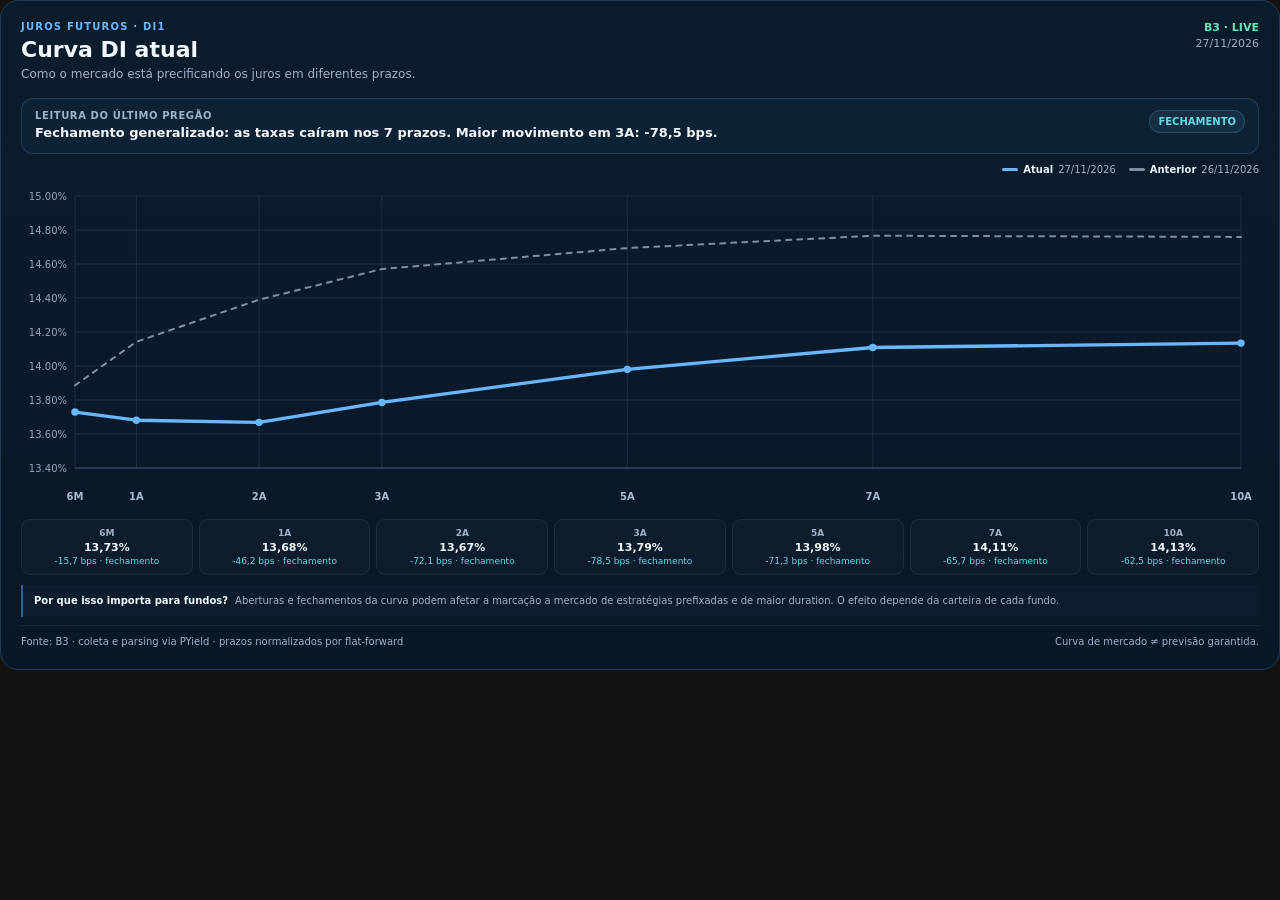
<file: widgets/curva-di-fundos.html>
<!doctype html>
<html lang="pt-BR">
<head>
<meta charset="utf-8">
<meta name="viewport" content="width=device-width,initial-scale=1">
<meta name="color-scheme" content="dark">
<title>Curva DI Atual · Widget</title>
<link rel="stylesheet" href="curva-di-fundos.css?v=1.0.0">
</head>
<body>
<main class="widget" id="widget">
  <header class="head">
    <div>
      <p class="eyebrow">JUROS FUTUROS · DI1</p>
      <h1>Curva DI atual</h1>
      <p class="subtitle">Como o mercado está precificando os juros em diferentes prazos.</p>
    </div>
    <div class="status">
      <strong id="mode">carregando</strong>
      <span id="date">—</span>
    </div>
  </header>

  <section class="insight">
    <div class="insightText">
      <span>LEITURA DO ÚLTIMO PREGÃO</span>
      <strong id="reading">Carregando dados…</strong>
    </div>
    <span id="direction" class="direction flat">—</span>
  </section>

  <div id="legend" class="legend"></div>
  <div id="chart" class="chart" aria-label="Curva DI atual comparada ao pregão anterior"></div>

  <section id="moves" class="moves" aria-label="Movimento por prazo"></section>

  <div class="fundNote">
    <strong>Por que isso importa para fundos?</strong>
    <span>Aberturas e fechamentos da curva podem afetar a marcação a mercado de estratégias prefixadas e de maior duration. O efeito depende da carteira de cada fundo.</span>
  </div>

  <footer>
    <span>Fonte: B3 · coleta e parsing via PYield · prazos normalizados por flat-forward</span>
    <span>Curva de mercado ≠ previsão garantida.</span>
  </footer>
</main>
<script src="curva-di-fundos.js?v=1.0.1" defer></script>
</body>
</html>
</file>
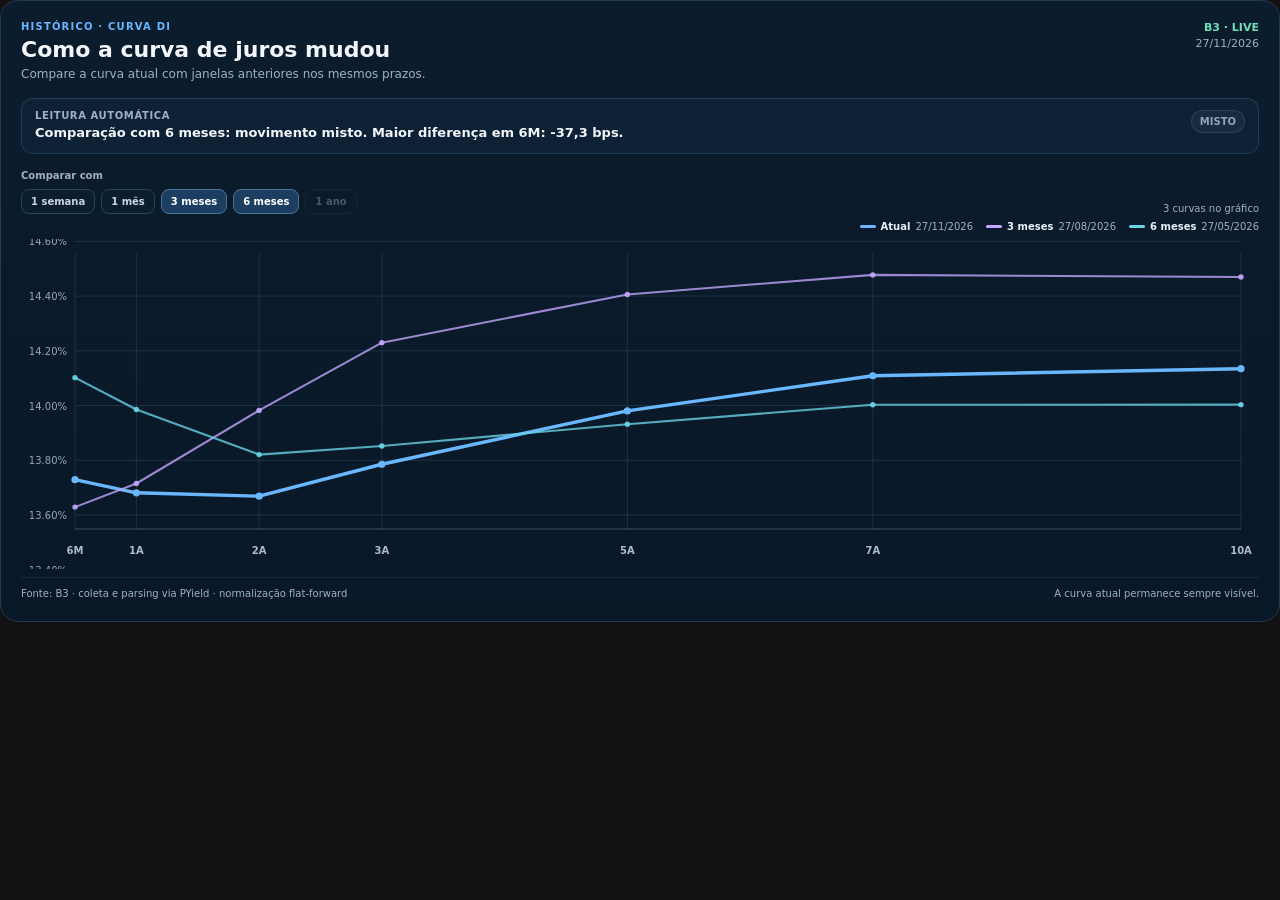
<file: widgets/evolucao-di-fundos.html>
<!doctype html>
<html lang="pt-BR">
<head>
<meta charset="utf-8">
<meta name="viewport" content="width=device-width,initial-scale=1">
<meta name="color-scheme" content="dark">
<title>Evolução da Curva DI · Widget Fundos</title>
<link rel="stylesheet" href="evolucao-di-fundos.css?v=1.0.0">
</head>
<body>
<main class="widget" id="widget">
  <header class="head">
    <div>
      <p class="eyebrow">HISTÓRICO · CURVA DI</p>
      <h1>Como a curva de juros mudou</h1>
      <p class="subtitle">Compare a curva atual com janelas anteriores nos mesmos prazos.</p>
    </div>
    <div class="status">
      <strong id="mode">carregando</strong>
      <span id="date">—</span>
    </div>
  </header>

  <section class="insight">
    <div class="insightText">
      <span>LEITURA AUTOMÁTICA</span>
      <strong id="reading">Carregando dados…</strong>
    </div>
    <span id="direction" class="direction flat">—</span>
  </section>

  <section class="controls">
    <div>
      <span>Comparar com</span>
      <div class="buttons">
        <button data-period="5d">1 semana</button>
        <button data-period="1m">1 mês</button>
        <button data-period="3m" class="active">3 meses</button>
        <button data-period="6m" class="active">6 meses</button>
        <button data-period="1y">1 ano</button>
      </div>
    </div>
    <small id="count">—</small>
  </section>

  <div id="legend" class="legend"></div>
  <div id="chart" class="chart" aria-label="Evolução histórica da Curva DI"></div>

  <footer>
    <span>Fonte: B3 · coleta e parsing via PYield · normalização flat-forward</span>
    <span>A curva atual permanece sempre visível.</span>
  </footer>
</main>
<script src="evolucao-di-fundos.js?v=1.0.0" defer></script>
</body>
</html>
</file>
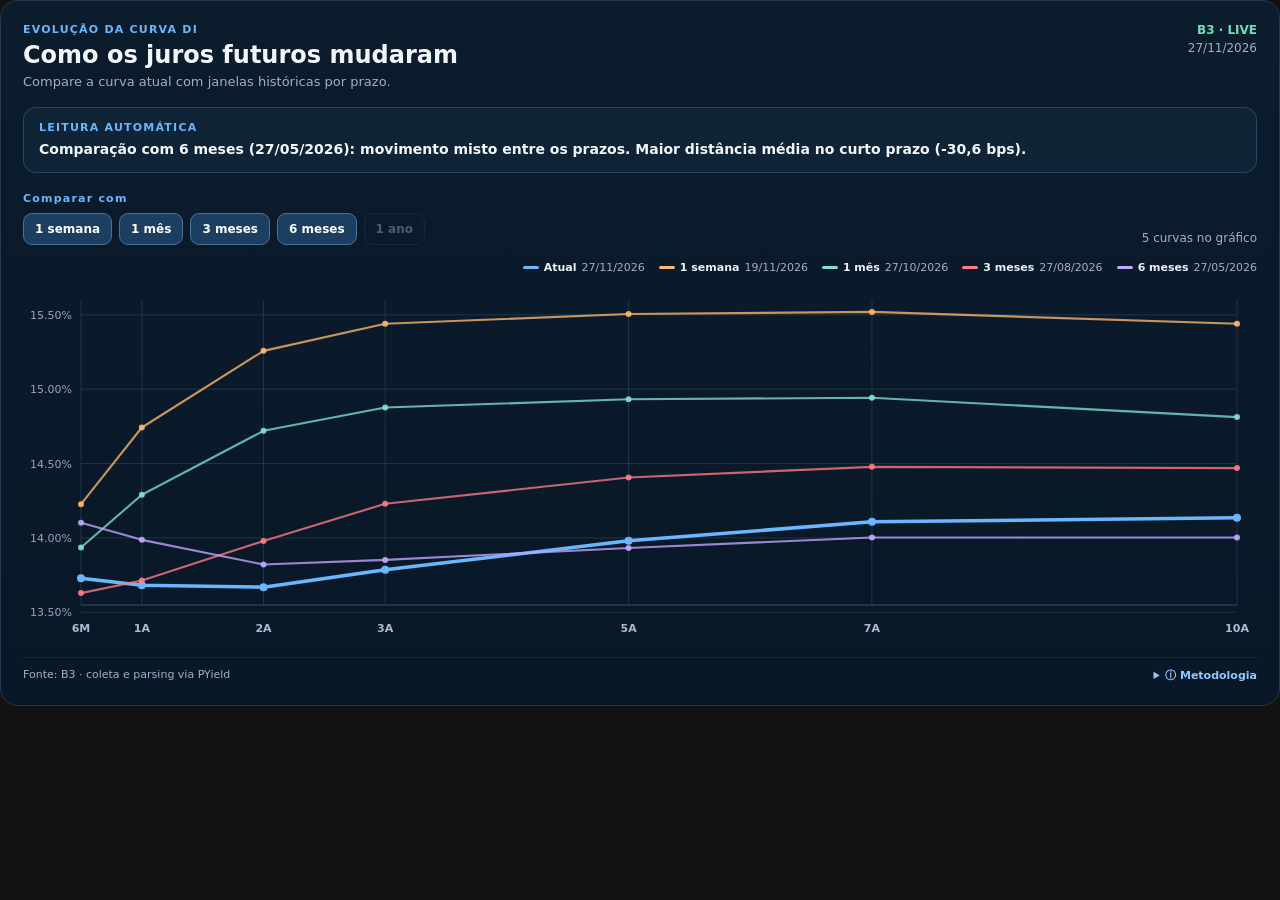
<file: widgets/evolucao-di.html>
<!doctype html>
<html lang="pt-BR">
<head>
  <meta charset="utf-8">
  <meta name="viewport" content="width=device-width,initial-scale=1">
  <meta name="color-scheme" content="dark">
  <title>Evolução da Curva DI · Widget</title>
  <link rel="stylesheet" href="evolucao-di.css?v=1.0.1">
</head>
<body>
  <main class="widget" id="widget">
    <header class="widgetHead">
      <div>
        <p class="eyebrow">EVOLUÇÃO DA CURVA DI</p>
        <h1>Como os juros futuros mudaram</h1>
        <p class="subtitle">Compare a curva atual com janelas históricas por prazo.</p>
      </div>
      <div class="status">
        <strong id="widgetMode">carregando</strong>
        <span id="widgetDate">—</span>
      </div>
    </header>

    <section class="insight">
      <span>LEITURA AUTOMÁTICA</span>
      <strong id="widgetReading">Carregando dados…</strong>
    </section>

    <section class="controls">
      <div>
        <span class="label">Comparar com</span>
        <div id="periodButtons" class="buttons">
          <button data-period="5d" class="active">1 semana</button>
          <button data-period="1m" class="active">1 mês</button>
          <button data-period="3m" class="active">3 meses</button>
          <button data-period="6m" class="active">6 meses</button>
          <button data-period="1y">1 ano</button>
        </div>
      </div>
      <div id="widgetCount" class="count">—</div>
    </section>

    <div id="widgetLegend" class="legend"></div>
    <div id="widgetChart" class="chart" aria-label="Gráfico da evolução da curva DI"></div>

    <footer>
      <span>Fonte: B3 · coleta e parsing via PYield</span>
      <details>
        <summary>ⓘ Metodologia</summary>
        <p>Snapshots de DI1 posicionados pelo prazo remanescente. O resumo usa vértices padronizados dentro da área comum das curvas. Uso educacional; curva não é previsão.</p>
      </details>
    </footer>
  </main>
  <script src="evolucao-di.js?v=1.0.1" defer></script>
</body>
</html>
</file>
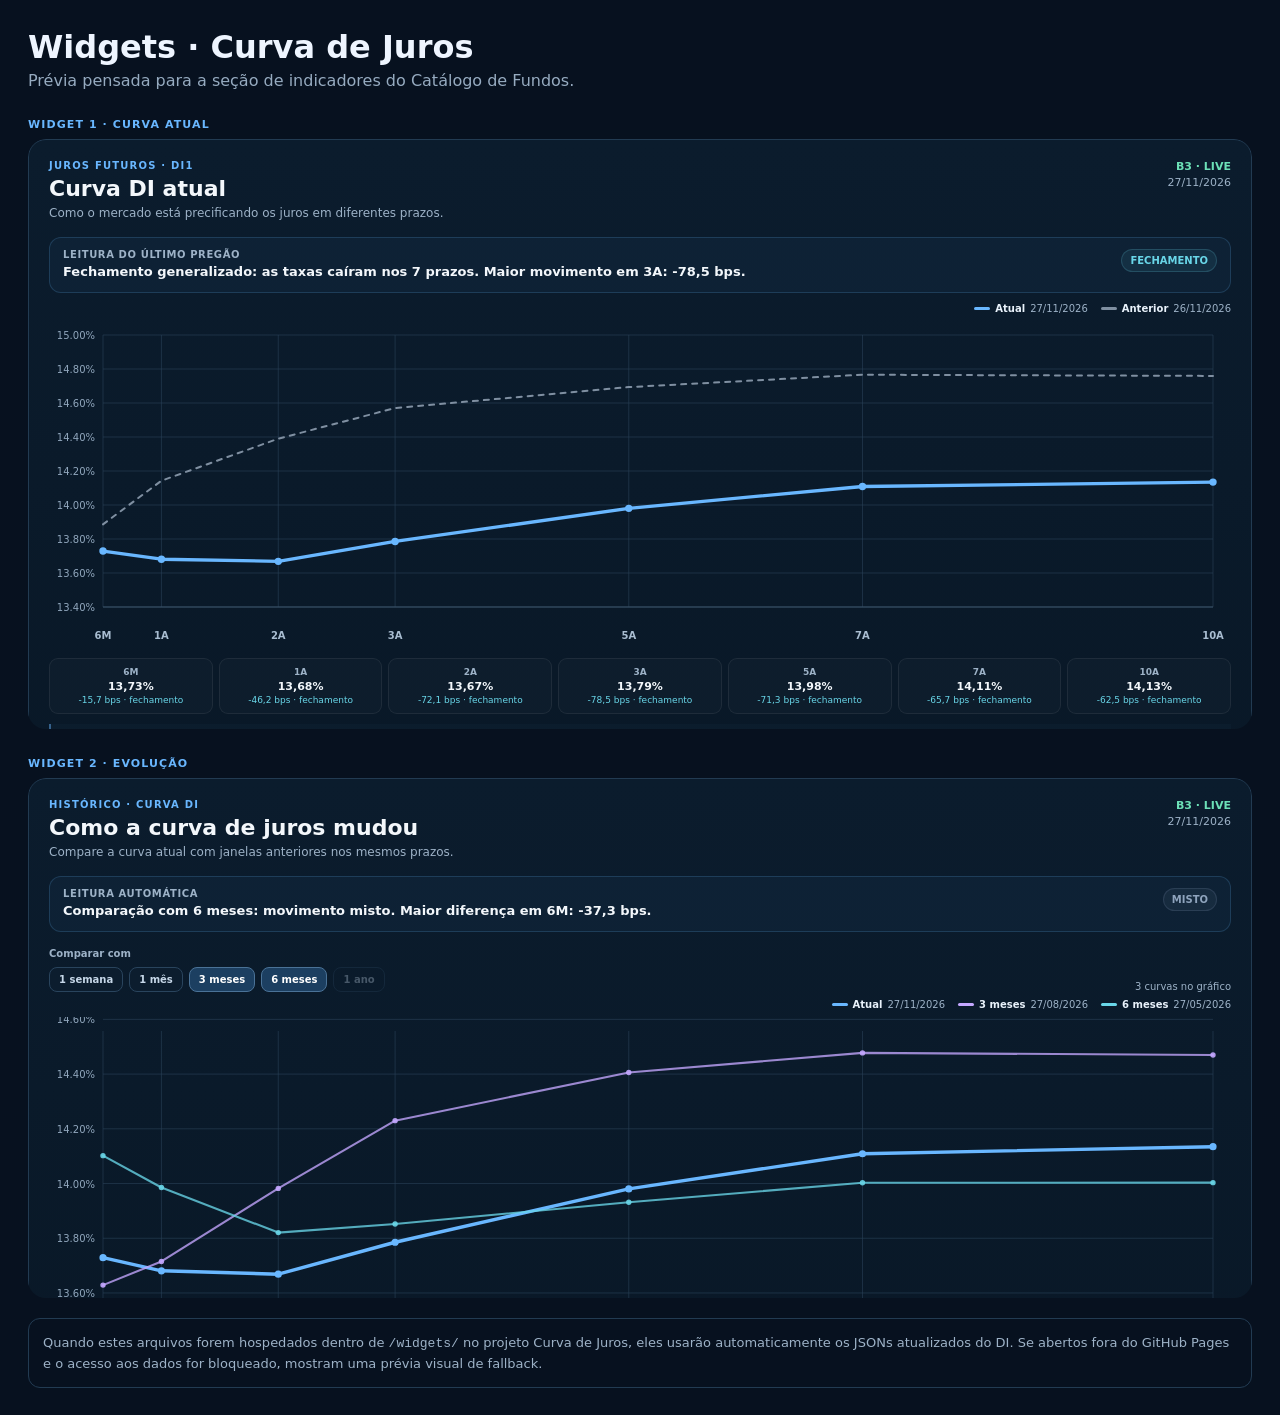
<file: widgets/preview-fundos.html>
<!doctype html>
<html lang="pt-BR">
<head>
<meta charset="utf-8">
<meta name="viewport" content="width=device-width,initial-scale=1">
<title>Prévia · Widgets Curva de Juros</title>
<style>
:root{color-scheme:dark;font-family:Inter,system-ui,sans-serif;background:#07111f;color:#eef5ff}
*{box-sizing:border-box}body{margin:0;padding:28px}.shell{max-width:1280px;margin:auto}
h1{margin:0 0 5px}.sub{color:#96abc0;margin:0 0 24px}.label{font-size:11px;font-weight:800;letter-spacing:.1em;color:#69b7ff;margin:28px 0 8px}
iframe{display:block;width:100%;border:0;border-radius:18px;background:transparent}
.note{margin-top:20px;padding:14px;border:1px solid #223b52;border-radius:12px;color:#9db2c7;font-size:13px;line-height:1.5}
</style>
</head>
<body><main class="shell">
<h1>Widgets · Curva de Juros</h1>
<p class="sub">Prévia pensada para a seção de indicadores do Catálogo de Fundos.</p>

<p class="label">WIDGET 1 · CURVA ATUAL</p>
<iframe src="curva-di-fundos.html" title="Curva DI atual" height="590"></iframe>

<p class="label">WIDGET 2 · EVOLUÇÃO</p>
<iframe src="evolucao-di-fundos.html" title="Evolução da Curva DI" height="520"></iframe>

<div class="note">Quando estes arquivos forem hospedados dentro de <code>/widgets/</code> no projeto Curva de Juros, eles usarão automaticamente os JSONs atualizados do DI. Se abertos fora do GitHub Pages e o acesso aos dados for bloqueado, mostram uma prévia visual de fallback.</div>
</main></body></html>
</file>
<file: css/style.css>
:root {
  --bg: #07111f;
  --panel: rgba(14, 28, 47, .86);
  --panel2: rgba(21, 39, 63, .82);
  --text: #eef5ff;
  --muted: #8fa4bd;
  --line: rgba(166, 194, 226, .15);
  --accent: #69b7ff;
  --positive: #38d39f;
  --negative: #ff7b87;
  --warning: #ffc96b;
  --radius: 20px;
}
* { box-sizing: border-box; }
html { color-scheme: dark; }
body {
  margin: 0;
  font-family: Inter, ui-sans-serif, system-ui, -apple-system, BlinkMacSystemFont, "Segoe UI", sans-serif;
  background:
    radial-gradient(circle at 10% 0%, rgba(38, 105, 170, .22), transparent 32rem),
    radial-gradient(circle at 90% 18%, rgba(24, 124, 107, .12), transparent 28rem),
    var(--bg);
  color: var(--text);
}
button, select { font: inherit; }
button { cursor: pointer; }

.shell { width: min(1240px, calc(100% - 32px)); margin: 0 auto; padding: 36px 0 48px; }
.topbar { display: flex; gap: 28px; align-items: flex-end; justify-content: space-between; margin-bottom: 22px; }
h1 { margin: 2px 0 6px; font-size: clamp(2.2rem, 5vw, 4.5rem); line-height: .98; letter-spacing: -.055em; }
h2 { margin: 3px 0 0; font-size: 1.25rem; letter-spacing: -.02em; }
p { margin: 0; }
.eyebrow { color: var(--accent); font-weight: 800; font-size: .72rem; letter-spacing: .14em; }
.subtitle { color: var(--muted); max-width: 680px; margin-top: 10px; }
.sectionSubtitle { color: var(--muted); font-size: .78rem; margin-top: 7px; }

.panel {
  border: 1px solid var(--line);
  background: var(--panel);
  border-radius: var(--radius);
  box-shadow: 0 18px 55px rgba(0,0,0,.18);
}
.sourceBox {
  display: flex; flex-direction: column; align-items: flex-end; gap: 7px;
  color: var(--muted); font-size: .76rem; text-align: right; max-width: 320px;
}
.badge {
  display: inline-flex; padding: 6px 9px; border-radius: 999px;
  background: rgba(105,183,255,.13); color: var(--accent);
  font-weight: 800; text-transform: uppercase; letter-spacing: .08em;
}
.badge.demo { color: var(--warning); background: rgba(255,201,107,.12); }
.badge.live { color: var(--positive); background: rgba(56,211,159,.12); }

.controls {
  padding: 16px 17px;
  display: grid;
  grid-template-columns: auto 1fr auto;
  gap: 18px;
  align-items: end;
  margin-bottom: 16px;
}
.dateControls { display: flex; gap: 12px; }
.controls label { display: grid; gap: 7px; color: var(--muted); font-size: .78rem; }
select {
  min-width: 160px;
  border: 1px solid var(--line);
  border-radius: 12px;
  background: #0a182a;
  color: var(--text);
  padding: 10px 12px;
}
.presetWrap { display: grid; gap: 7px; align-self: center; }
.presetLabel { color: var(--muted); font-size: .72rem; }
.presetButtons { display: flex; gap: 7px; flex-wrap: wrap; }
.presetButtons button,
.secondaryButton {
  border: 1px solid var(--line);
  background: rgba(105,183,255,.06);
  color: #c9d9ea;
  border-radius: 10px;
  padding: 8px 10px;
  transition: .15s ease;
}
.presetButtons button:hover:not(:disabled),
.secondaryButton:hover {
  border-color: rgba(105,183,255,.45);
  background: rgba(105,183,255,.12);
}
.presetButtons button.active {
  color: var(--accent);
  border-color: rgba(105,183,255,.52);
  background: rgba(105,183,255,.15);
  font-weight: 800;
}
.presetButtons button:disabled {
  opacity: .34;
  cursor: not-allowed;
}
.controlHint {
  color: var(--muted);
  font-size: .76rem;
  display: grid;
  gap: 5px;
  text-align: right;
  padding: 7px 2px;
}

.heroGrid {
  display: grid;
  grid-template-columns: minmax(0, 3fr) minmax(230px, 1fr);
  gap: 16px;
  margin-bottom: 16px;
}
.reading, .glossary, .chartPanel, .januaryPanel, .evolutionPanel, section.panel:not(.controls) { padding: 22px; }
.panelHead { display: flex; justify-content: space-between; gap: 18px; align-items: flex-start; }
.movementPill { padding: 9px 11px; border-radius: 999px; font-size: .78rem; font-weight: 800; white-space: nowrap; }
.movementPill.close { background: rgba(56,211,159,.12); color: var(--positive); }
.movementPill.open { background: rgba(255,123,135,.12); color: var(--negative); }
.movementPill.neutral { background: rgba(143,164,189,.12); color: var(--muted); }
.readingText { color: #c8d7e9; font-size: 1.03rem; line-height: 1.65; margin: 19px 0 22px; }

.metrics { display: grid; grid-template-columns: repeat(4, 1fr); gap: 10px; }
.metrics > div { background: var(--panel2); border: 1px solid var(--line); border-radius: 14px; padding: 13px; }
.metrics span { display: block; color: var(--muted); font-size: .7rem; margin-bottom: 6px; line-height: 1.35; }
.metrics strong { font-size: 1.08rem; }

.glossary { display: grid; align-content: start; gap: 17px; }
.glossaryRow { display: flex; gap: 11px; align-items: center; }
.glossaryRow div { display: grid; gap: 2px; }
.glossaryRow small { color: var(--muted); }
.dot { width: 10px; height: 10px; border-radius: 50%; flex: 0 0 auto; }
.dot.down { background: var(--positive); box-shadow: 0 0 0 6px rgba(56,211,159,.08); }
.dot.up { background: var(--negative); box-shadow: 0 0 0 6px rgba(255,123,135,.08); }
.dot.flat { background: var(--muted); box-shadow: 0 0 0 6px rgba(143,164,189,.08); }
.bucketHelp {
  display: grid; gap: 4px; padding-top: 13px; margin-top: 2px;
  border-top: 1px solid var(--line); color: #c7d4e4;
}
.bucketHelp small { color: var(--muted); line-height: 1.45; }

.chartPanel, .evolutionPanel, .januaryPanel { margin-bottom: 16px; }
.legend { display: flex; gap: 14px; color: var(--muted); font-size: .8rem; flex-wrap: wrap; justify-content: end; }
.legend span { display: inline-flex; align-items: center; gap: 6px; }
.legend i { width: 16px; height: 3px; border-radius: 99px; display: inline-block; background: var(--accent); }
.legend .prev i { background: #7a8798; }

.chart { width: 100%; min-height: 390px; margin-top: 10px; overflow: hidden; }
.chart svg { width: 100%; height: 390px; display: block; }
.chart text { font-family: inherit; fill: var(--muted); font-size: 11px; }
.chart .grid { stroke: var(--line); stroke-width: 1; }
.chart .axis { stroke: rgba(166,194,226,.22); }
.chart .currentLine { fill: none; stroke: var(--accent); stroke-width: 3; }
.chart .prevLine { fill: none; stroke: #7a8798; stroke-width: 2; stroke-dasharray: 5 6; }
.chart .currentPoint { fill: var(--accent); stroke: #07111f; stroke-width: 2; }
.chart .prevPoint { fill: #7a8798; stroke: #07111f; stroke-width: 2; }
.chartNote { color: var(--muted); font-size: .76rem; margin-top: 8px; }

.evoControls {
  display: flex;
  align-items: end;
  justify-content: space-between;
  gap: 18px;
  margin-top: 14px;
}
.evoButtons button.active {
  color: #f1f7ff;
  border-color: rgba(255,255,255,.20);
  background: rgba(105,183,255,.22);
}
.evoHint {
  display: grid;
  gap: 5px;
  text-align: right;
}
.evolutionChart .seriesLine {
  fill: none;
  stroke-width: 2.25;
  opacity: .92;
}
.evolutionChart .seriesLine.current {
  stroke-width: 3.4;
}
.evolutionChart .seriesPoint {
  opacity: .85;
}
.legend i.legendLine {
  width: 18px;
  height: 3px;
}
.legend span strong {
  color: var(--text);
  font-size: .78rem;
  font-weight: 700;
}

.januaryGrid {
  display: grid;
  grid-template-columns: repeat(auto-fit, minmax(125px, 1fr));
  gap: 10px;
  margin-top: 16px;
}
.vertexCard {
  border: 1px solid var(--line);
  background: var(--panel2);
  border-radius: 14px;
  padding: 13px;
  min-width: 0;
}
.vertexTop, .vertexBottom {
  display: flex; align-items: center; justify-content: space-between; gap: 8px;
}
.vertexTop span { font-weight: 800; }
.vertexTop small, .vertexBottom span:first-child { color: var(--muted); font-size: .7rem; }
.vertexCard > strong { display: block; font-size: 1.15rem; margin: 13px 0 11px; font-variant-numeric: tabular-nums; }
.vertexBottom .delta { font-size: .76rem; }

.tableActions { display: grid; justify-items: end; gap: 9px; }
.secondaryButton { font-size: .76rem; white-space: nowrap; }
.tableWrap { overflow-x: auto; margin-top: 15px; }
table { width: 100%; border-collapse: collapse; min-width: 680px; }
th, td {
  padding: 12px 10px;
  border-bottom: 1px solid var(--line);
  text-align: right;
  font-variant-numeric: tabular-nums;
}
th { color: var(--muted); font-size: .72rem; font-weight: 650; text-transform: uppercase; letter-spacing: .06em; }
th:first-child, td:first-child, th:nth-child(2), td:nth-child(2) { text-align: left; }
td { font-size: .9rem; }

.delta.neg { color: var(--positive); font-weight: 800; }
.delta.pos { color: var(--negative); font-weight: 800; }
.delta.flat { color: var(--muted); font-weight: 800; }
.muted { color: var(--muted); font-size: .8rem; }
.notePanel { margin-top: 16px; color: var(--muted); line-height: 1.55; font-size: .84rem; }
footer { color: #61758e; text-align: center; font-size: .72rem; padding-top: 22px; }
.error { color: var(--negative); padding: 24px; }

@media (max-width: 1000px) {
  .controls { grid-template-columns: 1fr; align-items: stretch; }
  .controlHint { text-align: left; }
  .evoControls { flex-direction: column; align-items: stretch; }
  .evoHint { text-align: left; }
}

@media (max-width: 820px) {
  .shell { width: min(100% - 20px, 1240px); padding-top: 22px; }
  .topbar { align-items: flex-start; flex-direction: column; }
  .sourceBox { align-items: flex-start; text-align: left; }
  .dateControls { flex-direction: column; }
  select { width: 100%; }
  .heroGrid { grid-template-columns: 1fr; }
  .metrics { grid-template-columns: repeat(2, 1fr); }
  .chart { min-height: 330px; }
  .chart svg { height: 330px; }
  .panelHead { flex-direction: column; }
  .tableActions { justify-items: start; }
}

@media (max-width: 520px) {
  .metrics { grid-template-columns: 1fr; }
  .presetButtons button { flex: 1 1 auto; }
  .januaryGrid { grid-template-columns: repeat(2, 1fr); }
}
</file>
<file: css/v2.css>
.mainTabs{display:flex;gap:8px;padding:8px;margin-bottom:16px;overflow-x:auto}.tabButton{border:0;background:transparent;color:var(--muted);border-radius:12px;padding:10px 15px;white-space:nowrap;font-weight:750;cursor:pointer}.tabButton:hover{background:rgba(105,183,255,.08);color:var(--text)}.tabButton.active{background:rgba(105,183,255,.16);color:var(--accent)}.tabPane{display:none}.tabPane.active{display:block}.hidden{display:none!important}.sectionIntro{padding:20px 22px;margin-bottom:16px;display:flex;align-items:end;justify-content:space-between;gap:18px}.inlineSelect{display:grid;gap:6px;color:var(--muted);font-size:.76rem}.marketStatus{padding:22px;margin-bottom:16px}.marketCards{display:grid;grid-template-columns:repeat(auto-fit,minmax(155px,1fr));gap:10px;margin-top:16px}.marketCard{background:var(--panel2);border:1px solid var(--line);border-radius:14px;padding:14px}.marketCard small{color:var(--muted);display:block;margin-bottom:8px}.marketCard strong{display:block;font-size:1.12rem}.marketCard .subline{color:var(--muted);font-size:.72rem;margin-top:8px;line-height:1.45}.parameterPanel{margin-top:16px}.pendingPanel{padding:28px;line-height:1.65}.pendingPanel h2{margin:7px 0 10px}.pendingPanel p:last-child{color:#c8d7e9;max-width:780px}.basisBars{display:grid;gap:8px;margin:18px 0 10px}.basisBarRow{display:grid;grid-template-columns:90px 1fr 90px;gap:12px;align-items:center}.basisBarRow>span{color:var(--muted);font-size:.76rem}.basisTrack{height:10px;background:rgba(143,164,189,.10);border-radius:999px;position:relative;overflow:hidden}.basisZero{position:absolute;left:50%;top:0;bottom:0;width:1px;background:rgba(238,245,255,.28)}.basisFill{position:absolute;top:1px;bottom:1px;border-radius:999px}.basisFill.pos{left:50%;background:var(--negative)}.basisFill.neg{right:50%;background:var(--positive)}.basisValue{text-align:right;font-variant-numeric:tabular-nums;font-weight:800}.marketLine{fill:none;stroke-width:2.6}.marketPoint{stroke:#07111f;stroke-width:1.5}@media(max-width:820px){.sectionIntro{align-items:stretch;flex-direction:column}.basisBarRow{grid-template-columns:70px 1fr 78px;gap:8px}}


/* ===== V2.1 · Tesouro + Conexões ===== */
.filterBar{
  display:flex;flex-wrap:wrap;gap:8px;margin:8px 0 18px;
}
.filterChip{
  border:1px solid var(--line);background:var(--panel2);color:var(--muted);
  border-radius:999px;padding:8px 12px;font-size:.76rem;font-weight:750;cursor:pointer;
}
.filterChip:hover{color:var(--text);border-color:rgba(105,183,255,.45)}
.filterChip.active{background:rgba(105,183,255,.16);color:var(--accent);border-color:rgba(105,183,255,.45)}
.marketCard.clickable{cursor:pointer;transition:transform .15s ease,border-color .15s ease,background .15s ease}
.marketCard.clickable:hover{transform:translateY(-1px);border-color:rgba(105,183,255,.42)}
.marketCard.active{border-color:rgba(105,183,255,.58);background:rgba(105,183,255,.09)}
.marketCard .rateRange{font-size:1rem;line-height:1.25}
.categoryTag{
  display:inline-flex;align-items:center;border:1px solid var(--line);border-radius:999px;
  padding:3px 7px;color:var(--muted);font-size:.66rem;margin-top:6px
}
.tableNote{color:var(--muted);font-size:.72rem;line-height:1.5;margin:12px 0 0}
.rateCell{font-variant-numeric:tabular-nums;white-space:nowrap}
.duCell{font-variant-numeric:tabular-nums;color:var(--muted);white-space:nowrap}
.maturitySoon{color:#ffc96b;font-size:.68rem;display:block;margin-top:3px}
.historyPanel{margin-top:16px}
.historyControls{display:flex;align-items:end;justify-content:space-between;gap:16px;flex-wrap:wrap;margin:14px 0}
.historySelect{display:grid;gap:6px;color:var(--muted);font-size:.76rem;min-width:min(520px,100%)}
.historySelect select{width:100%}
.historySummary{display:flex;gap:18px;flex-wrap:wrap;color:var(--muted);font-size:.75rem}
.historySummary strong{color:var(--text);margin-left:4px}
.historyGrid{display:grid;grid-template-columns:1fr 1fr;gap:14px}
.historyBox{background:rgba(9,25,43,.34);border:1px solid var(--line);border-radius:14px;padding:14px;min-width:0}
.historyBox h3{font-size:.86rem;margin:0 0 6px}
.historyChart{min-height:270px}
.connectionTreasury{margin-top:16px}
.connectionSplit{display:grid;grid-template-columns:1fr 1fr;gap:14px}
.connectionBox{border:1px solid var(--line);border-radius:14px;padding:16px;background:rgba(9,25,43,.30);min-width:0}
.connectionBox h3{font-size:1rem;margin:4px 0 6px}
.connectionBox .tableWrap{margin-top:12px}
.connectionStat{font-size:.76rem;color:var(--muted)}
.connectionStat strong{color:var(--text)}
.emptyState{padding:24px;color:var(--muted);text-align:center;border:1px dashed var(--line);border-radius:12px}
.deltaUp{color:#ff9c9c;font-weight:750}
.deltaDown{color:#7de2d1;font-weight:750}
.deltaFlat{color:var(--muted);font-weight:750}
.modelNote{
  margin-top:12px;padding:11px 13px;border-radius:12px;background:rgba(105,183,255,.06);
  border:1px solid rgba(105,183,255,.15);color:var(--muted);font-size:.72rem;line-height:1.55
}
@media(max-width:1050px){
  .connectionSplit,.historyGrid{grid-template-columns:1fr}
}
@media(max-width:720px){
  .historySelect{min-width:100%}
  .filterBar{overflow-x:auto;flex-wrap:nowrap;padding-bottom:4px}
  .filterChip{white-space:nowrap}
}


/* ===== V2.1.2 · Histórico do Tesouro ===== */
.historyPanelV212{
  padding:22px;
  overflow:hidden;
}
.historyTop{
  display:grid;
  grid-template-columns:minmax(0,1fr) minmax(280px,420px);
  gap:24px;
  align-items:end;
  margin-bottom:18px;
}
.historyHeading{min-width:0}
.historyTitleRow{
  display:flex;
  gap:12px;
  align-items:center;
  flex-wrap:wrap;
  margin-top:4px;
}
.historyTitleRow h2{
  margin:0;
  font-size:1.2rem;
  line-height:1.25;
}
.historyCountPill{
  display:inline-flex;
  align-items:center;
  min-height:27px;
  padding:5px 9px;
  border:1px solid var(--line);
  border-radius:999px;
  background:rgba(105,183,255,.06);
  color:var(--muted);
  font-size:.7rem;
  font-weight:750;
  white-space:nowrap;
}
.historyHeading .sectionSubtitle{
  margin:7px 0 0;
  max-width:760px;
}
.historySelectCompact{
  min-width:0;
  width:100%;
}
.historySelectCompact span{
  color:var(--muted);
  font-size:.7rem;
  font-weight:700;
}
.historySelectCompact select{
  min-height:42px;
}
.historyKpis{
  display:grid;
  grid-template-columns:repeat(6,minmax(120px,1fr));
  gap:9px;
  margin:0 0 14px;
}
.historyKpi{
  min-width:0;
  padding:11px 12px;
  border:1px solid var(--line);
  border-radius:12px;
  background:rgba(9,25,43,.28);
}
.historyKpi span{
  display:block;
  color:var(--muted);
  font-size:.66rem;
  margin-bottom:5px;
}
.historyKpi strong{
  display:block;
  color:var(--text);
  font-size:.88rem;
  line-height:1.25;
  font-variant-numeric:tabular-nums;
  white-space:nowrap;
  overflow:hidden;
  text-overflow:ellipsis;
}
.historyKpi small{
  display:block;
  color:var(--muted);
  font-size:.61rem;
  margin-top:4px;
}
.historyGridCompact{
  gap:10px;
}
.historyBoxCompact{
  padding:12px 12px 6px;
  border-radius:13px;
}
.historyBoxHead{
  display:flex;
  align-items:flex-start;
  justify-content:space-between;
  gap:12px;
  padding:0 2px 7px;
}
.historyBoxHead div span{
  display:block;
  color:var(--muted);
  font-size:.67rem;
  margin-bottom:3px;
}
.historyBoxHead div strong{
  display:block;
  font-size:1rem;
  font-variant-numeric:tabular-nums;
}
.historyMiniDelta{
  font-size:.72rem;
  font-weight:800;
  white-space:nowrap;
  padding-top:2px;
}
.historyChartCompact{
  min-height:238px;
  height:238px;
  overflow:hidden;
}
.historyChartCompact svg{
  width:100%;
  height:100%;
  display:block;
  overflow:visible;
}
.historyChartCompact .historyAxisLabel{
  fill:#8fa7c2;
  font-size:11px;
  font-family:inherit;
}
.historyChartCompact .historyXAxisLabel{
  fill:#7f98b5;
  font-size:10.5px;
}
.historyChartCompact .historyGridLine{
  stroke:rgba(143,164,189,.13);
  stroke-width:1;
}
.historyChartCompact .historyLine{
  fill:none;
  stroke-width:2.15;
  stroke-linecap:round;
  stroke-linejoin:round;
}
.historyChartCompact .historyPoint{
  stroke:#07111f;
  stroke-width:1;
  opacity:.92;
}
.historyReading{
  margin-top:10px;
  padding:12px 14px;
  border:1px solid rgba(105,183,255,.15);
  border-radius:12px;
  background:rgba(105,183,255,.045);
}
.historyReading .eyebrow{
  margin:0 0 5px;
  font-size:.62rem;
}
.historyReading p:last-child{
  margin:0;
  color:#b9cbe0;
  font-size:.74rem;
  line-height:1.55;
}
@media(max-width:1180px){
  .historyKpis{grid-template-columns:repeat(3,minmax(140px,1fr))}
}
@media(max-width:900px){
  .historyTop{grid-template-columns:1fr;align-items:stretch;gap:14px}
  .historyGridCompact{grid-template-columns:1fr}
}
@media(max-width:620px){
  .historyPanelV212{padding:16px}
  .historyKpis{grid-template-columns:repeat(2,minmax(0,1fr))}
  .historyKpi strong{font-size:.82rem}
  .historyChartCompact{min-height:220px;height:220px}
}


/* ===== V2.2 · Aprender + Decisão RF ===== */
.decisionTabButton{border-color:rgba(105,183,255,.16)}
.learnIntro,.decisionIntro{background:linear-gradient(135deg,rgba(105,183,255,.06),rgba(56,211,159,.025))}
.learnBadge{border:1px solid var(--line);border-radius:999px;padding:7px 10px;color:var(--muted);font-size:.68rem;white-space:nowrap}
.learningSteps{display:grid;grid-template-columns:repeat(4,1fr);gap:10px;margin-top:16px}
.learnStep{display:flex;gap:11px;border:1px solid var(--line);border-radius:14px;background:rgba(9,25,43,.28);padding:14px;min-width:0}
.learnStep>span{display:grid;place-items:center;flex:0 0 28px;height:28px;border-radius:9px;background:rgba(105,183,255,.12);color:var(--accent);font-weight:850;font-size:.78rem}
.learnStep strong{font-size:.84rem}.learnStep p{margin:5px 0 0;color:var(--muted);font-size:.71rem;line-height:1.55}
.impactPanel,.fundGuide,.correlationPreview{margin-top:16px}
.impactGrid{display:grid;grid-template-columns:repeat(3,1fr);gap:10px}
.impactCard{border:1px solid var(--line);border-radius:14px;background:rgba(9,25,43,.26);padding:15px}
.impactHead{display:flex;align-items:center;gap:9px;margin-bottom:10px}.impactHead span{width:28px;height:28px;display:grid;place-items:center;border-radius:9px;font-weight:900}
.impactHead.up span{background:rgba(255,156,156,.12);color:#ff9c9c}.impactHead.down span{background:rgba(125,226,209,.12);color:#7de2d1}.impactHead.real span{background:rgba(255,201,107,.12);color:#ffc96b}
.impactCard ul{margin:0;padding-left:17px;color:#b8c9dc;font-size:.71rem;line-height:1.65}.impactCard li+li{margin-top:6px}
.fundMap{display:grid;grid-template-columns:repeat(4,1fr);gap:10px}.fundMap>div{border:1px solid var(--line);border-radius:14px;padding:14px;background:rgba(9,25,43,.25)}
.fundMap strong{display:block;font-size:.86rem}.fundMap span{display:block;color:var(--accent);font-size:.67rem;margin:5px 0 7px}.fundMap p{margin:0;color:var(--muted);font-size:.7rem;line-height:1.55}
.correlationPreview{display:grid;grid-template-columns:1fr auto;gap:20px;align-items:center}.correlationPreview p{max-width:900px;color:#b9cbe0;line-height:1.6}
.correlationMock{min-width:220px;padding:14px;border:1px dashed rgba(105,183,255,.38);border-radius:14px;background:rgba(105,183,255,.045)}
.correlationMock span,.correlationMock small{display:block;color:var(--muted);font-size:.67rem}.correlationMock strong{display:block;margin:6px 0;font-size:.9rem}
.decisionFormPanel{margin-bottom:16px}.decisionInputs{display:grid;grid-template-columns:repeat(4,minmax(150px,1fr));gap:10px;margin-top:14px}
.decisionInputs label{display:grid;gap:6px;color:var(--muted);font-size:.69rem}
.inputPrefix,.inputSuffix{display:flex;align-items:center;border:1px solid var(--line);border-radius:10px;background:rgba(9,25,43,.45);overflow:hidden}
.inputPrefix span,.inputSuffix span{padding:0 10px;color:var(--muted);font-size:.68rem;white-space:nowrap}
.inputPrefix input,.inputSuffix input{border:0!important;background:transparent!important;min-width:0;width:100%;padding:10px 10px!important;color:var(--text)}
.inputPrefix span{border-right:1px solid var(--line)}.inputSuffix span{border-left:1px solid var(--line)}
.decisionHint{margin:12px 0 0;color:var(--muted);font-size:.68rem;line-height:1.55}.marketReferencePanel{margin-bottom:16px}
.rfReferenceCards{display:grid;grid-template-columns:repeat(6,minmax(130px,1fr));gap:9px;margin-top:14px}
.rfReferenceCards article{border:1px solid var(--line);border-radius:12px;padding:12px;background:rgba(9,25,43,.27)}
.rfReferenceCards span{display:block;color:var(--muted);font-size:.64rem}.rfReferenceCards strong{display:block;font-size:.9rem;margin:5px 0}.rfReferenceCards small{display:block;color:var(--muted);font-size:.6rem;line-height:1.35}
.rfProductCards{display:grid;grid-template-columns:repeat(3,1fr);gap:10px;margin-top:14px}.rfProductCard{border:1px solid var(--line);border-radius:15px;padding:16px;background:rgba(9,25,43,.28);position:relative}
.rfProductCard.scenarioLeader{border-color:rgba(105,183,255,.52);background:rgba(105,183,255,.07)}
.rfProductHead{display:flex;justify-content:space-between;gap:10px;align-items:center;color:var(--muted);font-size:.7rem}.rfProductHead em{font-style:normal;color:var(--accent);font-size:.58rem;border:1px solid rgba(105,183,255,.3);border-radius:999px;padding:3px 6px}
.rfProductCard>strong{display:block;font-size:1.02rem;margin:7px 0 4px}.rfProductValue{font-size:1.45rem;font-weight:850;margin:9px 0 12px}
.rfProductMeta{display:grid;grid-template-columns:1fr 1fr;gap:7px}.rfProductMeta span{display:block;color:var(--muted);font-size:.62rem;line-height:1.4}.rfProductMeta b{display:block;color:var(--text);font-size:.72rem;margin-top:2px}
.rfProductCard>small{display:block;color:var(--muted);font-size:.61rem;margin-top:10px}
.rfReading{margin-top:12px;border:1px solid rgba(105,183,255,.15);background:rgba(105,183,255,.04);border-radius:12px;padding:13px 14px}.rfReading .eyebrow{margin:0 0 5px}.rfReading p{margin:0;color:#c2d2e4;font-size:.73rem;line-height:1.6}.rfReading .rfCaution{color:var(--muted);margin-top:6px;font-size:.66rem}
.decisionSplit{display:grid;grid-template-columns:1.25fr .75fr;gap:16px;margin-top:16px}.breakevenGrid{display:grid;grid-template-columns:repeat(3,1fr);gap:9px}
.breakevenGrid article{border:1px solid var(--line);border-radius:12px;padding:13px;background:rgba(9,25,43,.26)}.breakevenGrid span{display:block;color:var(--muted);font-size:.65rem}.breakevenGrid strong{display:block;margin:6px 0;font-size:.88rem}.breakevenGrid small{display:block;color:var(--muted);font-size:.61rem;line-height:1.4}
.clientChecklist{display:grid;gap:8px}.clientChecklist label{display:flex;gap:9px;align-items:flex-start;border:1px solid var(--line);border-radius:10px;padding:9px 10px;color:#b8c9dc;font-size:.69rem;line-height:1.4;background:rgba(9,25,43,.24)}.clientChecklist input{margin-top:2px;accent-color:#69b7ff}
.decisionFootnote{margin-top:16px}.decisionFootnote p{margin:0;color:var(--muted);font-size:.68rem;line-height:1.55}
@media(max-width:1180px){.learningSteps,.fundMap{grid-template-columns:repeat(2,1fr)}.decisionInputs{grid-template-columns:repeat(3,1fr)}.rfReferenceCards{grid-template-columns:repeat(3,1fr)}}
@media(max-width:900px){.impactGrid,.rfProductCards,.decisionSplit{grid-template-columns:1fr}.decisionInputs{grid-template-columns:repeat(2,1fr)}.correlationPreview{grid-template-columns:1fr}.correlationMock{min-width:0}}
@media(max-width:620px){.learningSteps,.fundMap,.decisionInputs,.rfReferenceCards,.breakevenGrid{grid-template-columns:1fr}.learnBadge{white-space:normal}}


/* ===== V2.3-A · Cenários CDI + trajetória DI ===== */
.scenarioTabButton{border-color:rgba(255,201,107,.14)}
.scenarioIntro{background:linear-gradient(135deg,rgba(255,201,107,.055),rgba(105,183,255,.035))}
.scenarioSelectors{display:flex;gap:10px;align-items:end;flex-wrap:wrap}
.scenarioSelectors .inlineSelect{min-width:190px}
.scenarioSnapshot,.scenarioForwardPanel,.scenarioHistoryPanel,.scenarioMatrixPanel,.scenarioNext{margin-bottom:16px}
.scenarioCards{display:grid;grid-template-columns:repeat(6,minmax(135px,1fr));gap:9px;margin-top:14px}
.scenarioCards article{border:1px solid var(--line);border-radius:13px;padding:13px;background:rgba(9,25,43,.27);min-width:0}
.scenarioCards span{display:block;color:var(--muted);font-size:.64rem;line-height:1.35}
.scenarioCards strong{display:block;font-size:.94rem;margin:6px 0;line-height:1.25;font-variant-numeric:tabular-nums}
.scenarioCards small{display:block;color:var(--muted);font-size:.6rem;line-height:1.45}
.scenarioForwardPanel .tableWrap,.scenarioMatrixPanel .tableWrap{margin-top:12px}
.scenarioHistoryChart{height:260px;min-height:260px;margin-top:10px}
.scenarioNext{display:grid;grid-template-columns:1fr;gap:12px;padding:20px 22px;background:rgba(105,183,255,.025)}
.scenarioNext h2{margin:4px 0 7px}.scenarioNext p:last-child{margin:0;color:#b8c9dc;line-height:1.6;font-size:.72rem;max-width:980px}
.secondaryButton.active{border-color:rgba(105,183,255,.55);background:rgba(105,183,255,.12);color:var(--accent)}
@media(max-width:1250px){.scenarioCards{grid-template-columns:repeat(3,1fr)}}
@media(max-width:760px){.scenarioSelectors{display:grid;grid-template-columns:1fr;width:100%}.scenarioSelectors .inlineSelect{min-width:0}.scenarioCards{grid-template-columns:1fr}.scenarioHistoryChart{height:230px;min-height:230px}}
</file>
<file: css/evolution-v2.css>
/* V2.3-B.2 · Evolução da Curva DI */
.evolutionPanelV2 .evolutionHead {
  align-items: flex-start;
  gap: 24px;
}

.evolutionLegendV2 {
  max-width: 58%;
  justify-content: flex-end;
}

.evolutionInsight {
  margin: 18px 0 14px;
  padding: 14px 16px;
  border: 1px solid rgba(105, 183, 255, .22);
  border-radius: 14px;
  background: rgba(105, 183, 255, .055);
  display: grid;
  gap: 5px;
}

.evolutionInsight > span {
  font-size: .72rem;
  font-weight: 800;
  letter-spacing: .09em;
  color: #69b7ff;
}

.evolutionInsight > strong {
  font-size: .98rem;
  line-height: 1.5;
  color: var(--text, #f2f6fb);
}

.evolutionControlsV2 {
  align-items: flex-end;
}

.evolutionChartV2 svg text.evoTenorLabel {
  font-weight: 700;
  fill: #a9bdd1;
}

.evolutionChartV2 svg text.evoAxisLabel {
  fill: #91a7bd;
}

.methodologyDetails {
  margin-top: 8px;
  border-top: 1px solid rgba(255,255,255,.07);
  padding-top: 10px;
  color: var(--muted, #9fb2c6);
}

.methodologyDetails summary {
  width: fit-content;
  cursor: pointer;
  color: #8fc8ff;
  font-size: .82rem;
  font-weight: 700;
  user-select: none;
}

.methodologyDetails p {
  margin: 9px 0 0;
  max-width: 1000px;
  font-size: .82rem;
  line-height: 1.55;
}

@media (max-width: 900px) {
  .evolutionPanelV2 .evolutionHead {
    display: block;
  }
  .evolutionLegendV2 {
    max-width: none;
    margin-top: 14px;
    justify-content: flex-start;
  }
  .evolutionControlsV2 {
    align-items: stretch;
  }
}

@media (max-width: 620px) {
  .evolutionInsight {
    padding: 12px 13px;
  }
  .evolutionInsight > strong {
    font-size: .9rem;
  }
}
</file>
<file: css/term-structure-v2.css>
/* V2.3-B.2.2 · Estrutura a termo */
.termStructureHead {
  align-items: flex-start;
  gap: 24px;
}
.termStructureHead .legend {
  max-width: 48%;
  justify-content: flex-end;
}
.termInsight {
  margin: 16px 0 14px;
  padding: 14px 16px;
  border: 1px solid rgba(105,183,255,.22);
  border-radius: 14px;
  background: rgba(105,183,255,.055);
  display: grid;
  gap: 5px;
}
.termInsight > span {
  color: #69b7ff;
  font-size: .72rem;
  font-weight: 800;
  letter-spacing: .09em;
}
.termInsight > strong {
  color: var(--text, #f2f6fb);
  font-size: .96rem;
  line-height: 1.48;
}
.termToolbar {
  display: flex;
  justify-content: space-between;
  align-items: flex-end;
  gap: 18px;
  margin: 2px 0 10px;
}
.termViewToggle {
  display: flex;
  flex-wrap: wrap;
  gap: 7px;
  margin-top: 7px;
}
.termViewToggle button {
  border: 1px solid #29445d;
  background: #0c1d2e;
  color: #b9ccde;
  border-radius: 9px;
  padding: 8px 12px;
  font: inherit;
  font-size: .82rem;
  font-weight: 750;
  cursor: pointer;
}
.termViewToggle button.active {
  background: #1c3f61;
  border-color: #4a7297;
  color: #fff;
}
.termStructureChart svg text.termAxisLabel {
  fill: #91a7bd;
}
.termStructureChart svg text.termTenorLabel {
  fill: #a9bdd1;
  font-weight: 700;
}
.termMoveBlock {
  margin-top: 15px;
  padding-top: 14px;
  border-top: 1px solid rgba(255,255,255,.07);
}
.termMoveBlock > div:first-child {
  margin-bottom: 11px;
}
.termBpsGrid {
  display: grid;
  grid-template-columns: repeat(7, minmax(0,1fr));
  gap: 8px;
}
.termBpsGrid article {
  min-width: 0;
  padding: 11px 10px;
  border: 1px solid rgba(255,255,255,.075);
  border-radius: 11px;
  background: rgba(255,255,255,.025);
  text-align: center;
}
.termBpsGrid span {
  display: block;
  color: var(--muted, #9fb2c6);
  font-size: .72rem;
  font-weight: 700;
}
.termBpsGrid strong {
  display: block;
  margin-top: 4px;
  font-size: .96rem;
}
.termBpsGrid small {
  display: block;
  margin-top: 3px;
  color: var(--muted, #9fb2c6);
  font-size: .66rem;
}
.termMethodology {
  margin-top: 13px;
}
@media (max-width: 980px) {
  .termBpsGrid { grid-template-columns: repeat(4,minmax(0,1fr)); }
}
@media (max-width: 760px) {
  .termStructureHead, .termToolbar { display: block; }
  .termStructureHead .legend {
    max-width: none;
    margin-top: 12px;
    justify-content: flex-start;
  }
  #termModeHint { margin-top: 9px; }
  .termBpsGrid { grid-template-columns: repeat(2,minmax(0,1fr)); }
}
</file>
<file: css/anbima-v2.css>
/* V2.3-B.2.3 · ANBIMA */
.anbimaReadingPanel .readingText {
  margin-top: 2px;
  font-size: .96rem;
  line-height: 1.58;
}

.anbimaCardsV2 .marketCard {
  min-height: 132px;
}

.anbimaCardsV2 .marketCard small:first-child {
  font-weight: 800;
  letter-spacing: .035em;
}

.anbimaCardsV2 .marketCard strong {
  margin-top: 5px;
}

.anbimaCardsV2 .anbimaDu {
  display: block;
  margin-top: 8px;
  font-size: .68rem;
  color: var(--muted, #9fb2c6);
}

.anbimaChartHead {
  align-items: flex-start;
  gap: 24px;
}

.anbimaChartHead .legend {
  max-width: 52%;
  justify-content: flex-end;
}

.anbimaToolbar {
  display: flex;
  justify-content: space-between;
  align-items: flex-end;
  gap: 18px;
  margin: 10px 0 8px;
}

.anbimaModeToggle {
  display: flex;
  flex-wrap: wrap;
  gap: 7px;
  margin-top: 7px;
}

.anbimaModeToggle button {
  border: 1px solid #29445d;
  background: #0c1d2e;
  color: #b9ccde;
  border-radius: 9px;
  padding: 8px 12px;
  font: inherit;
  font-size: .82rem;
  font-weight: 750;
  cursor: pointer;
}

.anbimaModeToggle button.active {
  background: #1c3f61;
  border-color: #4a7297;
  color: #fff;
}

.anbimaChartV2 svg text.anbimaAxisLabel {
  fill: #91a7bd;
}

.anbimaChartV2 svg text.anbimaTenorLabel {
  fill: #a9bdd1;
  font-weight: 700;
}

.anbimaKeyPoints {
  display: grid;
  grid-template-columns: repeat(4, minmax(0,1fr));
  gap: 10px;
}

.anbimaKeyPoints article {
  min-width: 0;
  padding: 13px 14px;
  border: 1px solid rgba(255,255,255,.075);
  border-radius: 12px;
  background: rgba(255,255,255,.025);
}

.anbimaKeyPoints span {
  display: block;
  color: var(--muted, #9fb2c6);
  font-size: .73rem;
  font-weight: 700;
}

.anbimaKeyPoints strong {
  display: block;
  margin-top: 5px;
  font-size: 1.02rem;
}

.anbimaKeyPoints small {
  display: block;
  margin-top: 4px;
  color: var(--muted, #9fb2c6);
  line-height: 1.35;
}

.anbimaTablePanel .tableActions {
  align-items: center;
}

.anbimaMethodPanel {
  padding-top: 15px;
  padding-bottom: 15px;
}

.anbimaMethodDetails > summary {
  cursor: pointer;
  width: fit-content;
  color: #8fc8ff;
  font-size: .9rem;
  font-weight: 750;
  user-select: none;
}

.anbimaMethodBody {
  margin-top: 15px;
}

.anbimaMethodBody .tableWrap {
  margin-top: 12px;
}

@media (max-width: 980px) {
  .anbimaKeyPoints {
    grid-template-columns: repeat(2, minmax(0,1fr));
  }
}

@media (max-width: 760px) {
  .anbimaChartHead,
  .anbimaToolbar {
    display: block;
  }
  .anbimaChartHead .legend {
    max-width: none;
    margin-top: 12px;
    justify-content: flex-start;
  }
  #anbimaModeHint {
    margin-top: 9px;
  }
}

@media (max-width: 560px) {
  .anbimaKeyPoints {
    grid-template-columns: 1fr;
  }
}
</file>
<file: css/v3.css>
/* Juros Brasil · V3.0 — camada paralela de hierarquia e semântica */
:root {
  --v3-border: rgba(255,255,255,.075);
}
.v3Build {
  margin-left:.55rem;
  opacity:.48;
  font-size:.72rem;
  white-space:nowrap;
}
.mainTabs {
  position:sticky;
  top:8px;
  z-index:30;
  backdrop-filter:blur(14px);
  background:color-mix(in srgb,#0b1a2a 91%,transparent);
}
#tab-di .heroGrid {
  grid-template-columns:1fr;
}
#tab-di .heroGrid > .reading {
  min-height:auto;
}
#tab-di .heroGrid > .glossary {
  display:none;
}
.v3InlineHelp {
  margin-top:14px;
  padding-top:11px;
  border-top:1px solid var(--v3-border);
}
.v3InlineHelp summary {
  cursor:pointer;
  color:#8fc8ff;
  font-size:.8rem;
  font-weight:750;
}
.v3InlineHelp p {
  margin:8px 0 0;
  color:var(--muted,#9fb2c6);
  font-size:.8rem;
  line-height:1.5;
}
#tab-di .termInsight {
  display:none;
}
.v3JanuaryActions {
  display:flex;
  align-items:center;
  gap:12px;
}
.v3JanuaryHidden {
  display:none !important;
}
#tab-decisao .v3PrimaryResult {
  border-color:rgba(105,183,255,.24);
  background:
    linear-gradient(180deg,rgba(105,183,255,.045),rgba(105,183,255,.012)),
    var(--panel,#0c1d2d);
}
#tab-anbima .anbimaCardsV2 .subline {
  line-height:1.55;
}
.v3TesouroHint {
  margin:8px 0 0;
  color:var(--muted,#9fb2c6);
  font-size:.78rem;
}
.sourceBox .badge {
  white-space:nowrap;
}
@media (max-width:760px) {
  .mainTabs { top:0; }
  .v3JanuaryActions {
    align-items:flex-end;
    flex-direction:column;
    gap:6px;
  }
}


/* ========================================================
   V3.1 · compreensão primeiro
   ======================================================== */

body.v31-essential .v31Technical {
  display: none !important;
}

.v31ModeSwitch {
  margin-left: auto;
  display: flex;
  align-items: center;
  gap: 5px;
  padding-left: 12px;
  border-left: 1px solid rgba(255,255,255,.08);
}

.v31ModeSwitch > span {
  margin-right: 3px;
  color: var(--muted,#9fb2c6);
  font-size: .7rem;
  font-weight: 800;
  text-transform: uppercase;
  letter-spacing: .07em;
}

.v31ModeSwitch button {
  border: 1px solid #29445d;
  background: #0b1928;
  color: #9fb2c6;
  border-radius: 8px;
  padding: 6px 9px;
  font: inherit;
  font-size: .73rem;
  font-weight: 750;
  cursor: pointer;
}

.v31ModeSwitch button.active {
  background: #1b3c5b;
  border-color: #4b7397;
  color: #fff;
}

.v31SummaryHero {
  border-color: rgba(105,183,255,.18);
  background:
    radial-gradient(circle at 12% 0%, rgba(105,183,255,.075), transparent 34%),
    var(--panel,#0c1d2d);
}

.v31SummaryTop {
  display: flex;
  justify-content: space-between;
  align-items: flex-start;
  gap: 22px;
  margin-bottom: 18px;
}

.v31SummaryTop h2 {
  margin-bottom: 5px;
}

.v31SummaryDate {
  flex: 0 0 auto;
  padding: 8px 10px;
  border: 1px solid rgba(255,255,255,.08);
  border-radius: 9px;
  color: var(--muted,#9fb2c6);
  font-size: .75rem;
}

.v31SummaryGrid {
  display: grid;
  grid-template-columns: repeat(5,minmax(0,1fr));
  gap: 9px;
}

.v31SummaryCard {
  min-width: 0;
  min-height: 174px;
  padding: 14px;
  border: 1px solid rgba(255,255,255,.075);
  border-radius: 13px;
  background: rgba(255,255,255,.022);
  display: flex;
  flex-direction: column;
  cursor: pointer;
  transition: transform .15s ease, border-color .15s ease, background .15s ease;
}

.v31SummaryCard:hover {
  transform: translateY(-2px);
  border-color: rgba(105,183,255,.32);
  background: rgba(105,183,255,.045);
}

.v31SummaryCard > span {
  color: #8fc8ff;
  font-size: .69rem;
  font-weight: 850;
  text-transform: uppercase;
  letter-spacing: .055em;
}

.v31SummaryCard > strong {
  margin-top: 9px;
  color: var(--text,#f2f6fb);
  font-size: 1.08rem;
  line-height: 1.24;
}

.v31SummaryCard > small {
  margin-top: 7px;
  color: var(--muted,#9fb2c6);
  font-size: .76rem;
  line-height: 1.45;
}

.v31SummaryCard > button {
  margin-top: auto;
  padding: 11px 0 0;
  border: 0;
  background: none;
  color: #8fc8ff;
  font: inherit;
  font-size: .73rem;
  font-weight: 750;
  text-align: left;
  cursor: pointer;
}

.v31SummaryCardDecision {
  border-color: rgba(56,211,159,.16);
}

.v31StoryFlow {
  display: grid;
  grid-template-columns: 1fr auto 1fr auto 1fr auto 1fr auto 1fr;
  align-items: stretch;
  gap: 7px;
}

.v31StoryFlow > i {
  align-self: center;
  color: #58718a;
  font-style: normal;
  font-size: 1rem;
}

.v31StoryFlow > button {
  min-width: 0;
  padding: 12px;
  border: 1px solid rgba(255,255,255,.07);
  border-radius: 11px;
  background: rgba(255,255,255,.018);
  color: inherit;
  display: flex;
  align-items: flex-start;
  gap: 9px;
  text-align: left;
  cursor: pointer;
}

.v31StoryFlow > button:hover {
  border-color: rgba(105,183,255,.28);
}

.v31StoryFlow b {
  flex: 0 0 auto;
  width: 24px;
  height: 24px;
  border-radius: 50%;
  background: rgba(105,183,255,.12);
  color: #8fc8ff;
  display: grid;
  place-items: center;
  font-size: .72rem;
}

.v31StoryFlow span {
  min-width: 0;
  display: grid;
  gap: 4px;
}

.v31StoryFlow strong {
  font-size: .79rem;
}

.v31StoryFlow small {
  color: var(--muted,#9fb2c6);
  font-size: .69rem;
  line-height: 1.38;
}

.v31LegendGrid {
  display: grid;
  grid-template-columns: repeat(3,minmax(0,1fr));
  gap: 10px;
}

.v31LegendGrid > div {
  padding: 12px 13px;
  border-left: 2px solid #35516b;
  background: rgba(255,255,255,.018);
}

.v31LegendGrid strong,
.v31LegendGrid span {
  display: block;
}

.v31LegendGrid strong {
  font-size: .82rem;
}

.v31LegendGrid span {
  margin-top: 4px;
  color: var(--muted,#9fb2c6);
  font-size: .73rem;
  line-height: 1.42;
}

.v31Question {
  margin-bottom: 12px;
  padding: 12px 15px;
  border: 1px solid rgba(105,183,255,.13);
  border-radius: 12px;
  background: rgba(105,183,255,.035);
}

.v31Question > span {
  display: block;
  color: #69b7ff;
  font-size: .67rem;
  font-weight: 850;
  letter-spacing: .08em;
  text-transform: uppercase;
}

.v31Question > strong {
  display: block;
  margin-top: 4px;
  color: var(--text,#f2f6fb);
  font-size: .98rem;
  line-height: 1.35;
}

.v31Question > small {
  display: block;
  margin-top: 5px;
  color: var(--muted,#9fb2c6);
  font-size: .75rem;
  line-height: 1.45;
}

.v31ModeHint {
  display: inline-flex;
  margin-top: 8px;
  padding: 4px 7px;
  border-radius: 7px;
  background: rgba(255,255,255,.035);
  color: var(--muted,#9fb2c6);
  font-size: .68rem;
}

@media (max-width: 1180px) {
  .v31SummaryGrid {
    grid-template-columns: repeat(3,minmax(0,1fr));
  }
  .v31StoryFlow {
    grid-template-columns: 1fr;
  }
  .v31StoryFlow > i {
    display: none;
  }
}

@media (max-width: 860px) {
  .mainTabs {
    position: static;
  }
  .v31ModeSwitch {
    width: 100%;
    margin-left: 0;
    padding: 8px 0 0;
    border-left: 0;
    border-top: 1px solid rgba(255,255,255,.07);
  }
  .v31SummaryGrid,
  .v31LegendGrid {
    grid-template-columns: 1fr 1fr;
  }
}

@media (max-width: 580px) {
  .v31SummaryTop {
    display: block;
  }
  .v31SummaryDate {
    width: fit-content;
    margin-top: 10px;
  }
  .v31SummaryGrid,
  .v31LegendGrid {
    grid-template-columns: 1fr;
  }
}


/* ========================================================
   V3.2 · camada educacional
   ======================================================== */

.v32ConceptHero,
.v32EttjPanel,
.v32GlossaryPanel {
  border-color: rgba(105,183,255,.16);
}

.v32ConceptHead {
  display:flex;
  align-items:flex-start;
  justify-content:space-between;
  gap:18px;
}

.v32ConceptHead h2 {
  margin-bottom:5px;
}

.v32ConceptTag {
  flex:0 0 auto;
  padding:6px 9px;
  border:1px solid rgba(105,183,255,.22);
  border-radius:999px;
  background:rgba(105,183,255,.06);
  color:#9bd0ff;
  font-size:.7rem;
  font-weight:850;
  letter-spacing:.055em;
}

.v32MarketFlow {
  display:grid;
  grid-template-columns:1fr auto 1fr auto 1fr auto 1fr;
  gap:8px;
  align-items:stretch;
  margin-top:17px;
}

.v32MarketFlow > div {
  min-width:0;
  padding:12px;
  border:1px solid rgba(255,255,255,.065);
  border-radius:11px;
  background:rgba(255,255,255,.02);
}

.v32MarketFlow > i {
  align-self:center;
  color:#58718a;
  font-style:normal;
}

.v32MarketFlow strong,
.v32MarketFlow small {
  display:block;
}

.v32MarketFlow strong {
  font-size:.8rem;
}

.v32MarketFlow small {
  margin-top:4px;
  color:var(--muted,#9fb2c6);
  font-size:.69rem;
  line-height:1.38;
}

.v32ExplainGrid,
.v32EttjGrid {
  display:grid;
  grid-template-columns:repeat(4,minmax(0,1fr));
  gap:9px;
  margin-top:12px;
}

.v32EttjGrid {
  grid-template-columns:repeat(3,minmax(0,1fr));
}

.v32ExplainGrid article,
.v32EttjGrid article {
  min-width:0;
  padding:13px 14px;
  border:1px solid rgba(255,255,255,.07);
  border-radius:11px;
  background:rgba(255,255,255,.018);
}

.v32ExplainGrid span,
.v32EttjGrid span {
  display:block;
  color:#7dbcf4;
  font-size:.64rem;
  font-weight:850;
  letter-spacing:.065em;
}

.v32ExplainGrid strong,
.v32EttjGrid strong {
  display:block;
  margin-top:6px;
  font-size:.87rem;
  line-height:1.35;
}

.v32ExplainGrid p,
.v32EttjGrid p {
  margin:7px 0 0;
  color:var(--muted,#9fb2c6);
  font-size:.72rem;
  line-height:1.48;
}

.v32RateChain {
  display:grid;
  grid-template-columns:1fr auto 1fr auto 1fr;
  gap:8px;
  align-items:center;
  margin-top:12px;
  padding:11px 12px;
  border:1px solid rgba(56,211,159,.12);
  border-radius:11px;
  background:rgba(56,211,159,.025);
}

.v32RateChain > div {
  min-width:0;
}

.v32RateChain > i {
  color:#658199;
  font-style:normal;
}

.v32RateChain span,
.v32RateChain strong,
.v32RateChain small {
  display:block;
}

.v32RateChain span {
  color:var(--muted,#9fb2c6);
  font-size:.65rem;
}

.v32RateChain strong {
  margin-top:2px;
  font-size:.84rem;
}

.v32RateChain small {
  margin-top:2px;
  color:var(--muted,#9fb2c6);
  font-size:.66rem;
}

.v32InterpretBox {
  display:grid;
  grid-template-columns:repeat(3,minmax(0,1fr));
  gap:9px;
  margin-top:12px;
}

.v32InterpretBox > div {
  padding:12px 13px;
  border-left:2px solid #3c5e7c;
  background:rgba(255,255,255,.018);
}

.v32InterpretBox span,
.v32InterpretBox strong {
  display:block;
}

.v32InterpretBox span {
  color:#8fc8ff;
  font-size:.63rem;
  font-weight:850;
  letter-spacing:.065em;
}

.v32InterpretBox strong {
  margin-top:4px;
  font-size:.82rem;
}

.v32InterpretBox p {
  margin:4px 0 0;
  color:var(--muted,#9fb2c6);
  font-size:.7rem;
  line-height:1.43;
}

.v32TechnicalBox {
  margin-top:12px;
  padding-top:10px;
  border-top:1px solid rgba(255,255,255,.07);
}

.v32TechnicalBox summary {
  cursor:pointer;
  color:#8fc8ff;
  font-size:.77rem;
  font-weight:750;
}

.v32TechnicalGrid {
  display:grid;
  grid-template-columns:repeat(4,minmax(0,1fr));
  gap:8px;
  margin-top:10px;
}

.v32TechnicalGrid > div {
  padding:10px 11px;
  border:1px solid rgba(255,255,255,.06);
  border-radius:9px;
}

.v32TechnicalGrid strong {
  display:block;
  font-size:.75rem;
}

.v32TechnicalGrid p {
  margin:4px 0 0;
  color:var(--muted,#9fb2c6);
  font-size:.68rem;
  line-height:1.42;
}

.v32SourceLine {
  display:flex;
  align-items:center;
  gap:6px;
  margin-top:12px;
  color:var(--muted,#9fb2c6);
  font-size:.67rem;
}

.v32SourceLine a {
  color:#8fc8ff;
  text-decoration:none;
}

.v32SourceLine a:hover {
  text-decoration:underline;
}

.v32SimpleFormula {
  margin-top:12px;
  padding:11px 13px;
  border-radius:10px;
  background:rgba(105,183,255,.035);
  border:1px solid rgba(105,183,255,.11);
}

.v32SimpleFormula span,
.v32SimpleFormula small {
  display:block;
}

.v32SimpleFormula span {
  color:#8fc8ff;
  font-size:.65rem;
  font-weight:800;
  text-transform:uppercase;
  letter-spacing:.06em;
}

.v32SimpleFormula div {
  margin-top:5px;
  font-size:.8rem;
}

.v32SimpleFormula small {
  margin-top:5px;
  color:var(--muted,#9fb2c6);
  line-height:1.4;
}

.v32GlossaryGrid {
  display:grid;
  grid-template-columns:repeat(2,minmax(0,1fr));
  gap:8px;
}

.v32GlossaryGrid article {
  display:grid;
  grid-template-columns:auto 1fr;
  grid-template-areas:
    "title chip"
    "text text";
  align-items:center;
  justify-content:start;
  gap:4px 8px;
  padding:11px 12px;
  border:1px solid rgba(255,255,255,.065);
  border-radius:10px;
  background:rgba(255,255,255,.018);
}

.v32GlossaryGrid strong {
  grid-area:title;
  font-size:.78rem;
}

.v32GlossaryGrid span {
  grid-area:chip;
  justify-self:start;
  padding:2px 6px;
  border-radius:999px;
  background:rgba(105,183,255,.065);
  color:#8fc8ff;
  font-size:.61rem;
  font-weight:750;
}

.v32GlossaryGrid p {
  grid-area:text;
  margin:2px 0 0;
  color:var(--muted,#9fb2c6);
  font-size:.7rem;
  line-height:1.43;
}

@media (max-width:1050px) {
  .v32ExplainGrid {
    grid-template-columns:repeat(2,minmax(0,1fr));
  }
  .v32TechnicalGrid {
    grid-template-columns:repeat(2,minmax(0,1fr));
  }
}

@media (max-width:820px) {
  .v32MarketFlow {
    grid-template-columns:1fr;
  }
  .v32MarketFlow > i {
    display:none;
  }
  .v32EttjGrid,
  .v32InterpretBox,
  .v32RateChain {
    grid-template-columns:1fr;
  }
  .v32RateChain > i {
    display:none;
  }
}

@media (max-width:620px) {
  .v32ConceptHead {
    display:block;
  }
  .v32ConceptTag {
    display:inline-flex;
    margin-top:9px;
  }
  .v32ExplainGrid,
  .v32TechnicalGrid,
  .v32GlossaryGrid {
    grid-template-columns:1fr;
  }
}


/* ========================================================
   V3.2.3 · semântica neutra para MOVIMENTOS DE TAXA
   Laranja = abertura | Azul/ciano = fechamento | Cinza = estável
   Verde/vermelho continuam reservados para ganho/perda quando aplicável.
   ======================================================== */

:root {
  --rate-open: #ffb86b;
  --rate-open-bg: rgba(255,184,107,.12);
  --rate-close: #69b7ff;
  --rate-close-bg: rgba(105,183,255,.12);
  --rate-flat: #8fa4bd;
  --rate-flat-bg: rgba(143,164,189,.12);
}

/* DI · leitura, cards de janeiro e movimento por prazo */
#tab-di .delta.pos,
#tab-di .deltaUp {
  color: var(--rate-open) !important;
}

#tab-di .delta.neg,
#tab-di .deltaDown {
  color: var(--rate-close) !important;
}

#tab-di .delta.flat,
#tab-di .deltaFlat {
  color: var(--rate-flat) !important;
}

#tab-di .movementPill.open {
  color: var(--rate-open) !important;
  background: var(--rate-open-bg) !important;
  border: 1px solid rgba(255,184,107,.20);
}

#tab-di .movementPill.close {
  color: var(--rate-close) !important;
  background: var(--rate-close-bg) !important;
  border: 1px solid rgba(105,183,255,.20);
}

#tab-di .movementPill.neutral {
  color: var(--rate-flat) !important;
  background: var(--rate-flat-bg) !important;
}

/* Glossário herdado da V2, quando visível no modo técnico */
#tab-di .dot.up {
  background: var(--rate-open) !important;
  box-shadow: 0 0 0 6px rgba(255,184,107,.08) !important;
}
#tab-di .dot.down {
  background: var(--rate-close) !important;
  box-shadow: 0 0 0 6px rgba(105,183,255,.08) !important;
}

/* Explicação educacional: a própria caixa segue a mesma linguagem */
#tab-di .v32InterpretBox > div:nth-child(1) {
  border-left-color: var(--rate-open);
}
#tab-di .v32InterpretBox > div:nth-child(1) > span {
  color: var(--rate-open);
}
#tab-di .v32InterpretBox > div:nth-child(2) {
  border-left-color: var(--rate-close);
}
#tab-di .v32InterpretBox > div:nth-child(2) > span {
  color: var(--rate-close);
}

/* Aba Aprender: "curva abre" e "curva fecha" também são direção, não julgamento */
#tab-aprender .impactHead.up span {
  color: var(--rate-open) !important;
  background: var(--rate-open-bg) !important;
}
#tab-aprender .impactHead.down span {
  color: var(--rate-close) !important;
  background: var(--rate-close-bg) !important;
}

/*
 Tesouro:
 coluna 6 = Δ taxa.
 A coluna Δ preço NÃO é alterada; ela mantém a semântica de valorização/desvalorização.
*/
#tab-tesouro #tesouroTable td:nth-child(6) .deltaUp {
  color: var(--rate-open) !important;
}
#tab-tesouro #tesouroTable td:nth-child(6) .deltaDown {
  color: var(--rate-close) !important;
}
#tab-tesouro #tesouroTable td:nth-child(6) .deltaFlat {
  color: var(--rate-flat) !important;
}

/* Histórico do Tesouro: primeiro gráfico/box é taxa; preço permanece com cores próprias */
#tab-tesouro .historyGridCompact .historyBoxCompact:first-child .deltaUp,
#tab-tesouro .historyGridCompact .historyBoxCompact:first-child .historyMiniDelta.deltaUp {
  color: var(--rate-open) !important;
}
#tab-tesouro .historyGridCompact .historyBoxCompact:first-child .deltaDown,
#tab-tesouro .historyGridCompact .historyBoxCompact:first-child .historyMiniDelta.deltaDown {
  color: var(--rate-close) !important;
}

/* Legenda explícita da convenção */
.v323ColorKey {
  display: flex;
  align-items: center;
  flex-wrap: wrap;
  gap: 8px 16px;
  margin-top: 12px;
  padding: 10px 12px;
  border: 1px solid rgba(255,255,255,.065);
  border-radius: 10px;
  background: rgba(255,255,255,.018);
  color: var(--muted,#9fb2c6);
  font-size: .69rem;
}

.v323ColorKey > span {
  display: inline-flex;
  align-items: center;
  gap: 5px;
}

.v323ColorKey > span strong {
  color: var(--text,#eef5ff);
  font-size: .7rem;
}

.v323ColorKey > small {
  margin-left: auto;
  color: var(--muted,#9fb2c6);
  font-size: .66rem;
}

.v323ColorKey i {
  width: 8px;
  height: 8px;
  border-radius: 50%;
  display: inline-block;
}

.v323OpenDot { background: var(--rate-open); }
.v323CloseDot { background: var(--rate-close); }
.v323FlatDot { background: var(--rate-flat); }

@media (max-width: 760px) {
  .v323ColorKey > small {
    width: 100%;
    margin-left: 0;
  }
}
</file>
<file: widgets/curva-di-fundos.css>
:root{
  color-scheme:dark;
  font-family:Inter,ui-sans-serif,system-ui,-apple-system,BlinkMacSystemFont,"Segoe UI",sans-serif;
  --bg:#091827;--panel:#0d2033;--panel2:#12283f;--line:#223b52;
  --text:#f3f7fb;--muted:#9db2c7;--blue:#69b7ff;--orange:#ffb86b;
  --cyan:#69d6e8;--gray:#8fa4bd;--green:#6ce0b7;
}
*{box-sizing:border-box}
html,body{margin:0;background:transparent;color:var(--text)}
body{padding:0}
.widget{
  width:100%;background:linear-gradient(180deg,#0b1c2d,#091827);
  border:1px solid var(--line);border-radius:18px;padding:20px;overflow:hidden
}
.head{display:flex;align-items:flex-start;justify-content:space-between;gap:18px}
.eyebrow{margin:0;color:var(--blue);font-size:10px;font-weight:850;letter-spacing:.12em}
h1{margin:5px 0 4px;font-size:22px;line-height:1.15}
.subtitle{margin:0;color:var(--muted);font-size:12px;line-height:1.45}
.status{text-align:right;display:grid;gap:3px;flex:0 0 auto}
.status strong{color:var(--green);font-size:11px}
.status span{color:var(--muted);font-size:11px}
.insight{
  margin:14px 0 10px;padding:11px 13px;border:1px solid rgba(105,183,255,.18);
  background:rgba(105,183,255,.045);border-radius:12px;
  display:flex;align-items:flex-start;justify-content:space-between;gap:14px
}
.insightText{display:grid;gap:3px}
.insightText span{color:var(--muted);font-size:10px;font-weight:750;letter-spacing:.06em}
.insightText strong{font-size:13px;line-height:1.4}
.direction{
  flex:0 0 auto;border-radius:999px;padding:5px 8px;font-size:10px;font-weight:850;
  border:1px solid transparent
}
.direction.open{color:var(--orange);background:rgba(255,184,107,.09);border-color:rgba(255,184,107,.18)}
.direction.close{color:var(--cyan);background:rgba(105,214,232,.08);border-color:rgba(105,214,232,.18)}
.direction.flat{color:var(--gray);background:rgba(143,164,189,.08);border-color:rgba(143,164,189,.16)}
.legend{display:flex;justify-content:flex-end;flex-wrap:wrap;gap:8px 13px;color:var(--muted);font-size:10px;margin:7px 0}
.legend span{display:flex;align-items:center;gap:5px}
.legend i{width:16px;height:3px;border-radius:3px;display:inline-block}
.legend strong{color:#e9f2fb}
.chart{width:100%;min-height:300px;overflow:hidden}
.chart svg{width:100%;height:auto;display:block}
.grid{stroke:#294057;stroke-width:1;opacity:.62}
.axis{stroke:#3b5268;stroke-width:1}
.axisText{fill:#91a7bd;font-size:10px}
.tenorText{fill:#a9bdd1;font-size:10px;font-weight:750}
.curve{fill:none;stroke-linecap:round;stroke-linejoin:round}
.empty{min-height:260px;display:grid;place-items:center;color:var(--muted);font-size:12px}
footer{
  border-top:1px solid rgba(255,255,255,.07);margin-top:8px;padding-top:9px;
  display:flex;justify-content:space-between;gap:14px;color:var(--muted);font-size:10px;line-height:1.45
}
footer a{color:#8fc8ff;text-decoration:none}
footer a:hover{text-decoration:underline}
@media(max-width:720px){
 .widget{padding:15px;border-radius:14px}.head,.insight,footer{display:block}
 .status{text-align:left;margin-top:9px}.direction{display:inline-flex;margin-top:8px}
 .legend{justify-content:flex-start}.chart{min-height:260px;overflow-x:auto}
}

.moves{display:grid;grid-template-columns:repeat(7,minmax(0,1fr));gap:6px;margin-top:7px}
.move{
  min-width:0;border:1px solid rgba(255,255,255,.065);border-radius:9px;
  padding:8px 7px;background:rgba(255,255,255,.018);text-align:center
}
.move span{display:block;color:var(--muted);font-size:9px;font-weight:750}
.move strong{display:block;margin-top:3px;font-size:11px}
.move small{display:block;margin-top:2px;font-size:9px}
.move small.open{color:var(--orange)}.move small.close{color:var(--cyan)}.move small.flat{color:var(--gray)}
.fundNote{
  margin-top:10px;padding:9px 11px;border-left:2px solid rgba(105,183,255,.45);
  background:rgba(105,183,255,.025);display:flex;gap:7px;align-items:baseline
}
.fundNote strong{font-size:10px;white-space:nowrap}
.fundNote span{color:var(--muted);font-size:10px;line-height:1.4}
@media(max-width:720px){
 .moves{grid-template-columns:repeat(4,minmax(0,1fr))}
 .fundNote{display:block}.fundNote span{display:block;margin-top:4px}
}
</file>
<file: widgets/evolucao-di-fundos.css>
:root{
  color-scheme:dark;
  font-family:Inter,ui-sans-serif,system-ui,-apple-system,BlinkMacSystemFont,"Segoe UI",sans-serif;
  --bg:#091827;--panel:#0d2033;--panel2:#12283f;--line:#223b52;
  --text:#f3f7fb;--muted:#9db2c7;--blue:#69b7ff;--orange:#ffb86b;
  --cyan:#69d6e8;--gray:#8fa4bd;--green:#6ce0b7;
}
*{box-sizing:border-box}
html,body{margin:0;background:transparent;color:var(--text)}
body{padding:0}
.widget{
  width:100%;background:linear-gradient(180deg,#0b1c2d,#091827);
  border:1px solid var(--line);border-radius:18px;padding:20px;overflow:hidden
}
.head{display:flex;align-items:flex-start;justify-content:space-between;gap:18px}
.eyebrow{margin:0;color:var(--blue);font-size:10px;font-weight:850;letter-spacing:.12em}
h1{margin:5px 0 4px;font-size:22px;line-height:1.15}
.subtitle{margin:0;color:var(--muted);font-size:12px;line-height:1.45}
.status{text-align:right;display:grid;gap:3px;flex:0 0 auto}
.status strong{color:var(--green);font-size:11px}
.status span{color:var(--muted);font-size:11px}
.insight{
  margin:14px 0 10px;padding:11px 13px;border:1px solid rgba(105,183,255,.18);
  background:rgba(105,183,255,.045);border-radius:12px;
  display:flex;align-items:flex-start;justify-content:space-between;gap:14px
}
.insightText{display:grid;gap:3px}
.insightText span{color:var(--muted);font-size:10px;font-weight:750;letter-spacing:.06em}
.insightText strong{font-size:13px;line-height:1.4}
.direction{
  flex:0 0 auto;border-radius:999px;padding:5px 8px;font-size:10px;font-weight:850;
  border:1px solid transparent
}
.direction.open{color:var(--orange);background:rgba(255,184,107,.09);border-color:rgba(255,184,107,.18)}
.direction.close{color:var(--cyan);background:rgba(105,214,232,.08);border-color:rgba(105,214,232,.18)}
.direction.flat{color:var(--gray);background:rgba(143,164,189,.08);border-color:rgba(143,164,189,.16)}
.legend{display:flex;justify-content:flex-end;flex-wrap:wrap;gap:8px 13px;color:var(--muted);font-size:10px;margin:7px 0}
.legend span{display:flex;align-items:center;gap:5px}
.legend i{width:16px;height:3px;border-radius:3px;display:inline-block}
.legend strong{color:#e9f2fb}
.chart{width:100%;min-height:300px;overflow:hidden}
.chart svg{width:100%;height:auto;display:block}
.grid{stroke:#294057;stroke-width:1;opacity:.62}
.axis{stroke:#3b5268;stroke-width:1}
.axisText{fill:#91a7bd;font-size:10px}
.tenorText{fill:#a9bdd1;font-size:10px;font-weight:750}
.curve{fill:none;stroke-linecap:round;stroke-linejoin:round}
.empty{min-height:260px;display:grid;place-items:center;color:var(--muted);font-size:12px}
footer{
  border-top:1px solid rgba(255,255,255,.07);margin-top:8px;padding-top:9px;
  display:flex;justify-content:space-between;gap:14px;color:var(--muted);font-size:10px;line-height:1.45
}
footer a{color:#8fc8ff;text-decoration:none}
footer a:hover{text-decoration:underline}
@media(max-width:720px){
 .widget{padding:15px;border-radius:14px}.head,.insight,footer{display:block}
 .status{text-align:left;margin-top:9px}.direction{display:inline-flex;margin-top:8px}
 .legend{justify-content:flex-start}.chart{min-height:260px;overflow-x:auto}
}

.controls{display:flex;align-items:flex-end;justify-content:space-between;gap:14px;margin:9px 0 4px}
.controls>div>span{color:var(--muted);font-size:10px;font-weight:750}
.controls small{color:var(--muted);font-size:10px}
.buttons{display:flex;flex-wrap:wrap;gap:6px;margin-top:6px}
button{
  appearance:none;border:1px solid #29445d;background:#0c1d2e;color:#c6d7e8;
  border-radius:8px;padding:6px 9px;font:inherit;font-size:10px;font-weight:750;cursor:pointer
}
button.active{background:#1c3f61;border-color:#4a7297;color:#fff}
button:disabled{opacity:.32;cursor:not-allowed}
@media(max-width:720px){.controls{display:block}.controls small{display:block;margin-top:8px}}
</file>
<file: widgets/evolucao-di.css>
:root {
  color-scheme: dark;
  font-family: Inter, ui-sans-serif, system-ui, -apple-system, BlinkMacSystemFont, "Segoe UI", sans-serif;
  --bg:#081625;
  --panel:#0d2033;
  --line:#223b52;
  --text:#f3f7fb;
  --muted:#9db2c7;
  --blue:#69b7ff;
}
* { box-sizing:border-box; }
html,body { margin:0; background:transparent; color:var(--text); }
body { padding:0; }
.widget {
  width:100%;
  background:linear-gradient(180deg,#0b1c2d,#091827);
  border:1px solid var(--line);
  border-radius:18px;
  padding:22px;
  overflow:hidden;
}
.widgetHead {
  display:flex;
  align-items:flex-start;
  justify-content:space-between;
  gap:22px;
}
.eyebrow,.label,.insight span {
  margin:0;
  color:var(--blue);
  font-size:11px;
  font-weight:800;
  letter-spacing:.11em;
}
h1 { margin:6px 0 4px; font-size:24px; line-height:1.15; }
.subtitle { margin:0; color:var(--muted); font-size:13px; }
.status { text-align:right; display:grid; gap:4px; }
.status strong { color:#6ce0b7; font-size:12px; }
.status span,.count { color:var(--muted); font-size:12px; }

.insight {
  margin:18px 0 14px;
  padding:13px 15px;
  border:1px solid rgba(105,183,255,.24);
  background:rgba(105,183,255,.055);
  border-radius:13px;
  display:grid;
  gap:5px;
}
.insight strong { font-size:14px; line-height:1.45; }

.controls {
  display:flex;
  align-items:flex-end;
  justify-content:space-between;
  gap:16px;
  margin-bottom:12px;
}
.buttons { display:flex; flex-wrap:wrap; gap:7px; margin-top:7px; }
button {
  appearance:none;
  border:1px solid #29445d;
  background:#0c1d2e;
  color:#c6d7e8;
  border-radius:9px;
  padding:8px 11px;
  font:inherit;
  font-size:12px;
  font-weight:700;
  cursor:pointer;
}
button.active {
  background:#1c3f61;
  border-color:#4a7297;
  color:#fff;
}
button:disabled { opacity:.35; cursor:not-allowed; }

.legend {
  min-height:22px;
  display:flex;
  justify-content:flex-end;
  flex-wrap:wrap;
  gap:8px 14px;
  color:var(--muted);
  font-size:11px;
  margin:4px 0 5px;
}
.legend span { display:flex; align-items:center; gap:5px; }
.legend i { width:16px; height:3px; border-radius:3px; display:inline-block; }
.legend strong { color:#e9f2fb; }

.chart { width:100%; min-height:330px; overflow:hidden; }
.chart svg { width:100%; height:auto; display:block; }
.grid { stroke:#294057; stroke-width:1; opacity:.7; }
.axis { stroke:#3b5268; stroke-width:1; }
.axisText { fill:#91a7bd; font-size:11px; }
.tenorText { fill:#a9bdd1; font-size:11px; font-weight:700; }
.curve { fill:none; stroke-linecap:round; stroke-linejoin:round; }

.empty {
  min-height:300px;
  display:grid;
  place-items:center;
  color:var(--muted);
}

footer {
  border-top:1px solid rgba(255,255,255,.07);
  margin-top:8px;
  padding-top:10px;
  display:flex;
  justify-content:space-between;
  gap:18px;
  color:var(--muted);
  font-size:11px;
}
details { text-align:right; }
summary { color:#8fc8ff; cursor:pointer; font-weight:700; }
details p { max-width:620px; margin:7px 0 0 auto; line-height:1.45; }

@media (max-width:720px) {
  .widget { padding:16px; border-radius:14px; }
  .widgetHead,.controls,footer { display:block; }
  .status { text-align:left; margin-top:12px; }
  .count { margin-top:10px; }
  .legend { justify-content:flex-start; }
  .chart { min-height:280px; overflow-x:auto; }
  details { text-align:left; margin-top:8px; }
  details p { margin-left:0; }
}
</file>
